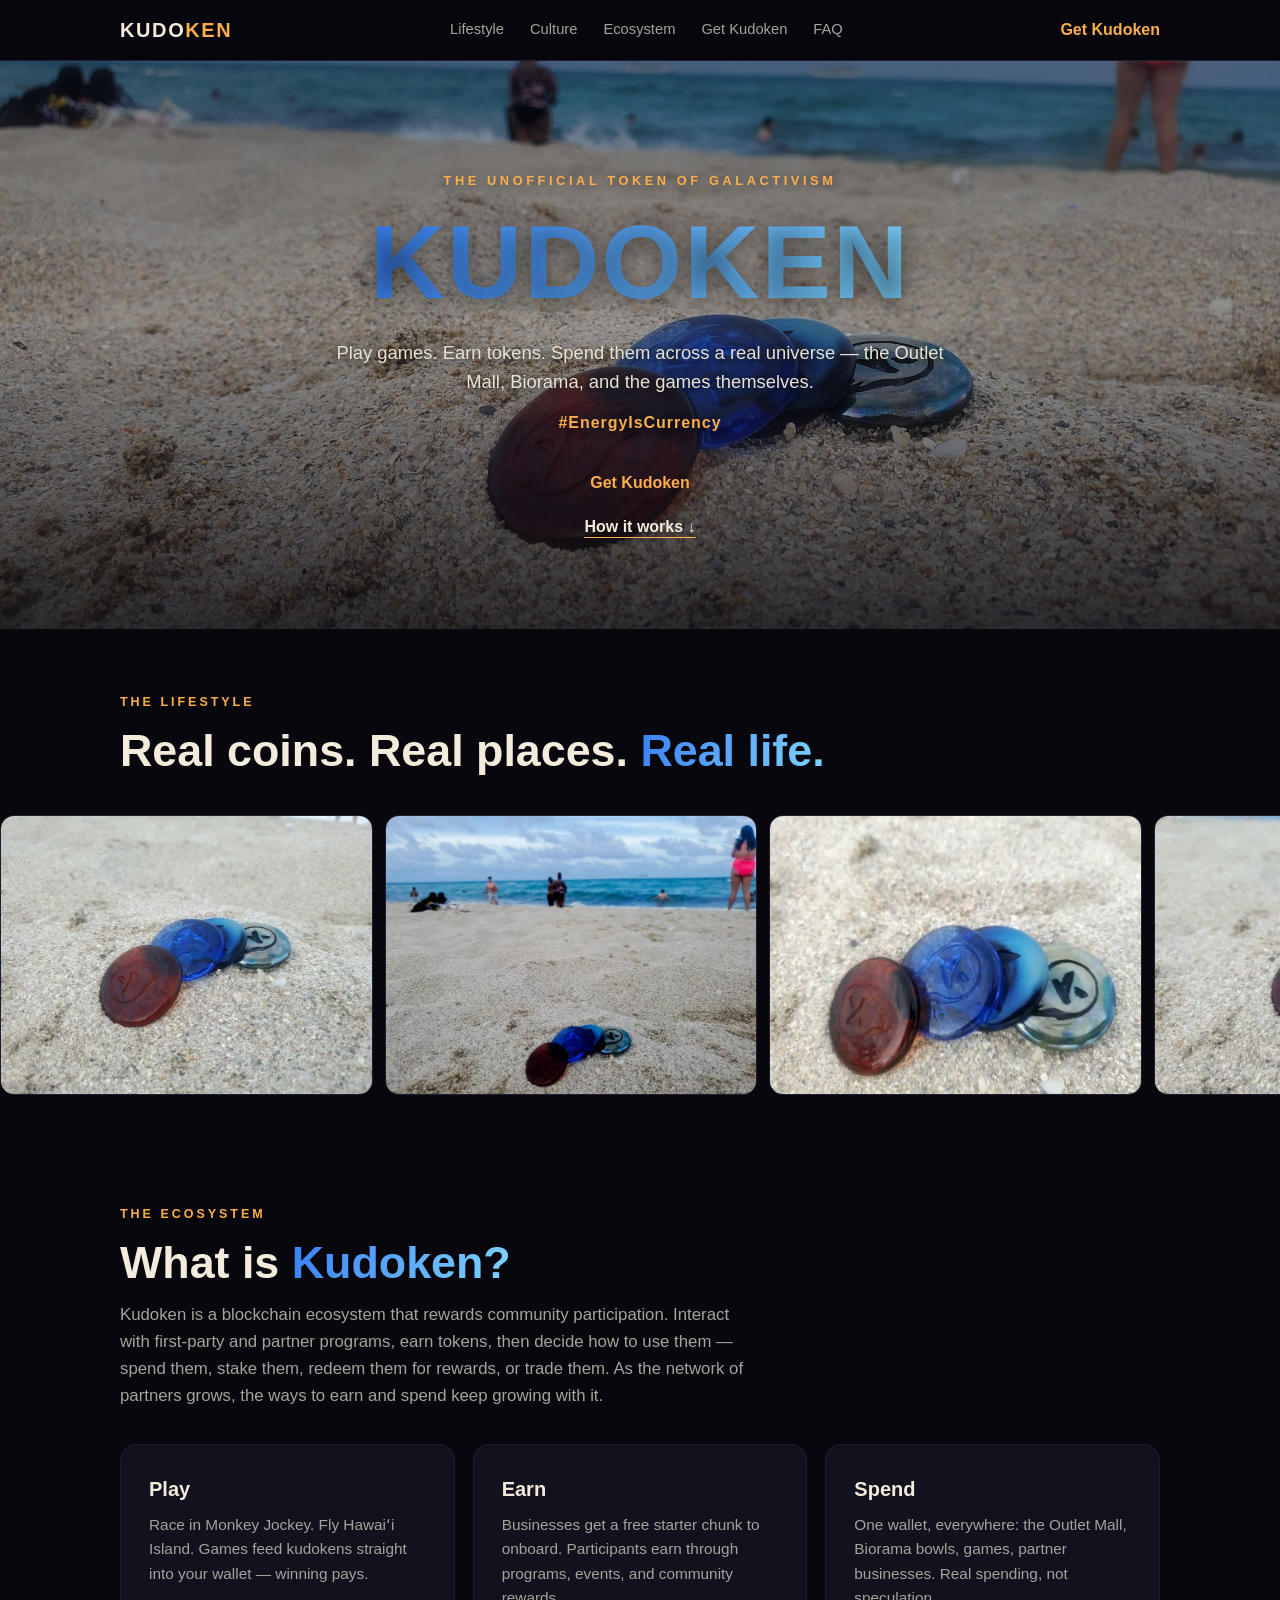
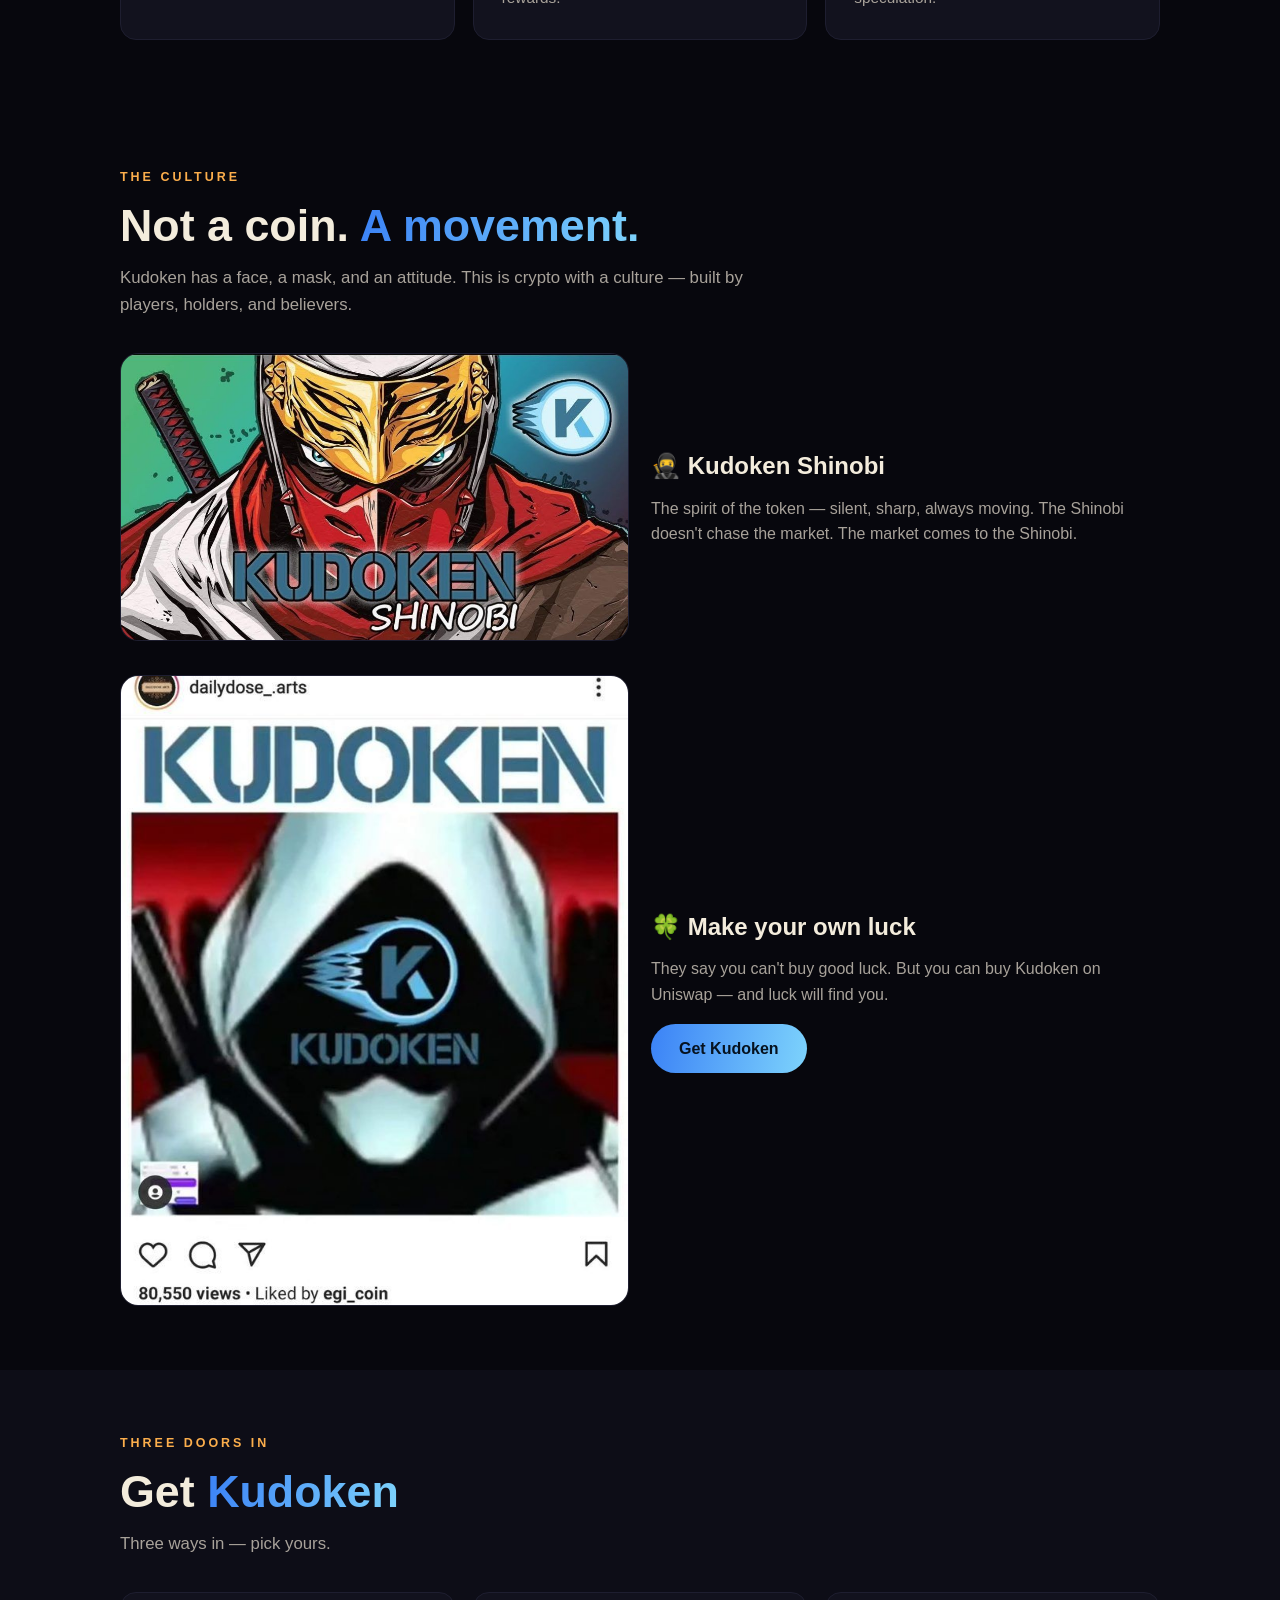
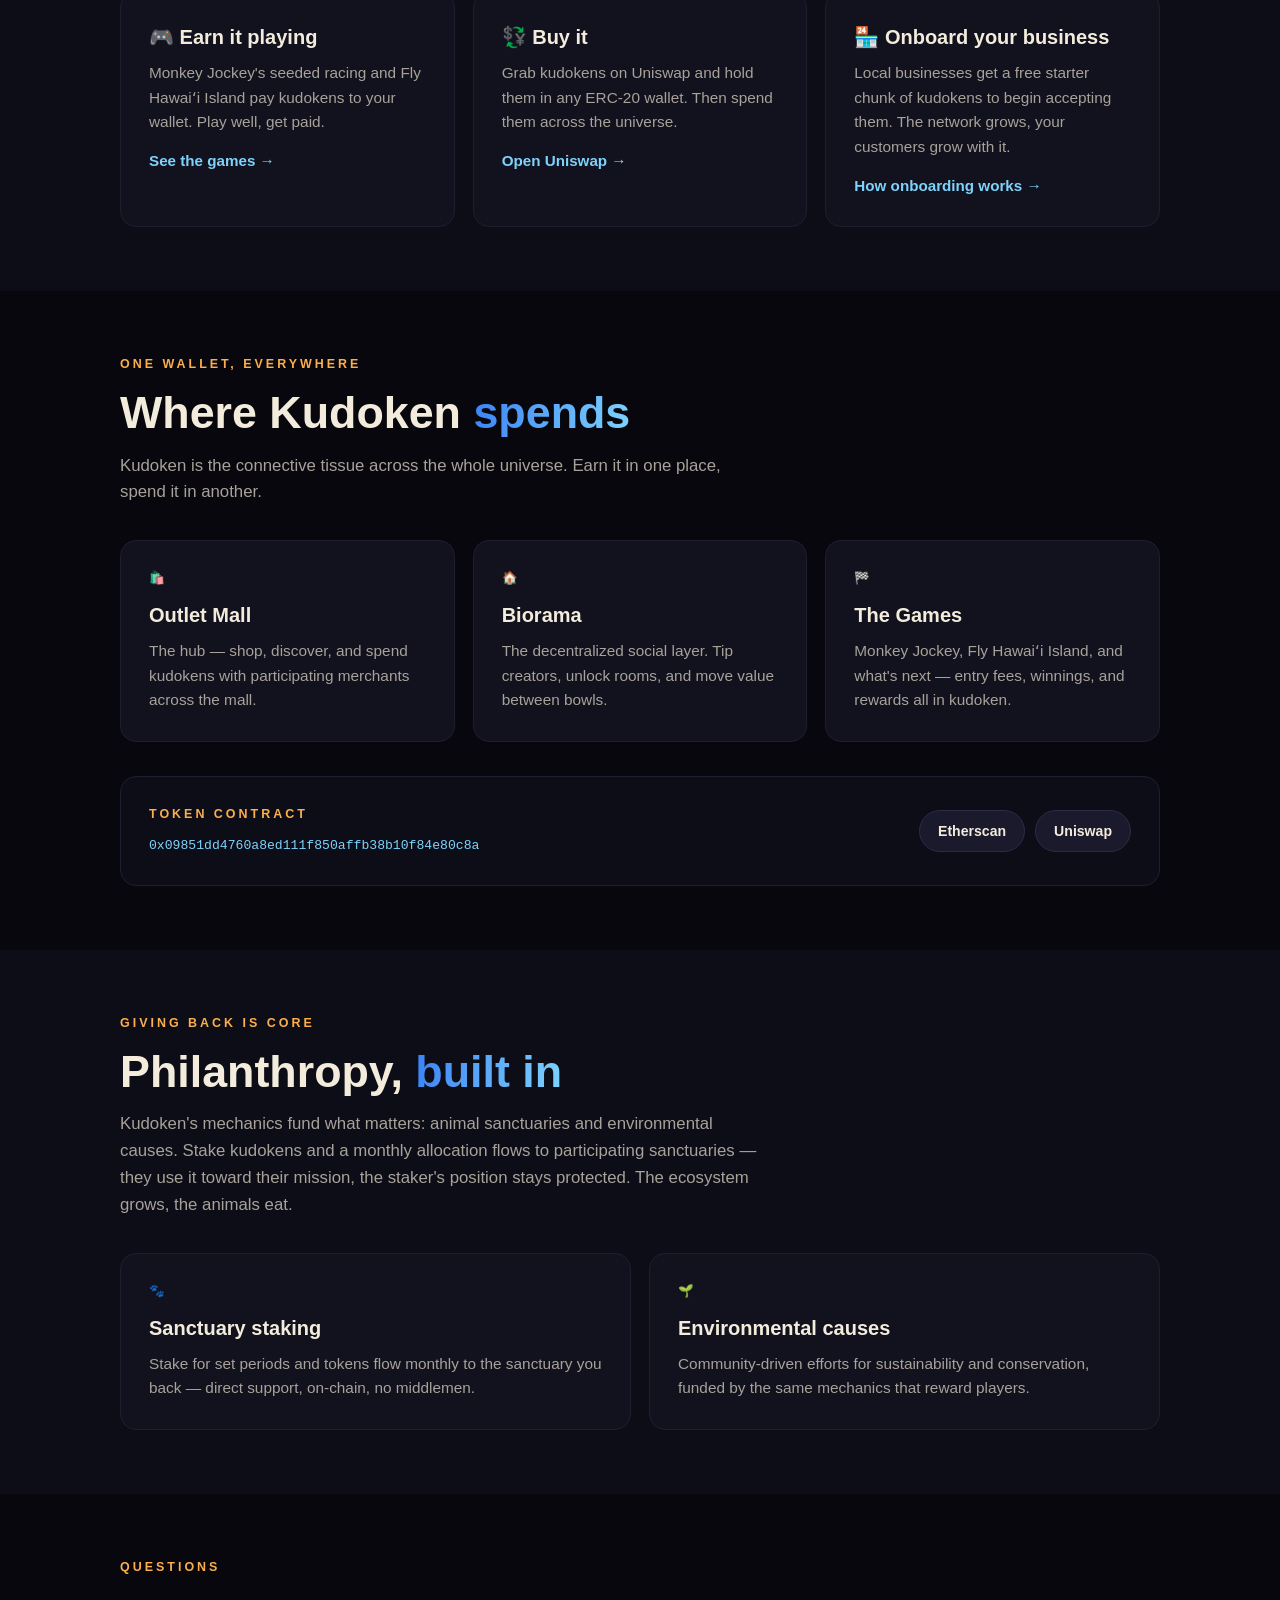
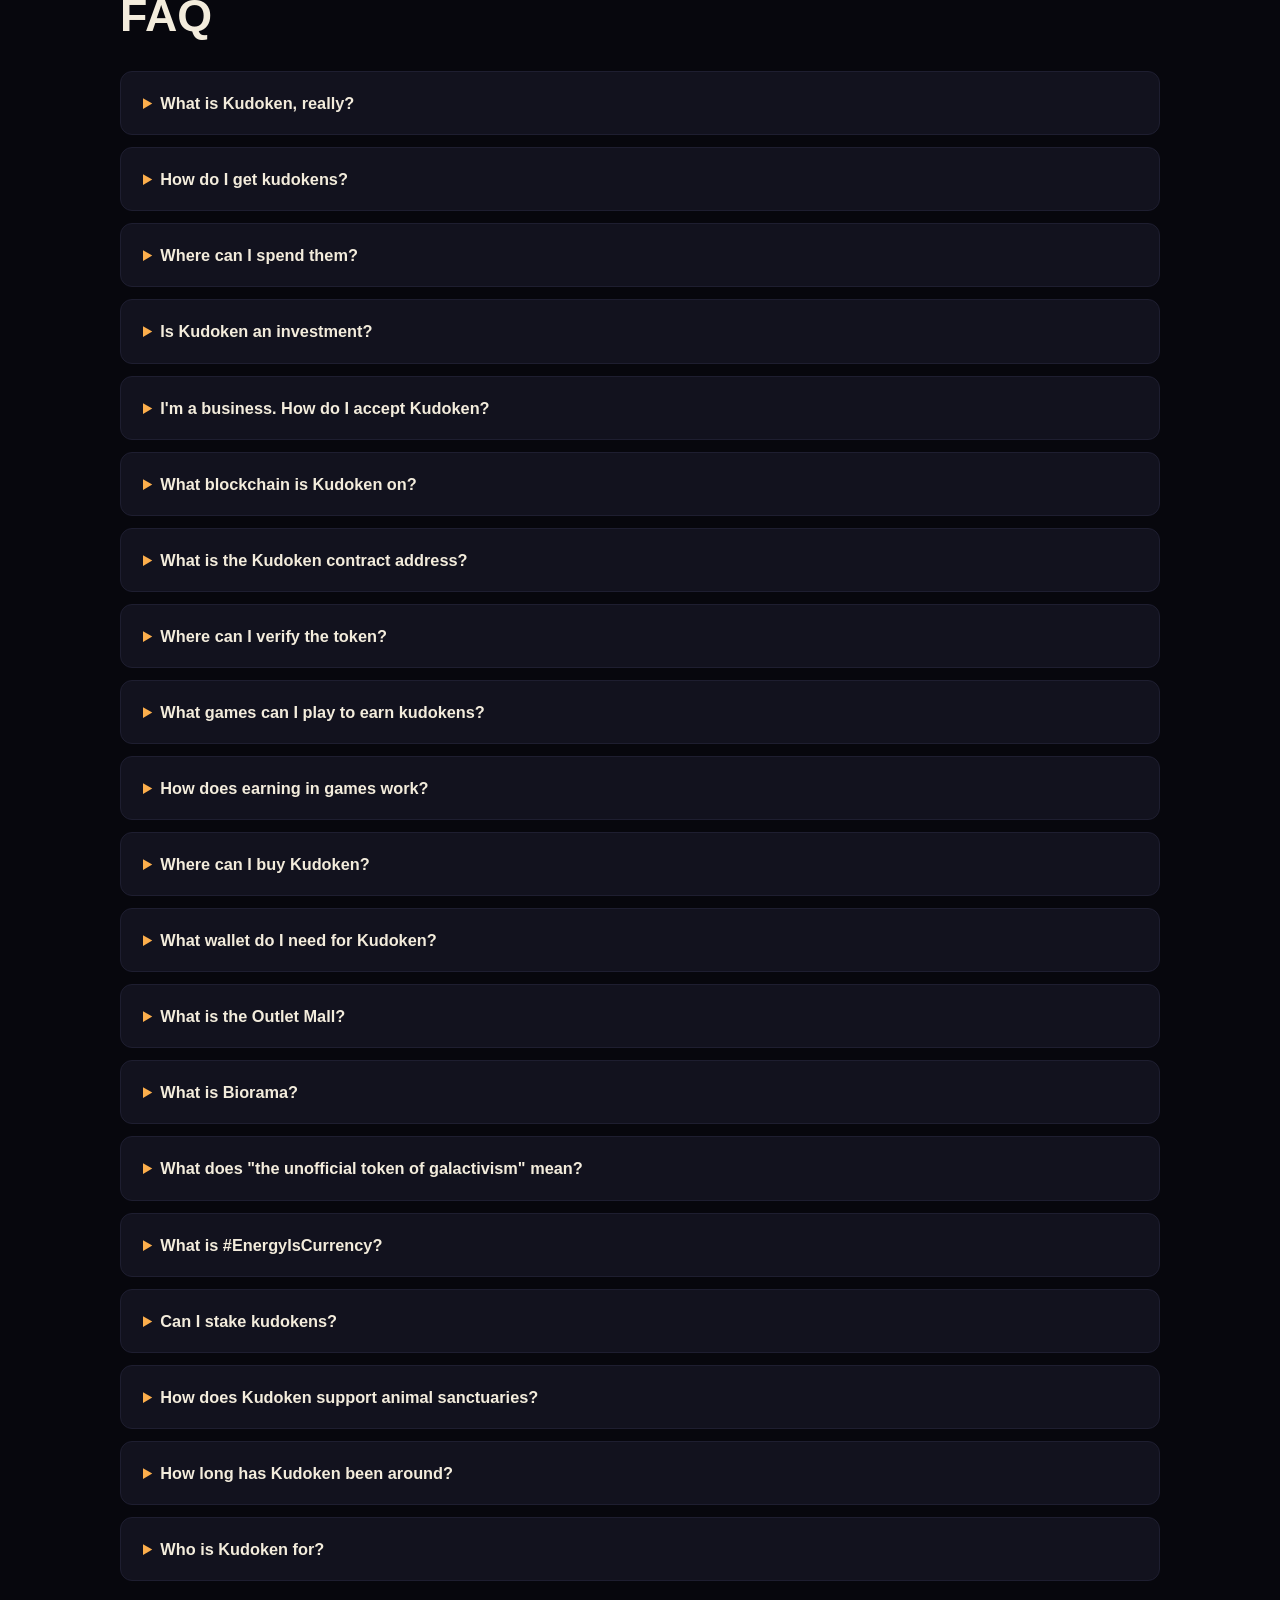
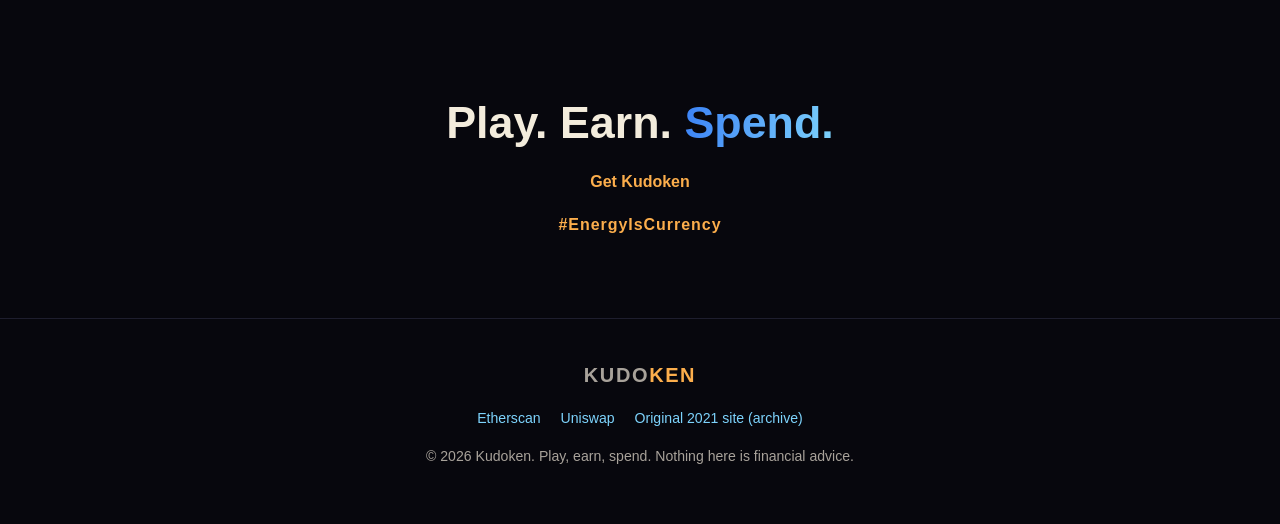
<file: index.html>
<!DOCTYPE html>
<html lang="en">
<head>
<meta charset="UTF-8">
<meta name="viewport" content="width=device-width, initial-scale=1.0">
<title>Kudoken — Play. Earn. Spend. #EnergyIsCurrency</title>
<meta name="description" content="Kudoken is the utility token for Jessie's universe: earn it playing games, spend it across the Outlet Mall, Biorama, and beyond. Play, earn, spend. #EnergyIsCurrency">
<style>
:root{
  --bg:#07070d; --bg2:#0d0d17; --card:#12121e;
  --cream:#f3ecdc; --muted:#a8a29a;
  --blue1:#3b82f6; --blue2:#7dd3fc; --amber:#fcae4c;
}
*{margin:0;padding:0;box-sizing:border-box}
body{background:var(--bg);color:var(--cream);font-family:-apple-system,BlinkMacSystemFont,"Segoe UI",Roboto,Helvetica,Arial,sans-serif;line-height:1.6;-webkit-font-smoothing:antialiased}
.grad{background:linear-gradient(100deg,var(--blue1),var(--blue2));-webkit-background-clip:text;background-clip:text;color:transparent}
.wrap{max-width:1080px;margin:0 auto;padding:0 20px}
/* nav */
nav{position:sticky;top:0;z-index:50;background:rgba(7,7,13,.88);backdrop-filter:blur(10px);border-bottom:1px solid #1e1e2e}
nav .wrap{display:flex;align-items:center;justify-content:space-between;height:60px}
.logo{font-weight:800;font-size:1.25rem;letter-spacing:.08em}
.logo span{color:var(--amber)}
.navlinks{display:none;gap:26px}
.navlinks a{color:var(--muted);text-decoration:none;font-size:.92rem}
.navlinks a:hover{color:var(--cream)}
.btn{display:inline-block;background:linear-gradient(100deg,var(--blue1),var(--blue2));color:#06121f;font-weight:700;text-decoration:none;padding:12px 28px;border-radius:999px;font-size:1rem;border:none;cursor:pointer}
.btn:hover{filter:brightness(1.12)}
.btn.ghost{background:transparent;color:var(--cream);border:1px solid #2c2c40}
@media(min-width:760px){.navlinks{display:flex}}
/* hero */
.hero{position:relative;text-align:center;padding:110px 20px 90px;background:#07070d;overflow:hidden}
.hero .bg{position:absolute;inset:0;width:100%;height:100%;object-fit:cover;object-position:center 65%}
.hero .shade{position:absolute;inset:0;background:linear-gradient(180deg,rgba(7,7,13,.42) 0%,rgba(7,7,13,.22) 45%,rgba(7,7,13,.78) 100%)}
.hero .inner{position:relative;z-index:2}
.hero .kicker{color:var(--amber);letter-spacing:.28em;font-size:.8rem;font-weight:700;margin-bottom:18px;text-shadow:0 2px 12px rgba(0,0,0,.6)}
.hero h1{font-size:clamp(3rem,10vw,6.5rem);font-weight:900;letter-spacing:.02em;line-height:1.02;text-shadow:0 4px 24px rgba(0,0,0,.55)}
.hero p.sub{color:#e8e2d4;font-size:1.15rem;max-width:620px;margin:22px auto 0;text-shadow:0 2px 10px rgba(0,0,0,.7)}
.hero p.tag{margin-top:14px;color:var(--amber);font-weight:700;letter-spacing:.06em;text-shadow:0 2px 10px rgba(0,0,0,.7)}
.hero .cta{margin-top:34px;display:flex;gap:14px;justify-content:center;flex-wrap:wrap}
.badges{margin-top:26px;display:flex;gap:10px;justify-content:center;flex-wrap:wrap}
.badge{font-size:.78rem;color:#e8e2d4;border:1px solid rgba(255,255,255,.28);background:rgba(7,7,13,.45);padding:5px 14px;border-radius:999px}
/* sections */
section{padding:64px 0}
.sec-kicker{color:var(--amber);letter-spacing:.24em;font-size:.78rem;font-weight:700;margin-bottom:12px}
h2{font-size:clamp(1.8rem,5vw,2.8rem);font-weight:800;margin-bottom:14px;line-height:1.15}
.lede{color:var(--muted);max-width:640px;font-size:1.05rem}
/* cards */
.grid{display:grid;gap:18px;margin-top:34px}
@media(min-width:760px){.grid.c3{grid-template-columns:repeat(3,1fr)}.grid.c2{grid-template-columns:repeat(2,1fr)}}
.card{background:var(--card);border:1px solid #1e1e30;border-radius:16px;padding:28px}
.card .n{font-size:.78rem;color:var(--amber);font-weight:700;letter-spacing:.18em;margin-bottom:10px}
.card h3{font-size:1.25rem;margin-bottom:8px}
.card p{color:var(--muted);font-size:.96rem}
.card .go{display:inline-block;margin-top:14px;color:var(--blue2);text-decoration:none;font-weight:600;font-size:.95rem}
/* contract */
.contract{background:var(--bg2);border:1px solid #1e1e30;border-radius:16px;padding:28px;margin-top:34px;display:flex;flex-wrap:wrap;gap:16px;align-items:center;justify-content:space-between}
.contract code{font-family:ui-monospace,Menlo,monospace;font-size:.82rem;color:var(--blue2);word-break:break-all}
.contract .row{display:flex;gap:10px;flex-wrap:wrap}
.mini{background:#1a1a2c;color:var(--cream);border:1px solid #2c2c44;padding:9px 18px;border-radius:999px;text-decoration:none;font-size:.88rem;font-weight:600}
/* faq */
.faq{margin-top:30px}
.faq details{background:var(--card);border:1px solid #1e1e30;border-radius:12px;margin-bottom:12px;padding:18px 22px}
.faq summary{font-weight:700;cursor:pointer;font-size:1.02rem}
.faq summary::marker{color:var(--amber)}
.faq p{color:var(--muted);margin-top:10px;font-size:.96rem}
/* lifestyle strip */
.strip{display:flex;gap:12px;overflow-x:auto;padding:10px 20px 26px;scroll-snap-type:x mandatory}
.strip img{height:220px;border-radius:14px;scroll-snap-align:start;flex-shrink:0;border:1px solid #1e1e30}
@media(min-width:760px){.strip img{height:280px}}
/* feature */
.feature{display:grid;gap:22px;margin-top:34px;align-items:center}
@media(min-width:760px){.feature{grid-template-columns:1fr 1fr}}
.feature img{width:100%;border-radius:18px;border:1px solid #1e1e30}
.feature h3{font-size:1.5rem;margin-bottom:10px}
.feature p{color:var(--muted)}
/* footer */
footer{border-top:1px solid #1e1e2e;padding:40px 0 56px;text-align:center;color:var(--muted);font-size:.88rem}
footer .fl{display:flex;gap:20px;justify-content:center;margin:16px 0;flex-wrap:wrap}
footer a{color:var(--blue2);text-decoration:none}
.big-cta{text-align:center;padding:40px 20px 80px}
.big-cta h2{margin-bottom:20px}
</style>
<script type="application/ld+json">
{
  "@context": "https://schema.org",
  "@type": "FAQPage",
  "mainEntity": [
    {
      "@type": "Question",
      "name": "What is Kudoken, really?",
      "acceptedAnswer": { "@type": "Answer", "text": "A utility token on Ethereum (ERC-20) that powers a rewards ecosystem: earn it by participating — games, programs, partner businesses — and spend it across the Outlet Mall, Biorama, and games. It's built for using, not just holding." }
    },
    {
      "@type": "Question",
      "name": "How do I get kudokens?",
      "acceptedAnswer": { "@type": "Answer", "text": "Three ways: earn them playing games like Monkey Jockey and Fly Hawaiʻi Island, buy them on Uniswap, or — if you're a business — get a free starter chunk when you onboard to accept them." }
    },
    {
      "@type": "Question",
      "name": "Where can I spend them?",
      "acceptedAnswer": { "@type": "Answer", "text": "Across the universe: the Outlet Mall, Biorama bowls, in-game purchases and rewards, and participating partner businesses. The partner list keeps growing." }
    },
    {
      "@type": "Question",
      "name": "Is Kudoken an investment?",
      "acceptedAnswer": { "@type": "Answer", "text": "Kudoken is a utility token — it's designed to be earned and spent inside an ecosystem. Nothing here is financial advice, and no returns are promised. Play, earn, spend." }
    },
    {
      "@type": "Question",
      "name": "I'm a business. How do I accept Kudoken?",
      "acceptedAnswer": { "@type": "Answer", "text": "Onboarding businesses receive a free starter chunk of kudokens to get going. Reach out and we'll walk you through accepting them — your customers earn, you get discovered." }
    },
    {
      "@type": "Question",
      "name": "What blockchain is Kudoken on?",
      "acceptedAnswer": { "@type": "Answer", "text": "Ethereum. Kudoken is an ERC-20 token, so it works with standard Ethereum wallets and tools." }
    },
    {
      "@type": "Question",
      "name": "What is the Kudoken contract address?",
      "acceptedAnswer": { "@type": "Answer", "text": "0x09851dd4760a8ed111f850affb38b10f84e80c8a — it's published on kudoken.space and linked to Etherscan so anyone can verify they're holding the real token." }
    },
    {
      "@type": "Question",
      "name": "Where can I verify the token?",
      "acceptedAnswer": { "@type": "Answer", "text": "On Etherscan — the link is on kudoken.space next to the contract address. Always check the contract address before buying anywhere." }
    },
    {
      "@type": "Question",
      "name": "What games can I play to earn kudokens?",
      "acceptedAnswer": { "@type": "Answer", "text": "Monkey Jockey, the seeded racing game, and Fly Hawaiʻi Island, the flight game. Games feed kudokens straight into your wallet — winning pays." }
    },
    {
      "@type": "Question",
      "name": "How does earning in games work?",
      "acceptedAnswer": { "@type": "Answer", "text": "Play the games and kudokens are paid to your wallet: race winnings in Monkey Jockey, rewards in Fly Hawaiʻi Island, plus entry fees, winnings, and rewards across the games — all in kudoken." }
    },
    {
      "@type": "Question",
      "name": "Where can I buy Kudoken?",
      "acceptedAnswer": { "@type": "Answer", "text": "On Uniswap. The \"Get Kudoken\" button on kudoken.space goes straight there. Hold what you buy in any ERC-20 wallet." }
    },
    {
      "@type": "Question",
      "name": "What wallet do I need for Kudoken?",
      "acceptedAnswer": { "@type": "Answer", "text": "Any ERC-20 wallet. Kudoken is a standard Ethereum token, so the wallet you already use for Ethereum tokens works." }
    },
    {
      "@type": "Question",
      "name": "What is the Outlet Mall?",
      "acceptedAnswer": { "@type": "Answer", "text": "The hub of the universe — a mall where you can shop, discover, and spend kudokens with participating merchants." }
    },
    {
      "@type": "Question",
      "name": "What is Biorama?",
      "acceptedAnswer": { "@type": "Answer", "text": "The decentralized social layer of the universe. In Biorama you can tip creators, unlock rooms, and move value between bowls — and kudokens are how value moves." }
    },
    {
      "@type": "Question",
      "name": "What does \"the unofficial token of galactivism\" mean?",
      "acceptedAnswer": { "@type": "Answer", "text": "It's Kudoken's banner. This is crypto with a culture and a cause: the ecosystem rewards participation and builds giving back into its mechanics. Unofficial, unbothered, and aimed at the galaxy." }
    },
    {
      "@type": "Question",
      "name": "What is #EnergyIsCurrency?",
      "acceptedAnswer": { "@type": "Answer", "text": "The ecosystem's motto. Kudoken rewards community participation — the energy you put into the games, the mall, and the community is what earns. Energy is currency." }
    },
    {
      "@type": "Question",
      "name": "Can I stake kudokens?",
      "acceptedAnswer": { "@type": "Answer", "text": "Yes. The ecosystem is built so you can spend kudokens, stake them, redeem them for rewards, or trade them. Staking is also how the philanthropy mechanics run." }
    },
    {
      "@type": "Question",
      "name": "How does Kudoken support animal sanctuaries?",
      "acceptedAnswer": { "@type": "Answer", "text": "Philanthropy is built into the mechanics. Stake kudokens for set periods and a monthly allocation flows to the participating sanctuary you back — direct support, on-chain, no middlemen. Environmental causes are funded by the same mechanics." }
    },
    {
      "@type": "Question",
      "name": "How long has Kudoken been around?",
      "acceptedAnswer": { "@type": "Answer", "text": "Since 2021. The original kudoken.io site is preserved in the Wayback Machine — there's a link in the footer of kudoken.space." }
    },
    {
      "@type": "Question",
      "name": "Who is Kudoken for?",
      "acceptedAnswer": { "@type": "Answer", "text": "Players, holders, and believers — anyone who wants to play, earn, and spend inside one connected universe instead of watching charts. It's crypto with a face, a mask, and an attitude." }
    }
  ]
}
</script>
</head>
<body>

<nav>
  <div class="wrap">
    <div class="logo">KUDO<span>KEN</span></div>
    <div class="navlinks">
      <a href="#lifestyle">Lifestyle</a>
      <a href="#culture">Culture</a>
      <a href="#ecosystem">Ecosystem</a>
      <a href="#get">Get Kudoken</a>
      <a href="#faq">FAQ</a>
    </div>
    <a href="https://app.uniswap.org/" target="_blank" rel="noopener" style="color:var(--amber);font-weight:700;text-decoration:none">Get Kudoken</a>
  </div>
</nav>

<header class="hero">
  <img class="bg" src="images/hero-beach.jpg" alt="">
  <div class="shade"></div>
  <div class="inner">
  <div class="kicker">THE UNOFFICIAL TOKEN OF GALACTIVISM</div>
  <h1><span class="grad">KUDOKEN</span></h1>
  <p class="sub">Play games. Earn tokens. Spend them across a real universe — the Outlet Mall, Biorama, and the games themselves.</p>
  <p class="tag">#EnergyIsCurrency</p>
  <div class="cta">
    <a href="https://app.uniswap.org/" target="_blank" rel="noopener" style="color:var(--amber);font-weight:700;text-decoration:none">Get Kudoken</a>
  </div>
  <p style="margin-top:18px"><a href="#ecosystem" style="color:var(--cream);font-weight:600;text-decoration:none;border-bottom:1px solid var(--amber);padding-bottom:2px">How it works ↓</a></p>
  </div>
</header>

<section id="lifestyle" style="padding-bottom:20px">
  <div class="wrap">
    <div class="sec-kicker">THE LIFESTYLE</div>
    <h2>Real coins. Real places. <span class="grad">Real life.</span></h2>
  </div>
  <div class="strip" style="margin-top:28px">
    <img src="images/beach-2.jpg" alt="Kudoken coins in the sand">
    <img src="images/beach-3.jpg" alt="Kudoken coins at the shoreline">
    <img src="images/beach-4.jpg" alt="Kudoken coins close up on sand">
    <img src="images/beach-5.jpg" alt="Kudoken coins with the ocean behind">
    <img src="images/surfer.jpg" alt="Kudoken surf culture">
  </div>
</section>

<section id="ecosystem">
  <div class="wrap">
    <div class="sec-kicker">THE ECOSYSTEM</div>
    <h2>What is <span class="grad">Kudoken?</span></h2>
    <p class="lede">Kudoken is a blockchain ecosystem that rewards community participation. Interact with first-party and partner programs, earn tokens, then decide how to use them — spend them, stake them, redeem them for rewards, or trade them. As the network of partners grows, the ways to earn and spend keep growing with it.</p>
    <div class="grid c3">
      <div class="card">
        <h3>Play</h3>
        <p>Race in Monkey Jockey. Fly Hawaiʻi Island. Games feed kudokens straight into your wallet — winning pays.</p>
      </div>
      <div class="card">
        <h3>Earn</h3>
        <p>Businesses get a free starter chunk to onboard. Participants earn through programs, events, and community rewards.</p>
      </div>
      <div class="card">
        <h3>Spend</h3>
        <p>One wallet, everywhere: the Outlet Mall, Biorama bowls, games, partner businesses. Real spending, not speculation.</p>
      </div>
    </div>
  </div>
</section>

<section id="culture">
  <div class="wrap">
    <div class="sec-kicker">THE CULTURE</div>
    <h2>Not a coin. <span class="grad">A movement.</span></h2>
    <p class="lede">Kudoken has a face, a mask, and an attitude. This is crypto with a culture — built by players, holders, and believers.</p>
    <div class="feature">
      <img src="images/shinobi.jpg" alt="Kudoken Shinobi">
      <div>
        <h3>🥷 Kudoken Shinobi</h3>
        <p>The spirit of the token — silent, sharp, always moving. The Shinobi doesn't chase the market. The market comes to the Shinobi.</p>
      </div>
    </div>
    <div class="feature">
      <img src="images/goodluck.jpg" alt="They say you can't buy good luck — but you can buy Kudoken">
      <div>
        <h3>🍀 Make your own luck</h3>
        <p>They say you can't buy good luck. But you can buy Kudoken on Uniswap — and luck will find you.</p>
        <p style="margin-top:16px"><a class="btn" href="https://app.uniswap.org/" target="_blank" rel="noopener">Get Kudoken</a></p>
      </div>
    </div>
  </div>
</section>

<section id="get" style="background:var(--bg2)">
  <div class="wrap">
    <div class="sec-kicker">THREE DOORS IN</div>
    <h2>Get <span class="grad">Kudoken</span></h2>
    <p class="lede">Three ways in — pick yours.</p>
    <div class="grid c3">
      <div class="card">
        <h3>🎮 Earn it playing</h3>
        <p>Monkey Jockey's seeded racing and Fly Hawaiʻi Island pay kudokens to your wallet. Play well, get paid.</p>
        <a class="go" href="#spend">See the games →</a>
      </div>
      <div class="card">
        <h3>💱 Buy it</h3>
        <p>Grab kudokens on Uniswap and hold them in any ERC-20 wallet. Then spend them across the universe.</p>
        <a class="go" href="https://app.uniswap.org/" target="_blank" rel="noopener">Open Uniswap →</a>
      </div>
      <div class="card">
        <h3>🏪 Onboard your business</h3>
        <p>Local businesses get a free starter chunk of kudokens to begin accepting them. The network grows, your customers grow with it.</p>
        <a class="go" href="#faq">How onboarding works →</a>
      </div>
    </div>
  </div>
</section>

<section id="spend">
  <div class="wrap">
    <div class="sec-kicker">ONE WALLET, EVERYWHERE</div>
    <h2>Where Kudoken <span class="grad">spends</span></h2>
    <p class="lede">Kudoken is the connective tissue across the whole universe. Earn it in one place, spend it in another.</p>
    <div class="grid c3">
      <div class="card">
        <div class="n">🛍️</div>
        <h3>Outlet Mall</h3>
        <p>The hub — shop, discover, and spend kudokens with participating merchants across the mall.</p>
      </div>
      <div class="card">
        <div class="n">🏠</div>
        <h3>Biorama</h3>
        <p>The decentralized social layer. Tip creators, unlock rooms, and move value between bowls.</p>
      </div>
      <div class="card">
        <div class="n">🏁</div>
        <h3>The Games</h3>
        <p>Monkey Jockey, Fly Hawaiʻi Island, and what's next — entry fees, winnings, and rewards all in kudoken.</p>
      </div>
    </div>
    <div class="contract">
      <div>
        <div class="sec-kicker" style="margin-bottom:6px">TOKEN CONTRACT</div>
        <code>0x09851dd4760a8ed111f850affb38b10f84e80c8a</code>
      </div>
      <div class="row">
        <a class="mini" href="https://etherscan.io/token/0x09851dd4760a8ed111f850affb38b10f84e80c8a" target="_blank" rel="noopener">Etherscan</a>
        <a class="mini" href="https://app.uniswap.org/" target="_blank" rel="noopener">Uniswap</a>
      </div>
    </div>
  </div>
</section>

<section id="philanthropy" style="background:var(--bg2)">
  <div class="wrap">
    <div class="sec-kicker">GIVING BACK IS CORE</div>
    <h2>Philanthropy, <span class="grad">built in</span></h2>
    <p class="lede">Kudoken's mechanics fund what matters: animal sanctuaries and environmental causes. Stake kudokens and a monthly allocation flows to participating sanctuaries — they use it toward their mission, the staker's position stays protected. The ecosystem grows, the animals eat.</p>
    <div class="grid c2">
      <div class="card">
        <div class="n">🐾</div>
        <h3>Sanctuary staking</h3>
        <p>Stake for set periods and tokens flow monthly to the sanctuary you back — direct support, on-chain, no middlemen.</p>
      </div>
      <div class="card">
        <div class="n">🌱</div>
        <h3>Environmental causes</h3>
        <p>Community-driven efforts for sustainability and conservation, funded by the same mechanics that reward players.</p>
      </div>
    </div>
  </div>
</section>

<section id="faq">
  <div class="wrap">
    <div class="sec-kicker">QUESTIONS</div>
    <h2>FAQ</h2>
    <div class="faq">
      <details>
        <summary>What is Kudoken, really?</summary>
        <p>A utility token on Ethereum (ERC-20) that powers a rewards ecosystem: earn it by participating — games, programs, partner businesses — and spend it across the Outlet Mall, Biorama, and games. It's built for using, not just holding.</p>
      </details>
      <details>
        <summary>How do I get kudokens?</summary>
        <p>Three ways: earn them playing games like Monkey Jockey and Fly Hawaiʻi Island, buy them on Uniswap, or — if you're a business — get a free starter chunk when you onboard to accept them.</p>
      </details>
      <details>
        <summary>Where can I spend them?</summary>
        <p>Across the universe: the Outlet Mall, Biorama bowls, in-game purchases and rewards, and participating partner businesses. The partner list keeps growing.</p>
      </details>
      <details>
        <summary>Is Kudoken an investment?</summary>
        <p>Kudoken is a utility token — it's designed to be earned and spent inside an ecosystem. Nothing here is financial advice, and no returns are promised. Play, earn, spend.</p>
      </details>
      <details>
        <summary>I'm a business. How do I accept Kudoken?</summary>
        <p>Onboarding businesses receive a free starter chunk of kudokens to get going. Reach out and we'll walk you through accepting them — your customers earn, you get discovered.</p>
      </details>
      <details>
        <summary>What blockchain is Kudoken on?</summary>
        <p>Ethereum. Kudoken is an ERC-20 token, so it works with standard Ethereum wallets and tools.</p>
      </details>
      <details>
        <summary>What is the Kudoken contract address?</summary>
        <p>0x09851dd4760a8ed111f850affb38b10f84e80c8a — it's published on kudoken.space and linked to Etherscan so anyone can verify they're holding the real token.</p>
      </details>
      <details>
        <summary>Where can I verify the token?</summary>
        <p>On Etherscan — the link is on kudoken.space next to the contract address. Always check the contract address before buying anywhere.</p>
      </details>
      <details>
        <summary>What games can I play to earn kudokens?</summary>
        <p>Monkey Jockey, the seeded racing game, and Fly Hawaiʻi Island, the flight game. Games feed kudokens straight into your wallet — winning pays.</p>
      </details>
      <details>
        <summary>How does earning in games work?</summary>
        <p>Play the games and kudokens are paid to your wallet: race winnings in Monkey Jockey, rewards in Fly Hawaiʻi Island, plus entry fees, winnings, and rewards across the games — all in kudoken.</p>
      </details>
      <details>
        <summary>Where can I buy Kudoken?</summary>
        <p>On Uniswap. The "Get Kudoken" button on kudoken.space goes straight there. Hold what you buy in any ERC-20 wallet.</p>
      </details>
      <details>
        <summary>What wallet do I need for Kudoken?</summary>
        <p>Any ERC-20 wallet. Kudoken is a standard Ethereum token, so the wallet you already use for Ethereum tokens works.</p>
      </details>
      <details>
        <summary>What is the Outlet Mall?</summary>
        <p>The hub of the universe — a mall where you can shop, discover, and spend kudokens with participating merchants.</p>
      </details>
      <details>
        <summary>What is Biorama?</summary>
        <p>The decentralized social layer of the universe. In Biorama you can tip creators, unlock rooms, and move value between bowls — and kudokens are how value moves.</p>
      </details>
      <details>
        <summary>What does "the unofficial token of galactivism" mean?</summary>
        <p>It's Kudoken's banner. This is crypto with a culture and a cause: the ecosystem rewards participation and builds giving back into its mechanics. Unofficial, unbothered, and aimed at the galaxy.</p>
      </details>
      <details>
        <summary>What is #EnergyIsCurrency?</summary>
        <p>The ecosystem's motto. Kudoken rewards community participation — the energy you put into the games, the mall, and the community is what earns. Energy is currency.</p>
      </details>
      <details>
        <summary>Can I stake kudokens?</summary>
        <p>Yes. The ecosystem is built so you can spend kudokens, stake them, redeem them for rewards, or trade them. Staking is also how the philanthropy mechanics run.</p>
      </details>
      <details>
        <summary>How does Kudoken support animal sanctuaries?</summary>
        <p>Philanthropy is built into the mechanics. Stake kudokens for set periods and a monthly allocation flows to the participating sanctuary you back — direct support, on-chain, no middlemen. Environmental causes are funded by the same mechanics.</p>
      </details>
      <details>
        <summary>How long has Kudoken been around?</summary>
        <p>Since 2021. The original kudoken.io site is preserved in the Wayback Machine — there's a link in the footer of kudoken.space.</p>
      </details>
      <details>
        <summary>Who is Kudoken for?</summary>
        <p>Players, holders, and believers — anyone who wants to play, earn, and spend inside one connected universe instead of watching charts. It's crypto with a face, a mask, and an attitude.</p>
      </details>
    </div>
  </div>
</section>

<div class="big-cta">
  <div class="wrap">
    <h2>Play. Earn. <span class="grad">Spend.</span></h2>
    <a href="https://app.uniswap.org/" target="_blank" rel="noopener" style="color:var(--amber);font-weight:700;text-decoration:none">Get Kudoken</a>
    <p style="margin-top:18px;color:var(--amber);font-weight:700;letter-spacing:.06em">#EnergyIsCurrency</p>
  </div>
</div>

<footer>
  <div class="wrap">
    <div class="logo" style="margin-bottom:6px">KUDO<span>KEN</span></div>
    <div class="fl">
      <a href="https://etherscan.io/token/0x09851dd4760a8ed111f850affb38b10f84e80c8a" target="_blank" rel="noopener">Etherscan</a>
      <a href="https://app.uniswap.org/" target="_blank" rel="noopener">Uniswap</a>
      <a href="https://web.archive.org/web/20221203163118/https://kudoken.io/" target="_blank" rel="noopener">Original 2021 site (archive)</a>
    </div>
    <p>© 2026 Kudoken. Play, earn, spend. Nothing here is financial advice.</p>
  </div>
</footer>

</body>
</html>
</file>
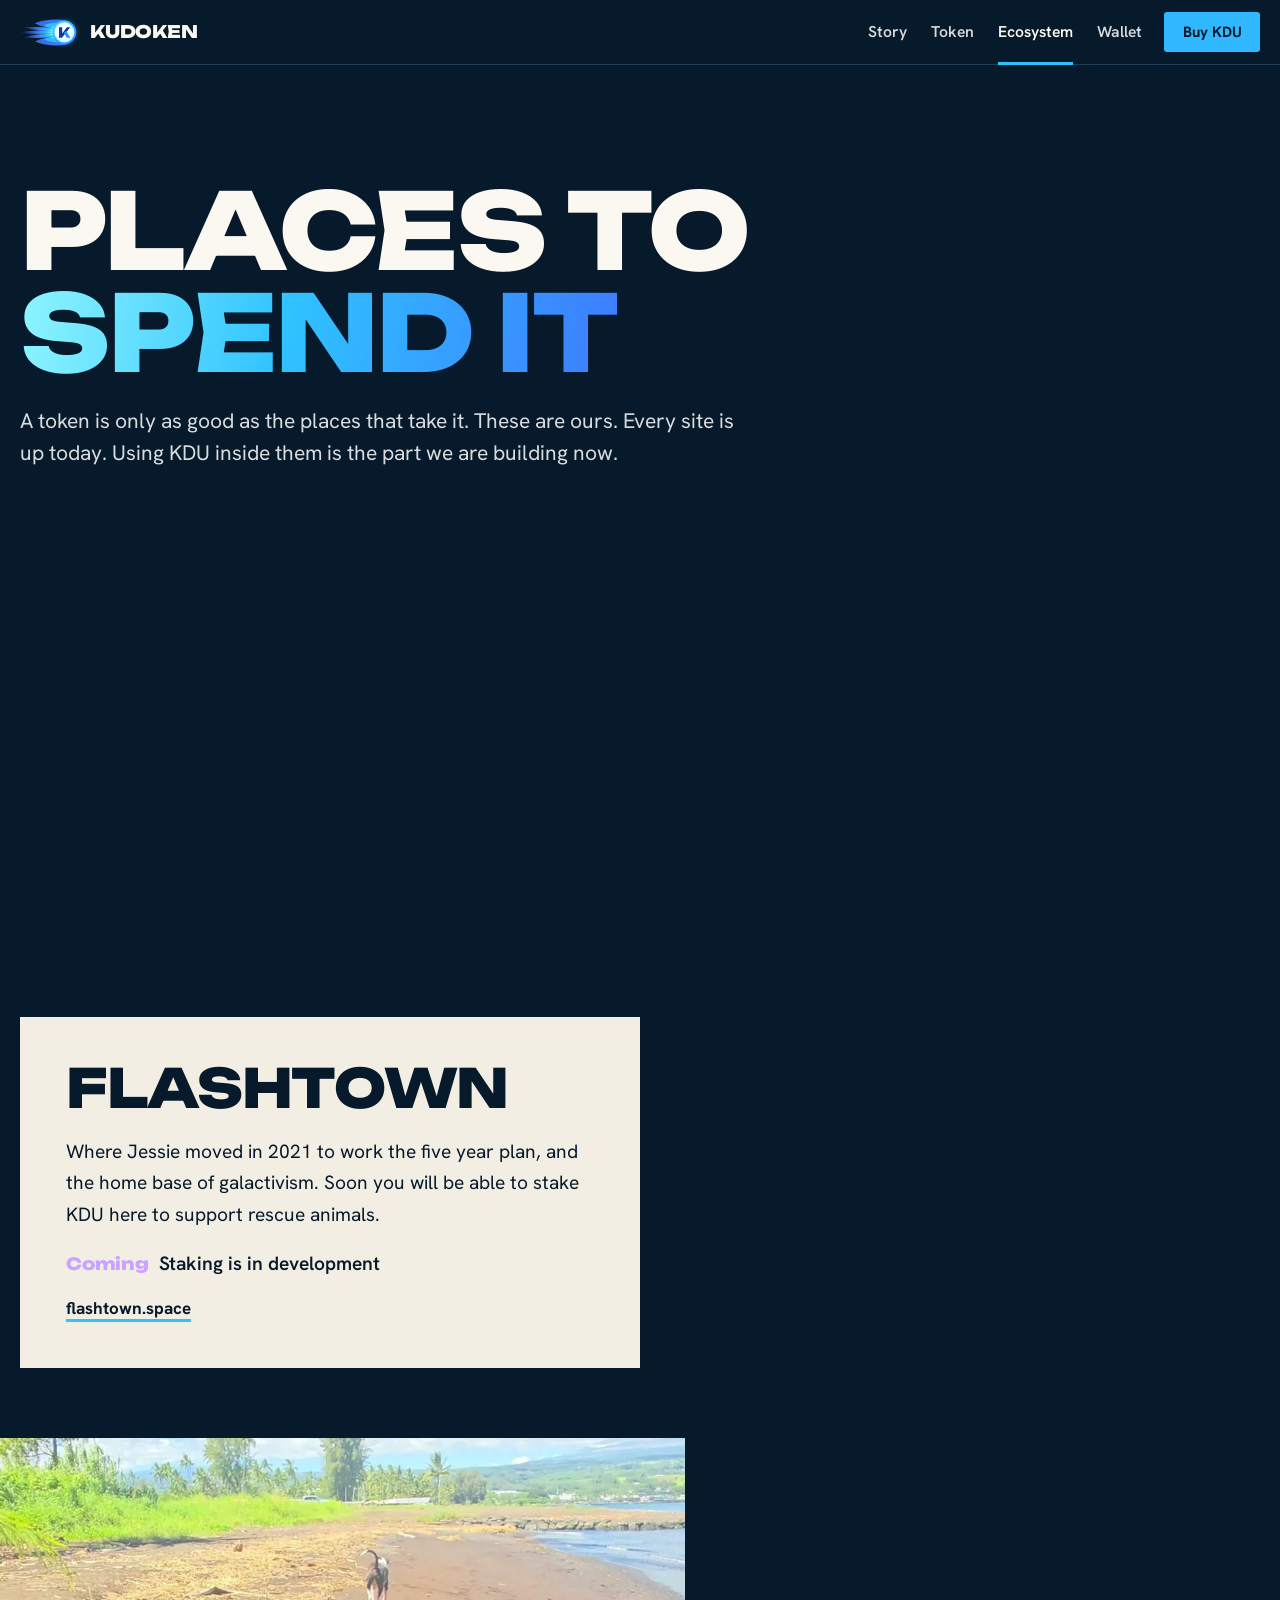
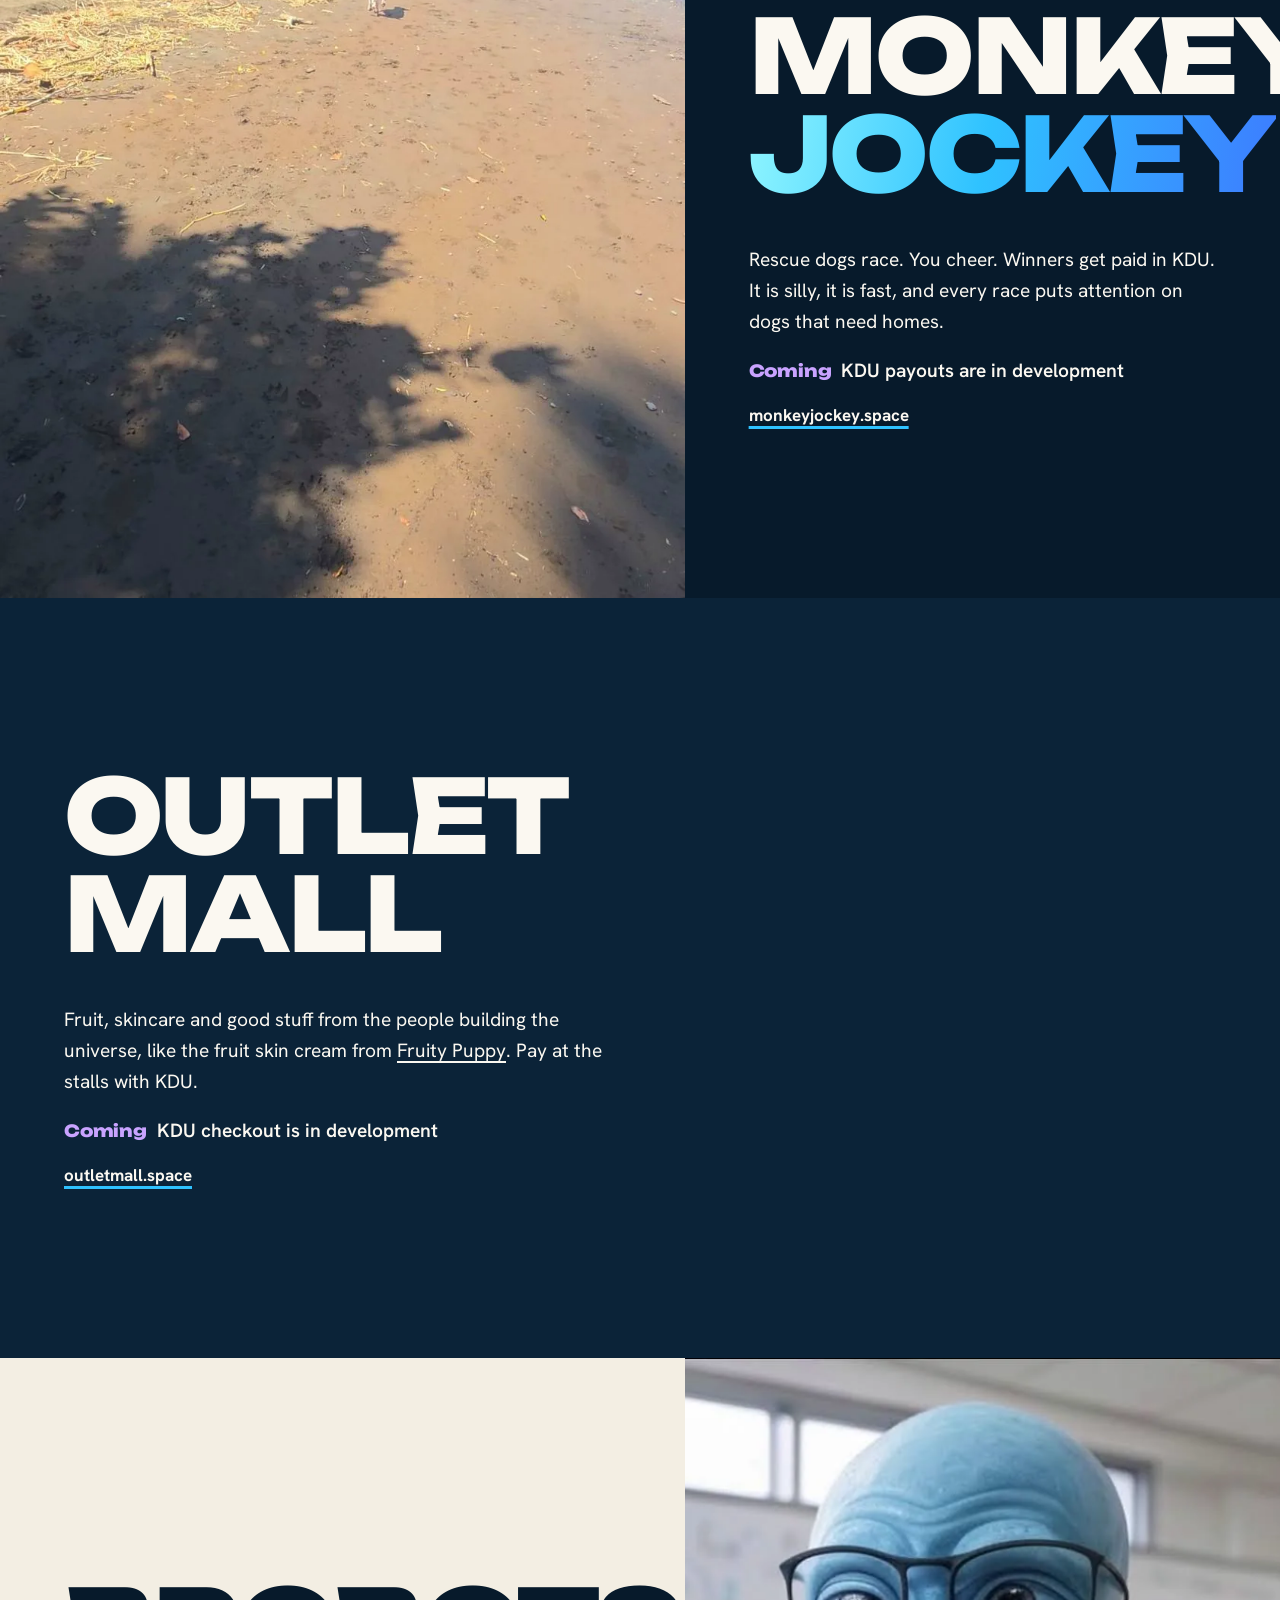
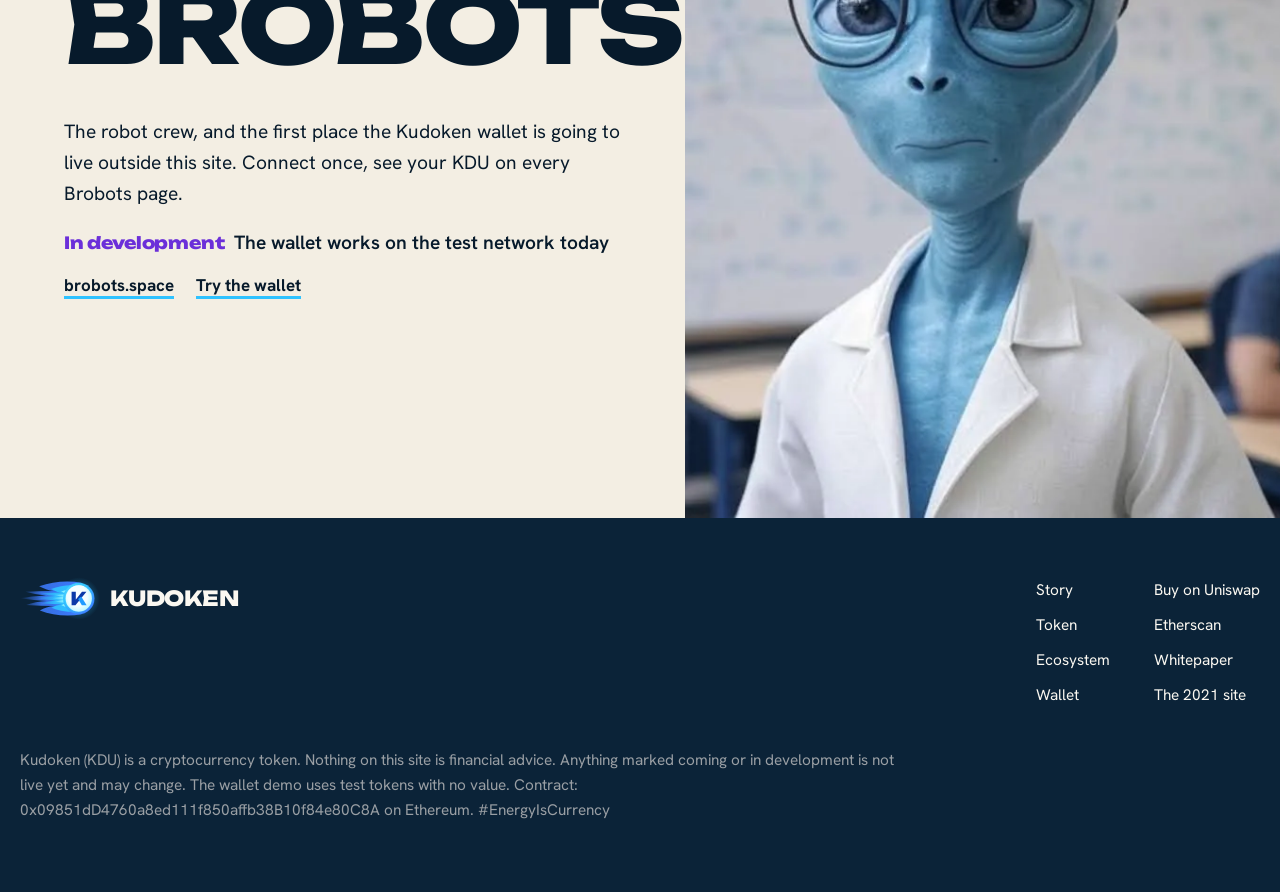
<file: ecosystem/index.html>
<!DOCTYPE html>
<html lang="en">
<head>
<meta charset="utf-8">
<meta name="viewport" content="width=device-width, initial-scale=1">
<title>The ecosystem | Kudoken (KDU)</title>
<meta name="description" content="FlashTown, Monkey Jockey, Outlet Mall and Brobots: the places Kudoken is meant to be spent.">
<link rel="canonical" href="https://kudoken.space/ecosystem/">
<meta property="og:type" content="website">
<meta property="og:site_name" content="Kudoken">
<meta property="og:title" content="The ecosystem | Kudoken (KDU)">
<meta property="og:description" content="FlashTown, Monkey Jockey, Outlet Mall and Brobots: the places Kudoken is meant to be spent.">
<meta property="og:url" content="https://kudoken.space/ecosystem/">
<meta property="og:image" content="https://kudoken.space/images/v4/og.jpg">
<meta property="og:image:width" content="1200">
<meta property="og:image:height" content="630">
<meta name="twitter:card" content="summary_large_image">
<meta name="twitter:image" content="https://kudoken.space/images/v4/og.jpg">
<meta name="theme-color" content="#071a2b">
<link rel="icon" type="image/svg+xml" href="/images/v3/fb-coin.svg">
<link rel="icon" type="image/png" sizes="32x32" href="/images/v3/fb-32.png">
<link rel="icon" type="image/png" sizes="16x16" href="/images/v3/fb-16.png">
<link rel="apple-touch-icon" href="/images/v3/fb-180.png">
<link rel="preload" href="/fonts/unb-latin.woff2" as="font" type="font/woff2" crossorigin>
<link rel="preload" href="/fonts/hk-latin.woff2" as="font" type="font/woff2" crossorigin>
<link rel="stylesheet" href="/css/site.css?v=4">
</head>
<body class="p-eco">
<svg class="fb-defs" width="0" height="0" aria-hidden="true" focusable="false"><defs><linearGradient id="fbT1" x1="0" y1="0" x2="1" y2="0"><stop offset="0" stop-color="#3d7bff" stop-opacity="0"/><stop offset=".35" stop-color="#3d7bff" stop-opacity=".85"/><stop offset="1" stop-color="#3d7bff"/></linearGradient>
<linearGradient id="fbT2" x1="0" y1="0" x2="1" y2="0"><stop offset="0" stop-color="#2fc2ff" stop-opacity="0"/><stop offset=".4" stop-color="#2fc2ff" stop-opacity=".9"/><stop offset="1" stop-color="#2fc2ff"/></linearGradient>
<linearGradient id="fbT3" x1="0" y1="0" x2="1" y2="0"><stop offset="0" stop-color="#8ff6ff" stop-opacity="0"/><stop offset=".45" stop-color="#8ff6ff"/><stop offset="1" stop-color="#ffffff"/></linearGradient>
<radialGradient id="fbGlow"><stop offset="0" stop-color="#2fc2ff" stop-opacity=".75"/><stop offset=".55" stop-color="#2fc2ff" stop-opacity=".28"/><stop offset="1" stop-color="#2fc2ff" stop-opacity="0"/></radialGradient>
<radialGradient id="fbRing" cx=".42" cy=".4" r=".62"><stop offset="0" stop-color="#8ff6ff"/><stop offset=".7" stop-color="#2fc2ff"/><stop offset="1" stop-color="#3d7bff"/></radialGradient>
<radialGradient id="fbCore" cx=".45" cy=".42" r=".6"><stop offset="0" stop-color="#ffffff"/><stop offset=".62" stop-color="#f1feff"/><stop offset="1" stop-color="#b9f6ff"/></radialGradient></defs></svg>
<a class="sr" href="#main">Skip to content</a>
<header class="nav"><div class="w">
  <a class="brand" href="/" aria-label="Kudoken home"><svg class="fb" viewBox="0 0 240 120" aria-hidden="true" focusable="false"><circle class="glow" cx="172" cy="60" r="62" fill="url(#fbGlow)"/><g class="tail"><path class="t1" d="M180.0 14.0 C140.0 6.0 96.0 10.0 56.0 24.0 Q79.1 35.9 98.0 38.0 Q52.9 38.3 16.0 40.0 Q49.0 49.4 76.0 51.0 Q34.2 52.2 0.0 59.0 Q42.9 65.8 78.0 67.0 Q45.0 68.8 18.0 79.0 Q63.1 81.5 100.0 82.0 Q76.9 84.0 58.0 95.0 C96.0 110.0 140.0 114.0 180.0 106.0Z" fill="url(#fbT1)"/><path class="t2" d="M181.9 24.1 C152.3 17.9 119.8 21.0 90.2 31.9 Q107.3 41.2 121.2 42.8 Q87.9 43.1 60.6 44.4 Q85.0 51.7 105.0 53.0 Q74.0 53.9 48.7 59.2 Q80.5 64.5 106.4 65.5 Q82.0 66.9 62.0 74.8 Q95.4 76.8 122.7 77.2 Q105.6 78.7 91.6 87.3 C119.8 99.0 152.3 102.1 181.9 95.9Z" fill="url(#fbT2)"/><path class="t3" d="M182.0 34.2 C162.0 29.8 140.0 32.0 120.0 39.8 Q131.6 46.5 141.0 47.7 Q118.5 47.8 100.0 48.8 Q116.5 54.0 130.0 55.0 Q109.1 55.6 92.0 59.4 Q113.5 63.2 131.0 63.9 Q114.5 64.9 101.0 70.6 Q123.5 72.1 142.0 72.3 Q130.4 73.4 121.0 79.6 C140.0 88.0 162.0 90.2 182.0 85.8Z" fill="url(#fbT3)"/><g class="sps"><rect class="sp sp0" x="70" y="44" width="34" height="2.6" rx="1.3" fill="#ffffff"/><rect class="sp sp1" x="52" y="58" width="46" height="2.6" rx="1.3" fill="#ffffff"/><rect class="sp sp2" x="74" y="72" width="30" height="2.6" rx="1.3" fill="#ffffff"/><rect class="sp sp3" x="96" y="52" width="22" height="2.6" rx="1.3" fill="#ffffff"/></g></g><g class="coin"><circle cx="172" cy="60" r="46" fill="url(#fbRing)"/><circle cx="172" cy="60" r="38.5" fill="url(#fbCore)"/><path d="M142 38 A37 37 0 0 1 186 25" fill="none" stroke="#ffffff" stroke-width="2.4" stroke-linecap="round" opacity=".8"/><path fill="#0b3aa8" d="M151.01 80.00 L151.01 40.00 L163.34 40.00 L163.34 70.24 L160.14 67.63 L181.41 40.00 L194.45 40.00 L162.25 80.00Z"/><path fill="#1f9bff" d="M170.17 61.26 L179.27 53.93 L194.99 80.00 L180.93 80.00Z"/></g><circle class="burst" cx="172" cy="60" r="46" fill="none" stroke="#8ff6ff" stroke-width="5"/></svg><span>KUDOKEN</span></a>
  <nav class="links" aria-label="Main"><a href="/story/">Story</a><a href="/token/">Token</a><a href="/ecosystem/" aria-current="page">Ecosystem</a><a href="/wallet/">Wallet</a></nav>
  <a class="btn buy" href="https://app.uniswap.org/swap?chain=mainnet&outputCurrency=0x09851dD4760a8ed111f850affb38B10f84e80C8A" target="_blank" rel="noopener">Buy KDU</a>
  <details class="menu"><summary aria-label="Open menu">Menu</summary><nav class="panel" aria-label="Main"><a class="pg" href="/">Home</a><a class="pg" href="/story/">Story</a><a class="pg" href="/token/">Token</a><a class="pg" href="/ecosystem/" aria-current="page">Ecosystem</a><a class="pg" href="/wallet/">Wallet</a><a class="btn" href="https://app.uniswap.org/swap?chain=mainnet&outputCurrency=0x09851dD4760a8ed111f850affb38B10f84e80C8A" target="_blank" rel="noopener">Buy KDU on Uniswap</a></nav></details>
</div></header>
<main id="main">
<section class="phead" aria-labelledby="eco-title">
  <div class="w">
    <h1 id="eco-title">Places to<br><span class="v">spend it</span></h1>
    <p class="lede">A token is only as good as the places that take it. These are ours. Every site is up today. Using KDU inside them is the part we are building now.</p>
  </div>
</section>

<section class="photo tall proj" style="--pos:50% 60%;--pos-m:50% 70%;--shade:none" aria-labelledby="ft-title">
  <picture><source media="(max-width: 699px)" type="image/webp" srcset="/images/v4/ironwood-lagoon-m.webp"><source media="(max-width: 699px)" srcset="/images/v4/ironwood-lagoon-m.jpg"><source type="image/webp" srcset="/images/v4/ironwood-lagoon.webp"><img src="/images/v4/ironwood-lagoon.jpg" width="1800" height="1350" loading="lazy" decoding="async" alt="A quiet lagoon edged by ironwood trees and black lava rock"></picture>
  <div class="w" style="display:flex;align-items:flex-end;min-height:inherit;padding:70px 0">
    <div class="slab">
      <h2 id="ft-title">FlashTown</h2>
      <p>Where Jessie moved in 2021 to work the five year plan, and the home base of galactivism. Soon you will be able to stake KDU here to support rescue animals.</p>
      <p class="status"><b>Coming</b> Staking is in development</p><br>
      <a class="go site" href="https://flashtown.space" target="_blank" rel="noopener">flashtown.space</a>
    </div>
  </div>
</section>

<section class="split proj" aria-labelledby="mj-title">
  <figure style="--pos:50% 55%"><picture><source type="image/webp" srcset="/images/v4/beach-run.webp"><img src="/images/v4/beach-run.jpg" width="900" height="1350" loading="lazy" decoding="async" alt="A long open beach path under palm trees, perfect for a race"></picture></figure>
  <div class="txt">
    <h2 id="mj-title">Monkey<br><span class="l">Jockey</span></h2>
    <p>Rescue dogs race. You cheer. Winners get paid in KDU. It is silly, it is fast, and every race puts attention on dogs that need homes.</p>
    <p class="status"><b>Coming</b> KDU payouts are in development</p>
    <a class="go site" href="https://monkeyjockey.space" target="_blank" rel="noopener">monkeyjockey.space</a>
  </div>
</section>

<section class="split rev proj violet-block" aria-labelledby="om-title">
  <figure style="--pos:40% 60%"><picture><source media="(max-width: 699px)" type="image/webp" srcset="/images/v4/outlet-mall-m.webp"><source media="(max-width: 699px)" srcset="/images/v4/outlet-mall-m.jpg"><source type="image/webp" srcset="/images/v4/outlet-mall.webp"><img src="/images/v4/outlet-mall.jpg" width="1800" height="1150" loading="lazy" decoding="async" alt="An indoor mall built like a Venetian street, with a gondola on a blue canal"></picture></figure>
  <div class="txt">
    <h2 id="om-title">Outlet<br>Mall</h2>
    <p>Fruit, skincare and good stuff from the people building the universe, like the fruit skin cream from <a href="https://www.fruitypuppy.com" target="_blank" rel="noopener">Fruity Puppy</a>. Pay at the stalls with KDU.</p>
    <p class="status"><b>Coming</b> KDU checkout is in development</p>
    <a class="go site" href="https://outletmall.space" target="_blank" rel="noopener">outletmall.space</a>
  </div>
</section>

<section class="split paper proj" aria-labelledby="bb-title">
  <div class="txt">
    <h2 id="bb-title">Brobots</h2>
    <p>The robot crew, and the first place the Kudoken wallet is going to live outside this site. Connect once, see your KDU on every Brobots page.</p>
    <p class="status"><b>In development</b> The wallet works on the test network today</p>
    <div class="row" style="margin-top:14px"><a class="go" href="https://brobots.space" target="_blank" rel="noopener">brobots.space</a><a class="go" href="/wallet/">Try the wallet</a></div>
  </div>
  <figure style="--pos:50% 40%"><picture><source type="image/webp" srcset="/images/v4/brobots-alien.webp"><img src="/images/v4/brobots-alien.jpg" width="1080" height="806" loading="lazy" decoding="async" alt="A blue alien in round glasses standing at the front of a classroom"></picture></figure>
</section>

</main>
<footer><div class="w">
  <div class="top">
    <a class="brand" href="/" aria-label="Kudoken home"><svg class="fb" viewBox="0 0 240 120" aria-hidden="true" focusable="false"><circle class="glow" cx="172" cy="60" r="62" fill="url(#fbGlow)"/><g class="tail"><path class="t1" d="M180.0 14.0 C140.0 6.0 96.0 10.0 56.0 24.0 Q79.1 35.9 98.0 38.0 Q52.9 38.3 16.0 40.0 Q49.0 49.4 76.0 51.0 Q34.2 52.2 0.0 59.0 Q42.9 65.8 78.0 67.0 Q45.0 68.8 18.0 79.0 Q63.1 81.5 100.0 82.0 Q76.9 84.0 58.0 95.0 C96.0 110.0 140.0 114.0 180.0 106.0Z" fill="url(#fbT1)"/><path class="t2" d="M181.9 24.1 C152.3 17.9 119.8 21.0 90.2 31.9 Q107.3 41.2 121.2 42.8 Q87.9 43.1 60.6 44.4 Q85.0 51.7 105.0 53.0 Q74.0 53.9 48.7 59.2 Q80.5 64.5 106.4 65.5 Q82.0 66.9 62.0 74.8 Q95.4 76.8 122.7 77.2 Q105.6 78.7 91.6 87.3 C119.8 99.0 152.3 102.1 181.9 95.9Z" fill="url(#fbT2)"/><path class="t3" d="M182.0 34.2 C162.0 29.8 140.0 32.0 120.0 39.8 Q131.6 46.5 141.0 47.7 Q118.5 47.8 100.0 48.8 Q116.5 54.0 130.0 55.0 Q109.1 55.6 92.0 59.4 Q113.5 63.2 131.0 63.9 Q114.5 64.9 101.0 70.6 Q123.5 72.1 142.0 72.3 Q130.4 73.4 121.0 79.6 C140.0 88.0 162.0 90.2 182.0 85.8Z" fill="url(#fbT3)"/><g class="sps"><rect class="sp sp0" x="70" y="44" width="34" height="2.6" rx="1.3" fill="#ffffff"/><rect class="sp sp1" x="52" y="58" width="46" height="2.6" rx="1.3" fill="#ffffff"/><rect class="sp sp2" x="74" y="72" width="30" height="2.6" rx="1.3" fill="#ffffff"/><rect class="sp sp3" x="96" y="52" width="22" height="2.6" rx="1.3" fill="#ffffff"/></g></g><g class="coin"><circle cx="172" cy="60" r="46" fill="url(#fbRing)"/><circle cx="172" cy="60" r="38.5" fill="url(#fbCore)"/><path d="M142 38 A37 37 0 0 1 186 25" fill="none" stroke="#ffffff" stroke-width="2.4" stroke-linecap="round" opacity=".8"/><path fill="#0b3aa8" d="M151.01 80.00 L151.01 40.00 L163.34 40.00 L163.34 70.24 L160.14 67.63 L181.41 40.00 L194.45 40.00 L162.25 80.00Z"/><path fill="#1f9bff" d="M170.17 61.26 L179.27 53.93 L194.99 80.00 L180.93 80.00Z"/></g><circle class="burst" cx="172" cy="60" r="46" fill="none" stroke="#8ff6ff" stroke-width="5"/></svg><span>KUDOKEN</span></a>
    <nav aria-label="Footer">
      <a href="/story/">Story</a><a href="https://app.uniswap.org/swap?chain=mainnet&outputCurrency=0x09851dD4760a8ed111f850affb38B10f84e80C8A" target="_blank" rel="noopener">Buy on Uniswap</a>
      <a href="/token/">Token</a><a href="https://etherscan.io/token/0x09851dD4760a8ed111f850affb38B10f84e80C8A" target="_blank" rel="noopener">Etherscan</a>
      <a href="/ecosystem/">Ecosystem</a><a href="https://github.com/KudokenToken/Kudoken" target="_blank" rel="noopener">Whitepaper</a>
      <a href="/wallet/">Wallet</a><a href="https://web.archive.org/web/20221203163118/https://kudoken.io/" target="_blank" rel="noopener">The 2021 site</a>
    </nav>
  </div>
  <p class="fine">Kudoken (KDU) is a cryptocurrency token. Nothing on this site is financial advice. Anything marked coming or in development is not live yet and may change. The wallet demo uses test tokens with no value. Contract: 0x09851dD4760a8ed111f850affb38B10f84e80C8A on Ethereum. #EnergyIsCurrency</p>
</div></footer>
<script src="/js/site.js?v=4" defer></script>
</body>
</html>
</file>
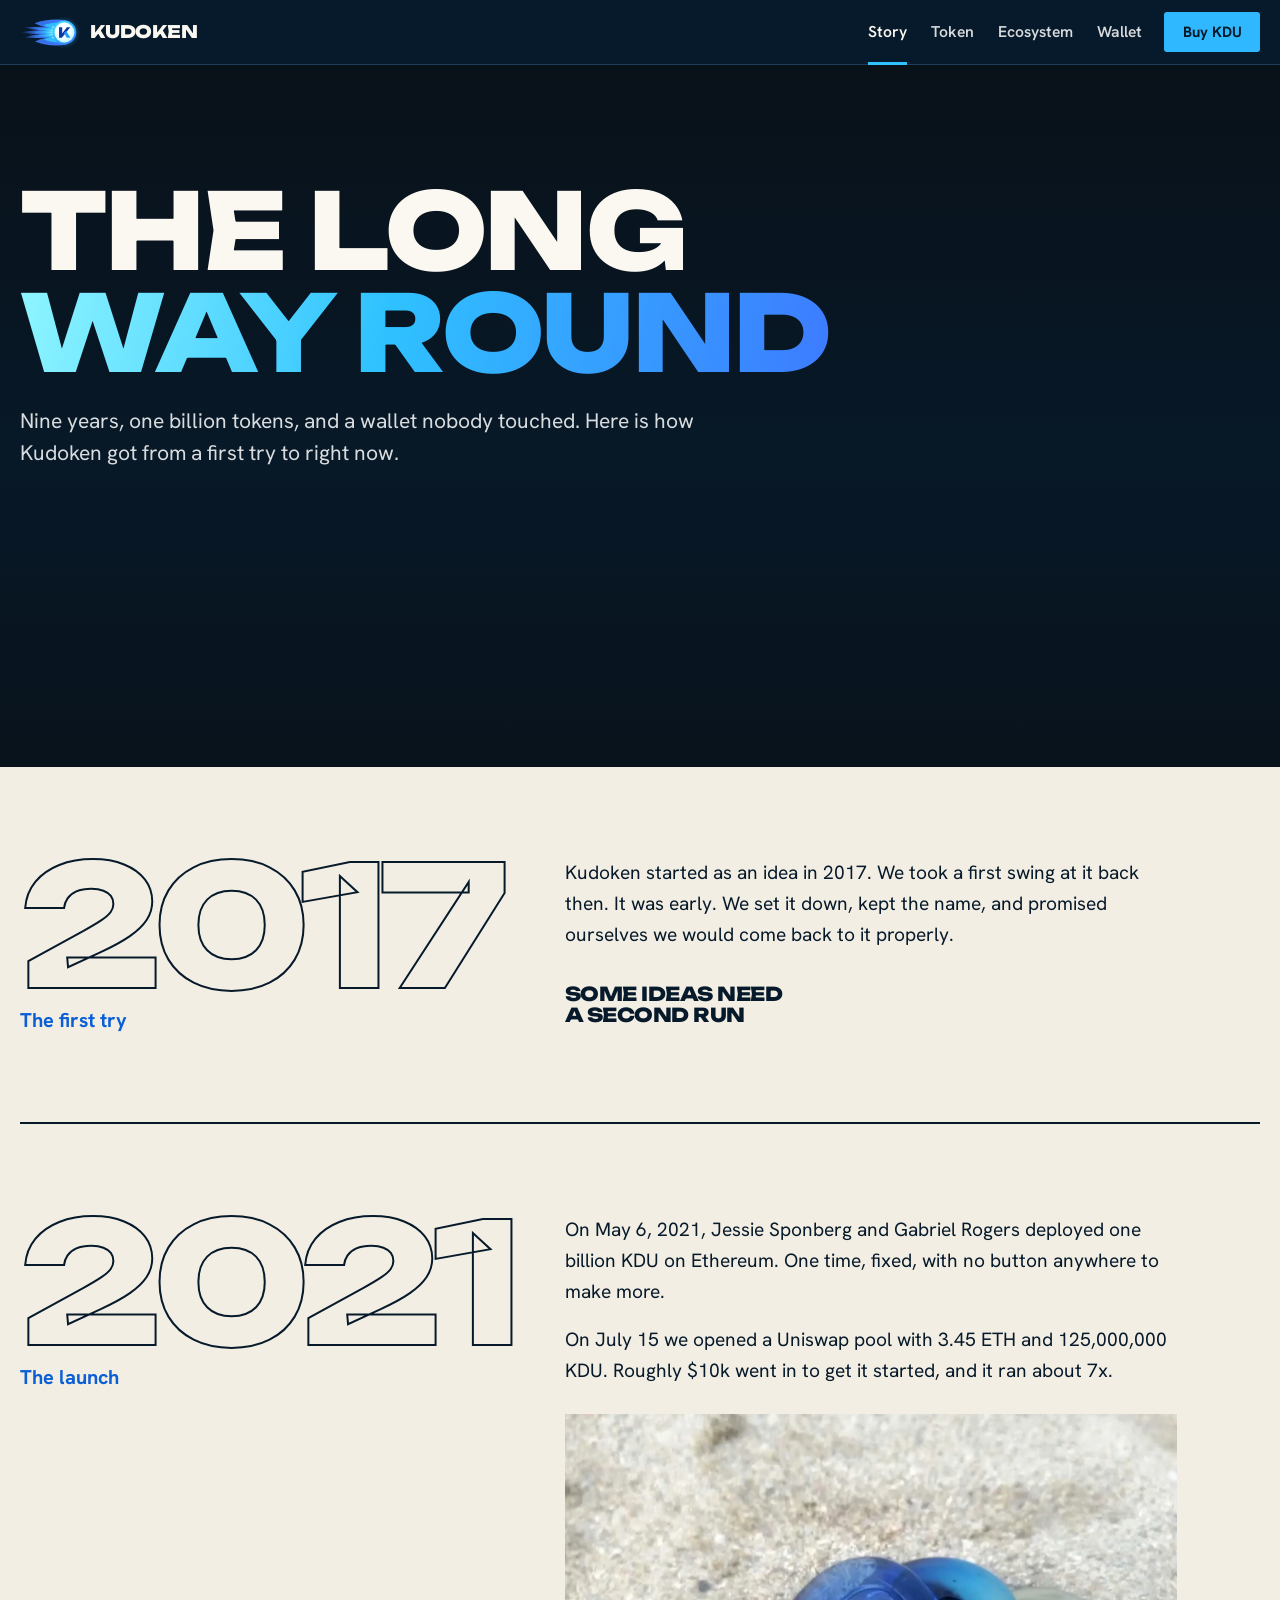
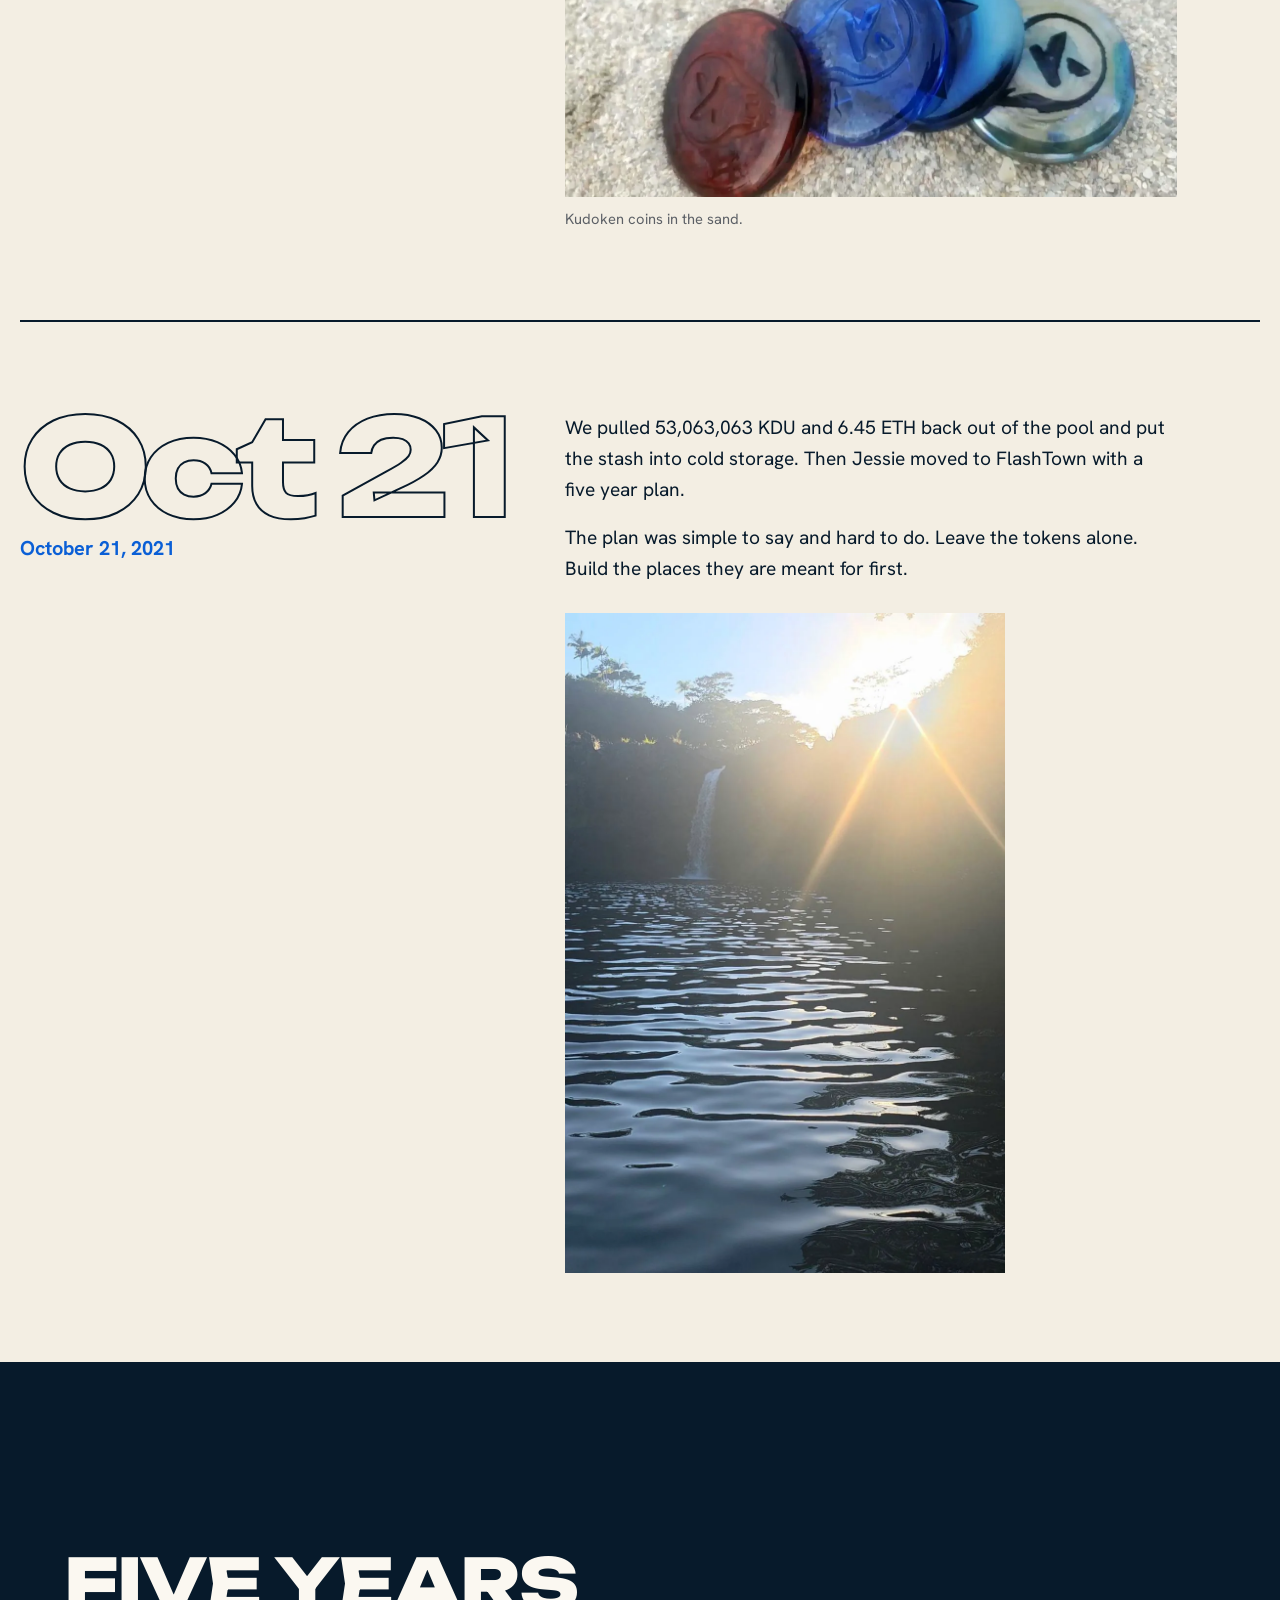
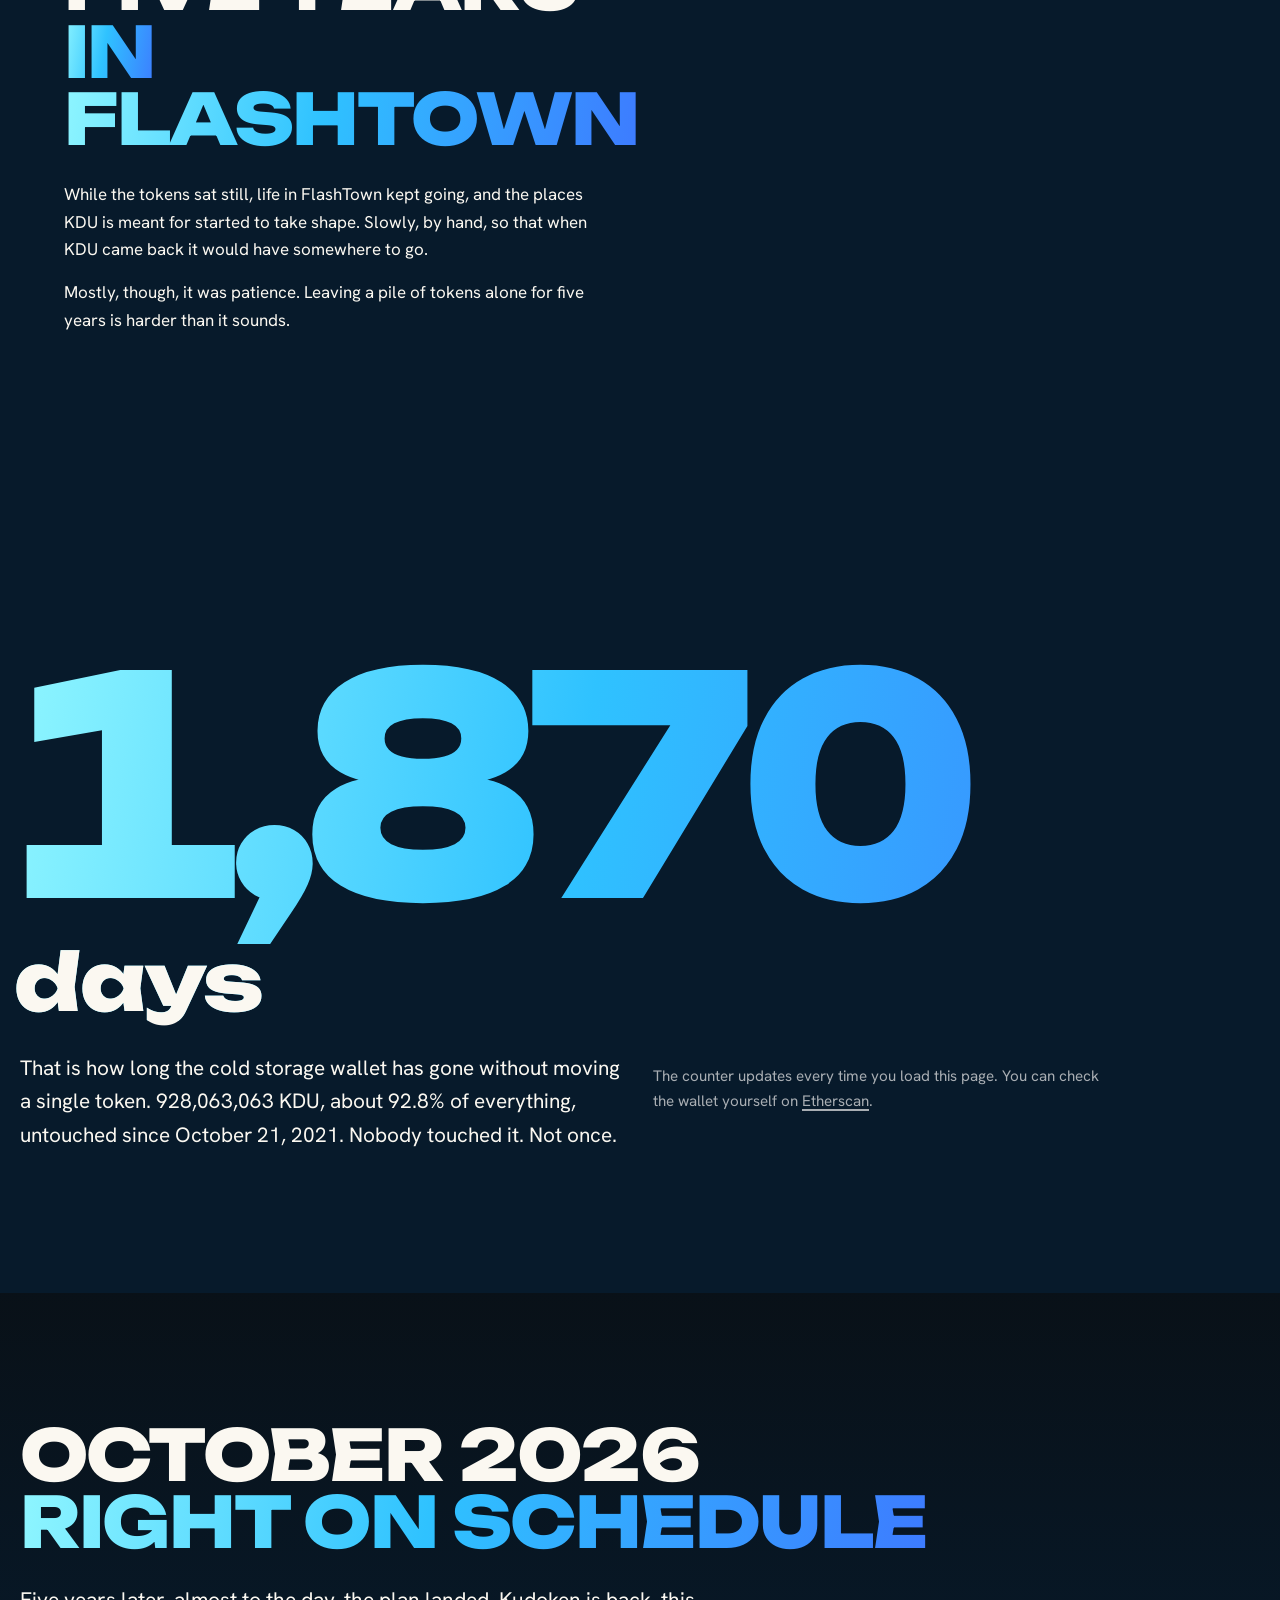
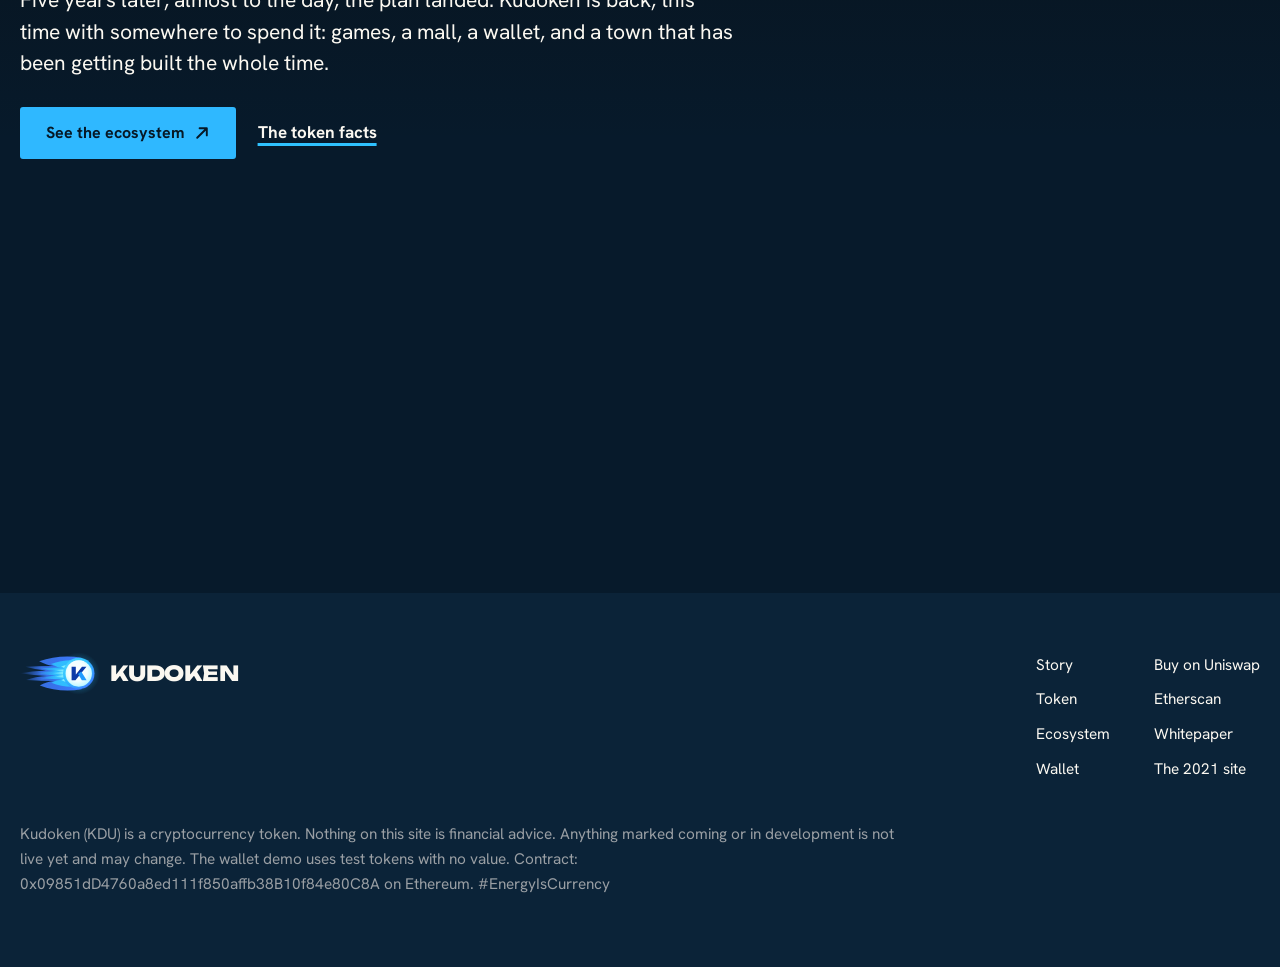
<file: story/index.html>
<!DOCTYPE html>
<html lang="en">
<head>
<meta charset="utf-8">
<meta name="viewport" content="width=device-width, initial-scale=1">
<title>The story | Kudoken (KDU)</title>
<meta name="description" content="From a first try in 2017 to a 2021 launch, five years in cold storage, and a return right on schedule in October 2026.">
<link rel="canonical" href="https://kudoken.space/story/">
<meta property="og:type" content="website">
<meta property="og:site_name" content="Kudoken">
<meta property="og:title" content="The story | Kudoken (KDU)">
<meta property="og:description" content="From a first try in 2017 to a 2021 launch, five years in cold storage, and a return right on schedule in October 2026.">
<meta property="og:url" content="https://kudoken.space/story/">
<meta property="og:image" content="https://kudoken.space/images/v4/og.jpg">
<meta property="og:image:width" content="1200">
<meta property="og:image:height" content="630">
<meta name="twitter:card" content="summary_large_image">
<meta name="twitter:image" content="https://kudoken.space/images/v4/og.jpg">
<meta name="theme-color" content="#071a2b">
<link rel="icon" type="image/svg+xml" href="/images/v3/fb-coin.svg">
<link rel="icon" type="image/png" sizes="32x32" href="/images/v3/fb-32.png">
<link rel="icon" type="image/png" sizes="16x16" href="/images/v3/fb-16.png">
<link rel="apple-touch-icon" href="/images/v3/fb-180.png">
<link rel="preload" href="/fonts/unb-latin.woff2" as="font" type="font/woff2" crossorigin>
<link rel="preload" href="/fonts/hk-latin.woff2" as="font" type="font/woff2" crossorigin>
<link rel="stylesheet" href="/css/site.css?v=4">
</head>
<body class="p-story">
<svg class="fb-defs" width="0" height="0" aria-hidden="true" focusable="false"><defs><linearGradient id="fbT1" x1="0" y1="0" x2="1" y2="0"><stop offset="0" stop-color="#3d7bff" stop-opacity="0"/><stop offset=".35" stop-color="#3d7bff" stop-opacity=".85"/><stop offset="1" stop-color="#3d7bff"/></linearGradient>
<linearGradient id="fbT2" x1="0" y1="0" x2="1" y2="0"><stop offset="0" stop-color="#2fc2ff" stop-opacity="0"/><stop offset=".4" stop-color="#2fc2ff" stop-opacity=".9"/><stop offset="1" stop-color="#2fc2ff"/></linearGradient>
<linearGradient id="fbT3" x1="0" y1="0" x2="1" y2="0"><stop offset="0" stop-color="#8ff6ff" stop-opacity="0"/><stop offset=".45" stop-color="#8ff6ff"/><stop offset="1" stop-color="#ffffff"/></linearGradient>
<radialGradient id="fbGlow"><stop offset="0" stop-color="#2fc2ff" stop-opacity=".75"/><stop offset=".55" stop-color="#2fc2ff" stop-opacity=".28"/><stop offset="1" stop-color="#2fc2ff" stop-opacity="0"/></radialGradient>
<radialGradient id="fbRing" cx=".42" cy=".4" r=".62"><stop offset="0" stop-color="#8ff6ff"/><stop offset=".7" stop-color="#2fc2ff"/><stop offset="1" stop-color="#3d7bff"/></radialGradient>
<radialGradient id="fbCore" cx=".45" cy=".42" r=".6"><stop offset="0" stop-color="#ffffff"/><stop offset=".62" stop-color="#f1feff"/><stop offset="1" stop-color="#b9f6ff"/></radialGradient></defs></svg>
<a class="sr" href="#main">Skip to content</a>
<header class="nav"><div class="w">
  <a class="brand" href="/" aria-label="Kudoken home"><svg class="fb" viewBox="0 0 240 120" aria-hidden="true" focusable="false"><circle class="glow" cx="172" cy="60" r="62" fill="url(#fbGlow)"/><g class="tail"><path class="t1" d="M180.0 14.0 C140.0 6.0 96.0 10.0 56.0 24.0 Q79.1 35.9 98.0 38.0 Q52.9 38.3 16.0 40.0 Q49.0 49.4 76.0 51.0 Q34.2 52.2 0.0 59.0 Q42.9 65.8 78.0 67.0 Q45.0 68.8 18.0 79.0 Q63.1 81.5 100.0 82.0 Q76.9 84.0 58.0 95.0 C96.0 110.0 140.0 114.0 180.0 106.0Z" fill="url(#fbT1)"/><path class="t2" d="M181.9 24.1 C152.3 17.9 119.8 21.0 90.2 31.9 Q107.3 41.2 121.2 42.8 Q87.9 43.1 60.6 44.4 Q85.0 51.7 105.0 53.0 Q74.0 53.9 48.7 59.2 Q80.5 64.5 106.4 65.5 Q82.0 66.9 62.0 74.8 Q95.4 76.8 122.7 77.2 Q105.6 78.7 91.6 87.3 C119.8 99.0 152.3 102.1 181.9 95.9Z" fill="url(#fbT2)"/><path class="t3" d="M182.0 34.2 C162.0 29.8 140.0 32.0 120.0 39.8 Q131.6 46.5 141.0 47.7 Q118.5 47.8 100.0 48.8 Q116.5 54.0 130.0 55.0 Q109.1 55.6 92.0 59.4 Q113.5 63.2 131.0 63.9 Q114.5 64.9 101.0 70.6 Q123.5 72.1 142.0 72.3 Q130.4 73.4 121.0 79.6 C140.0 88.0 162.0 90.2 182.0 85.8Z" fill="url(#fbT3)"/><g class="sps"><rect class="sp sp0" x="70" y="44" width="34" height="2.6" rx="1.3" fill="#ffffff"/><rect class="sp sp1" x="52" y="58" width="46" height="2.6" rx="1.3" fill="#ffffff"/><rect class="sp sp2" x="74" y="72" width="30" height="2.6" rx="1.3" fill="#ffffff"/><rect class="sp sp3" x="96" y="52" width="22" height="2.6" rx="1.3" fill="#ffffff"/></g></g><g class="coin"><circle cx="172" cy="60" r="46" fill="url(#fbRing)"/><circle cx="172" cy="60" r="38.5" fill="url(#fbCore)"/><path d="M142 38 A37 37 0 0 1 186 25" fill="none" stroke="#ffffff" stroke-width="2.4" stroke-linecap="round" opacity=".8"/><path fill="#0b3aa8" d="M151.01 80.00 L151.01 40.00 L163.34 40.00 L163.34 70.24 L160.14 67.63 L181.41 40.00 L194.45 40.00 L162.25 80.00Z"/><path fill="#1f9bff" d="M170.17 61.26 L179.27 53.93 L194.99 80.00 L180.93 80.00Z"/></g><circle class="burst" cx="172" cy="60" r="46" fill="none" stroke="#8ff6ff" stroke-width="5"/></svg><span>KUDOKEN</span></a>
  <nav class="links" aria-label="Main"><a href="/story/" aria-current="page">Story</a><a href="/token/">Token</a><a href="/ecosystem/">Ecosystem</a><a href="/wallet/">Wallet</a></nav>
  <a class="btn buy" href="https://app.uniswap.org/swap?chain=mainnet&outputCurrency=0x09851dD4760a8ed111f850affb38B10f84e80C8A" target="_blank" rel="noopener">Buy KDU</a>
  <details class="menu"><summary aria-label="Open menu">Menu</summary><nav class="panel" aria-label="Main"><a class="pg" href="/">Home</a><a class="pg" href="/story/" aria-current="page">Story</a><a class="pg" href="/token/">Token</a><a class="pg" href="/ecosystem/">Ecosystem</a><a class="pg" href="/wallet/">Wallet</a><a class="btn" href="https://app.uniswap.org/swap?chain=mainnet&outputCurrency=0x09851dD4760a8ed111f850affb38B10f84e80C8A" target="_blank" rel="noopener">Buy KDU on Uniswap</a></nav></details>
</div></header>
<main id="main">
<section class="photo mid" style="--pos:50% 30%;--pos-m:40% 25%;--shade:linear-gradient(180deg,rgba(10,11,12,.6),rgba(10,11,12,.1) 55%,rgba(10,11,12,.5))" aria-labelledby="story-title">
  <picture><source media="(max-width: 699px)" type="image/webp" srcset="/images/v4/calm-bay-m.webp"><source media="(max-width: 699px)" srcset="/images/v4/calm-bay-m.jpg"><source type="image/webp" srcset="/images/v4/calm-bay.webp"><img src="/images/v4/calm-bay.jpg" width="1800" height="1350" loading="lazy" decoding="async" alt="A calm bay under a huge sky of soft white clouds"></picture>
  <div class="w phead">
    <h1 id="story-title">The long<br><span class="v">way round</span></h1>
    <p class="lede">Nine years, one billion tokens, and a wallet nobody touched. Here is how Kudoken got from a first try to right now.</p>
  </div>
</section>

<div class="paper">
  <div class="w">
    <article class="ch">
      <div class="yr">2017<small>The first try</small></div>
      <div class="txt">
        <h2 class="sr">2017, the first try</h2>
        <p>Kudoken started as an idea in 2017. We took a first swing at it back then. It was early. We set it down, kept the name, and promised ourselves we would come back to it properly.</p>
        <p class="pull">Some ideas need<br>a second run</p>
      </div>
    </article>

    <article class="ch">
      <div class="yr">2021<small>The launch</small></div>
      <div class="txt">
        <h2 class="sr">2021, the launch</h2>
        <p>On May 6, 2021, Jessie Sponberg and Gabriel Rogers deployed one billion KDU on Ethereum. One time, fixed, with no button anywhere to make more.</p>
        <p>On July 15 we opened a Uniswap pool with 3.45 ETH and 125,000,000 KDU. Roughly $10k went in to get it started, and it ran about 7x.</p>
        <figure><picture><source type="image/webp" srcset="/images/v4/token-coins.webp"><img src="/images/v4/token-coins.jpg" width="1440" height="900" loading="lazy" decoding="async" alt="Blue, brown and green glass Kudoken coins lying in white sand"></picture><figcaption>Kudoken coins in the sand.</figcaption></figure>
      </div>
    </article>

    <article class="ch">
      <div class="yr sm">Oct 21<small>October 21, 2021</small></div>
      <div class="txt">
        <h2 class="sr">October 21, 2021, into cold storage</h2>
        <p>We pulled 53,063,063 KDU and 6.45 ETH back out of the pool and put the stash into cold storage. Then Jessie moved to FlashTown with a five year plan.</p>
        <p>The plan was simple to say and hard to do. Leave the tokens alone. Build the places they are meant for first.</p>
        <figure style="max-width:440px"><picture><source type="image/webp" srcset="/images/v4/cold-water.webp"><img src="/images/v4/cold-water.jpg" width="900" height="1350" loading="lazy" decoding="async" alt="Dark water under a low sun, light breaking through the trees on the far side"></picture></figure>
      </div>
    </article>
  </div>
</div>

<section class="split rev" aria-labelledby="ft-title">
  <figure style="--pos:50% 55%"><picture><source media="(max-width: 699px)" type="image/webp" srcset="/images/v4/flashtown-hammock-m.webp"><source media="(max-width: 699px)" srcset="/images/v4/flashtown-hammock-m.jpg"><source type="image/webp" srcset="/images/v4/flashtown-hammock.webp"><img src="/images/v4/flashtown-hammock.jpg" width="1600" height="1100" loading="lazy" decoding="async" alt="A hammock strung between trees in the shade at FlashTown"></picture></figure>
  <div class="txt">
    <h2 id="ft-title">Five years<br><span class="v">in FlashTown</span></h2>
    <p>While the tokens sat still, life in FlashTown kept going, and the places KDU is meant for started to take shape. Slowly, by hand, so that when KDU came back it would have somewhere to go.</p>
    <p>Mostly, though, it was patience. Leaving a pile of tokens alone for five years is harder than it sounds.</p>
  </div>
</section>

<section class="days" aria-labelledby="days-title">
  <div class="w">
    <h2 id="days-title" class="sr">Days untouched</h2>
    <p class="n"><span id="days">1,823</span><small>days</small></p>
    <div class="days-grid">
      <p>That is how long the cold storage wallet has gone without moving a single token. 928,063,063 KDU, about 92.8% of everything, untouched since October 21, 2021. Nobody touched it. Not once.</p>
      <p class="fine">The counter updates every time you load this page. You can check the wallet yourself on <a href="https://etherscan.io/token/0x09851dD4760a8ed111f850affb38B10f84e80C8A#balances" target="_blank" rel="noopener">Etherscan</a>.</p>
    </div>
  </div>
</section>

<section class="photo tall" style="--pos:50% 20%;--pos-m:30% 15%;--shade:linear-gradient(180deg,rgba(10,11,12,.62),rgba(10,11,12,0) 50%)" aria-labelledby="back-title">
  <picture><source media="(max-width: 699px)" type="image/webp" srcset="/images/v4/deep-sky-beach-m.webp"><source media="(max-width: 699px)" srcset="/images/v4/deep-sky-beach-m.jpg"><source type="image/webp" srcset="/images/v4/deep-sky-beach.webp"><img src="/images/v4/deep-sky-beach.jpg" width="1800" height="1350" loading="lazy" decoding="async" alt="A long empty beach under a deep blue sky"></picture>
  <div class="w" style="padding:clamp(70px,10vw,130px) 0">
    <h2 id="back-title">October 2026<br><span class="v">right on schedule</span></h2>
    <p class="lede">Five years later, almost to the day, the plan landed. Kudoken is back, this time with somewhere to spend it: games, a mall, a wallet, and a town that has been getting built the whole time.</p>
    <div class="row"><a class="btn v" href="/ecosystem/">See the ecosystem <svg viewBox="0 0 20 20" aria-hidden="true"><path d="M7 4h9v9M16 4 4 16" fill="none" stroke="currentColor" stroke-width="2.4" stroke-linecap="round" stroke-linejoin="round"/></svg></a><a class="go" href="/token/">The token facts</a></div>
  </div>
</section>

</main>
<footer><div class="w">
  <div class="top">
    <a class="brand" href="/" aria-label="Kudoken home"><svg class="fb" viewBox="0 0 240 120" aria-hidden="true" focusable="false"><circle class="glow" cx="172" cy="60" r="62" fill="url(#fbGlow)"/><g class="tail"><path class="t1" d="M180.0 14.0 C140.0 6.0 96.0 10.0 56.0 24.0 Q79.1 35.9 98.0 38.0 Q52.9 38.3 16.0 40.0 Q49.0 49.4 76.0 51.0 Q34.2 52.2 0.0 59.0 Q42.9 65.8 78.0 67.0 Q45.0 68.8 18.0 79.0 Q63.1 81.5 100.0 82.0 Q76.9 84.0 58.0 95.0 C96.0 110.0 140.0 114.0 180.0 106.0Z" fill="url(#fbT1)"/><path class="t2" d="M181.9 24.1 C152.3 17.9 119.8 21.0 90.2 31.9 Q107.3 41.2 121.2 42.8 Q87.9 43.1 60.6 44.4 Q85.0 51.7 105.0 53.0 Q74.0 53.9 48.7 59.2 Q80.5 64.5 106.4 65.5 Q82.0 66.9 62.0 74.8 Q95.4 76.8 122.7 77.2 Q105.6 78.7 91.6 87.3 C119.8 99.0 152.3 102.1 181.9 95.9Z" fill="url(#fbT2)"/><path class="t3" d="M182.0 34.2 C162.0 29.8 140.0 32.0 120.0 39.8 Q131.6 46.5 141.0 47.7 Q118.5 47.8 100.0 48.8 Q116.5 54.0 130.0 55.0 Q109.1 55.6 92.0 59.4 Q113.5 63.2 131.0 63.9 Q114.5 64.9 101.0 70.6 Q123.5 72.1 142.0 72.3 Q130.4 73.4 121.0 79.6 C140.0 88.0 162.0 90.2 182.0 85.8Z" fill="url(#fbT3)"/><g class="sps"><rect class="sp sp0" x="70" y="44" width="34" height="2.6" rx="1.3" fill="#ffffff"/><rect class="sp sp1" x="52" y="58" width="46" height="2.6" rx="1.3" fill="#ffffff"/><rect class="sp sp2" x="74" y="72" width="30" height="2.6" rx="1.3" fill="#ffffff"/><rect class="sp sp3" x="96" y="52" width="22" height="2.6" rx="1.3" fill="#ffffff"/></g></g><g class="coin"><circle cx="172" cy="60" r="46" fill="url(#fbRing)"/><circle cx="172" cy="60" r="38.5" fill="url(#fbCore)"/><path d="M142 38 A37 37 0 0 1 186 25" fill="none" stroke="#ffffff" stroke-width="2.4" stroke-linecap="round" opacity=".8"/><path fill="#0b3aa8" d="M151.01 80.00 L151.01 40.00 L163.34 40.00 L163.34 70.24 L160.14 67.63 L181.41 40.00 L194.45 40.00 L162.25 80.00Z"/><path fill="#1f9bff" d="M170.17 61.26 L179.27 53.93 L194.99 80.00 L180.93 80.00Z"/></g><circle class="burst" cx="172" cy="60" r="46" fill="none" stroke="#8ff6ff" stroke-width="5"/></svg><span>KUDOKEN</span></a>
    <nav aria-label="Footer">
      <a href="/story/">Story</a><a href="https://app.uniswap.org/swap?chain=mainnet&outputCurrency=0x09851dD4760a8ed111f850affb38B10f84e80C8A" target="_blank" rel="noopener">Buy on Uniswap</a>
      <a href="/token/">Token</a><a href="https://etherscan.io/token/0x09851dD4760a8ed111f850affb38B10f84e80C8A" target="_blank" rel="noopener">Etherscan</a>
      <a href="/ecosystem/">Ecosystem</a><a href="https://github.com/KudokenToken/Kudoken" target="_blank" rel="noopener">Whitepaper</a>
      <a href="/wallet/">Wallet</a><a href="https://web.archive.org/web/20221203163118/https://kudoken.io/" target="_blank" rel="noopener">The 2021 site</a>
    </nav>
  </div>
  <p class="fine">Kudoken (KDU) is a cryptocurrency token. Nothing on this site is financial advice. Anything marked coming or in development is not live yet and may change. The wallet demo uses test tokens with no value. Contract: 0x09851dD4760a8ed111f850affb38B10f84e80C8A on Ethereum. #EnergyIsCurrency</p>
</div></footer>
<script src="/js/site.js?v=4" defer></script>
</body>
</html>
</file>
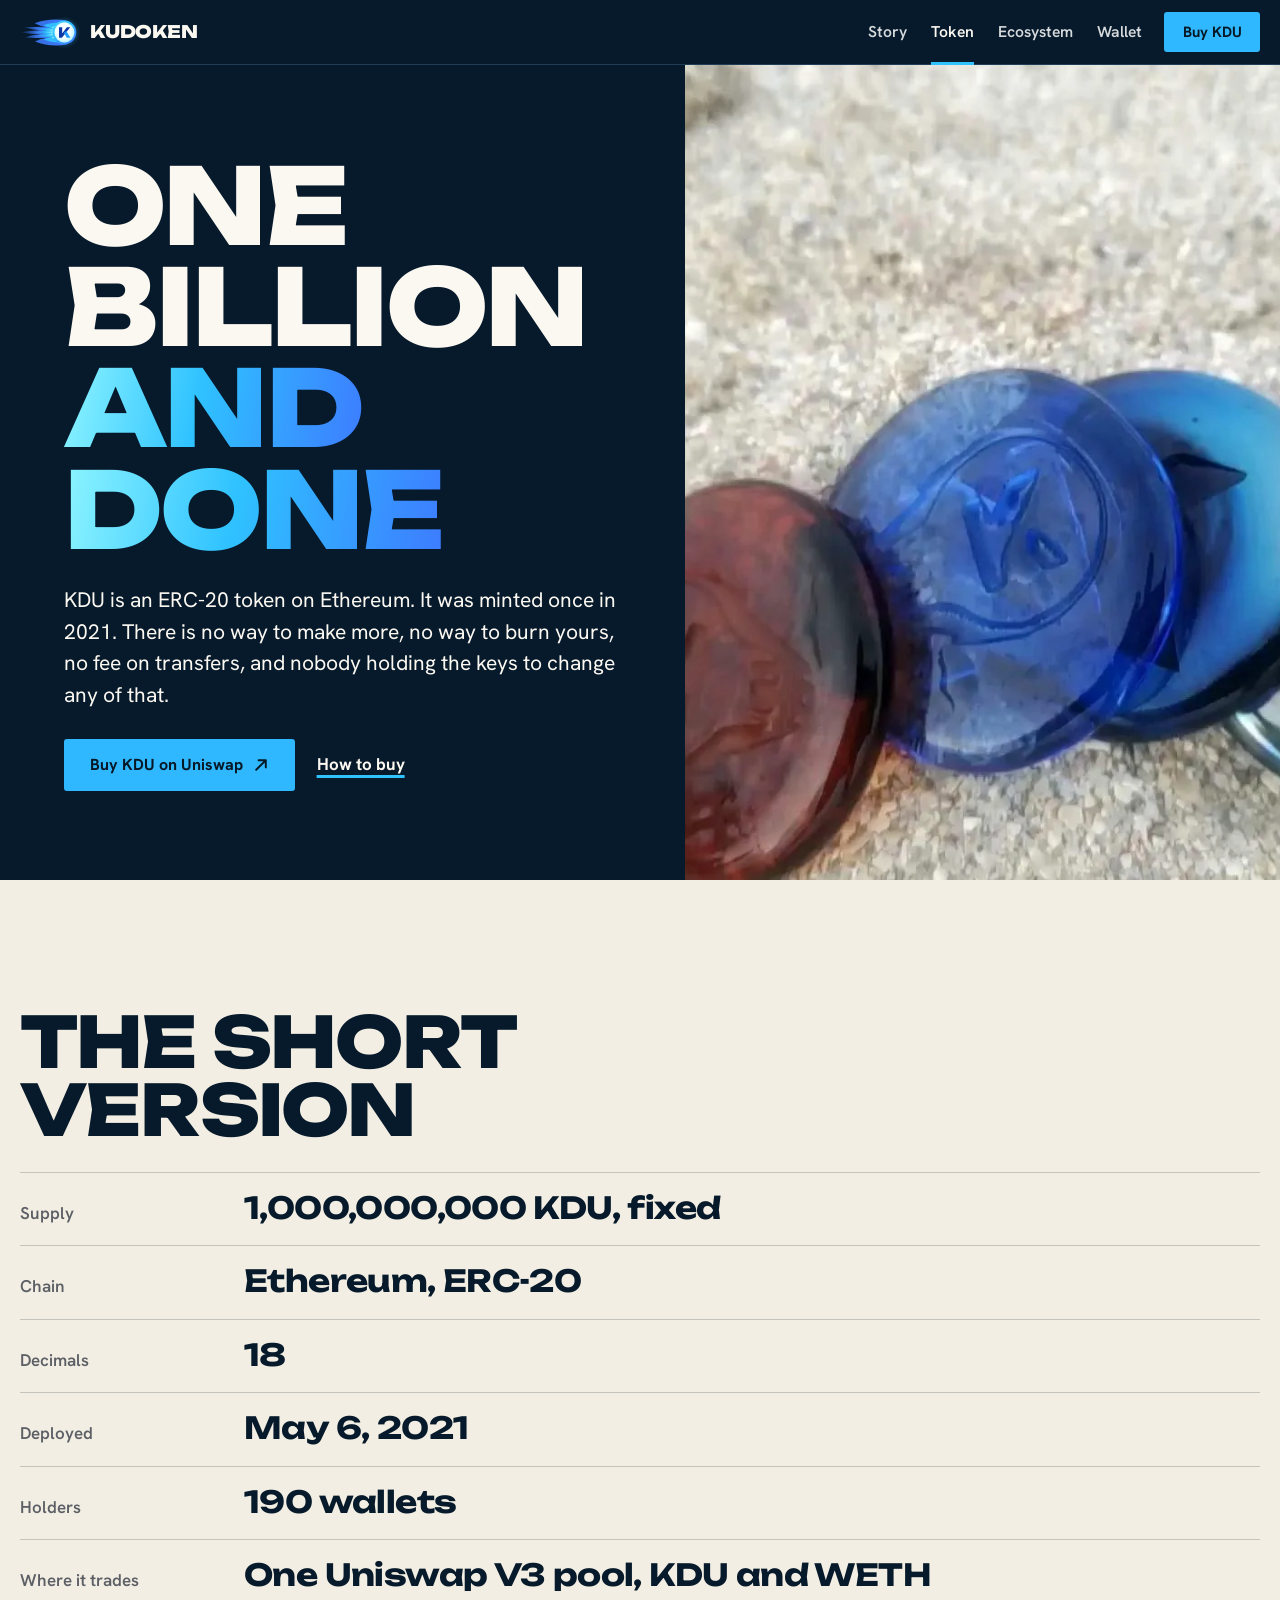
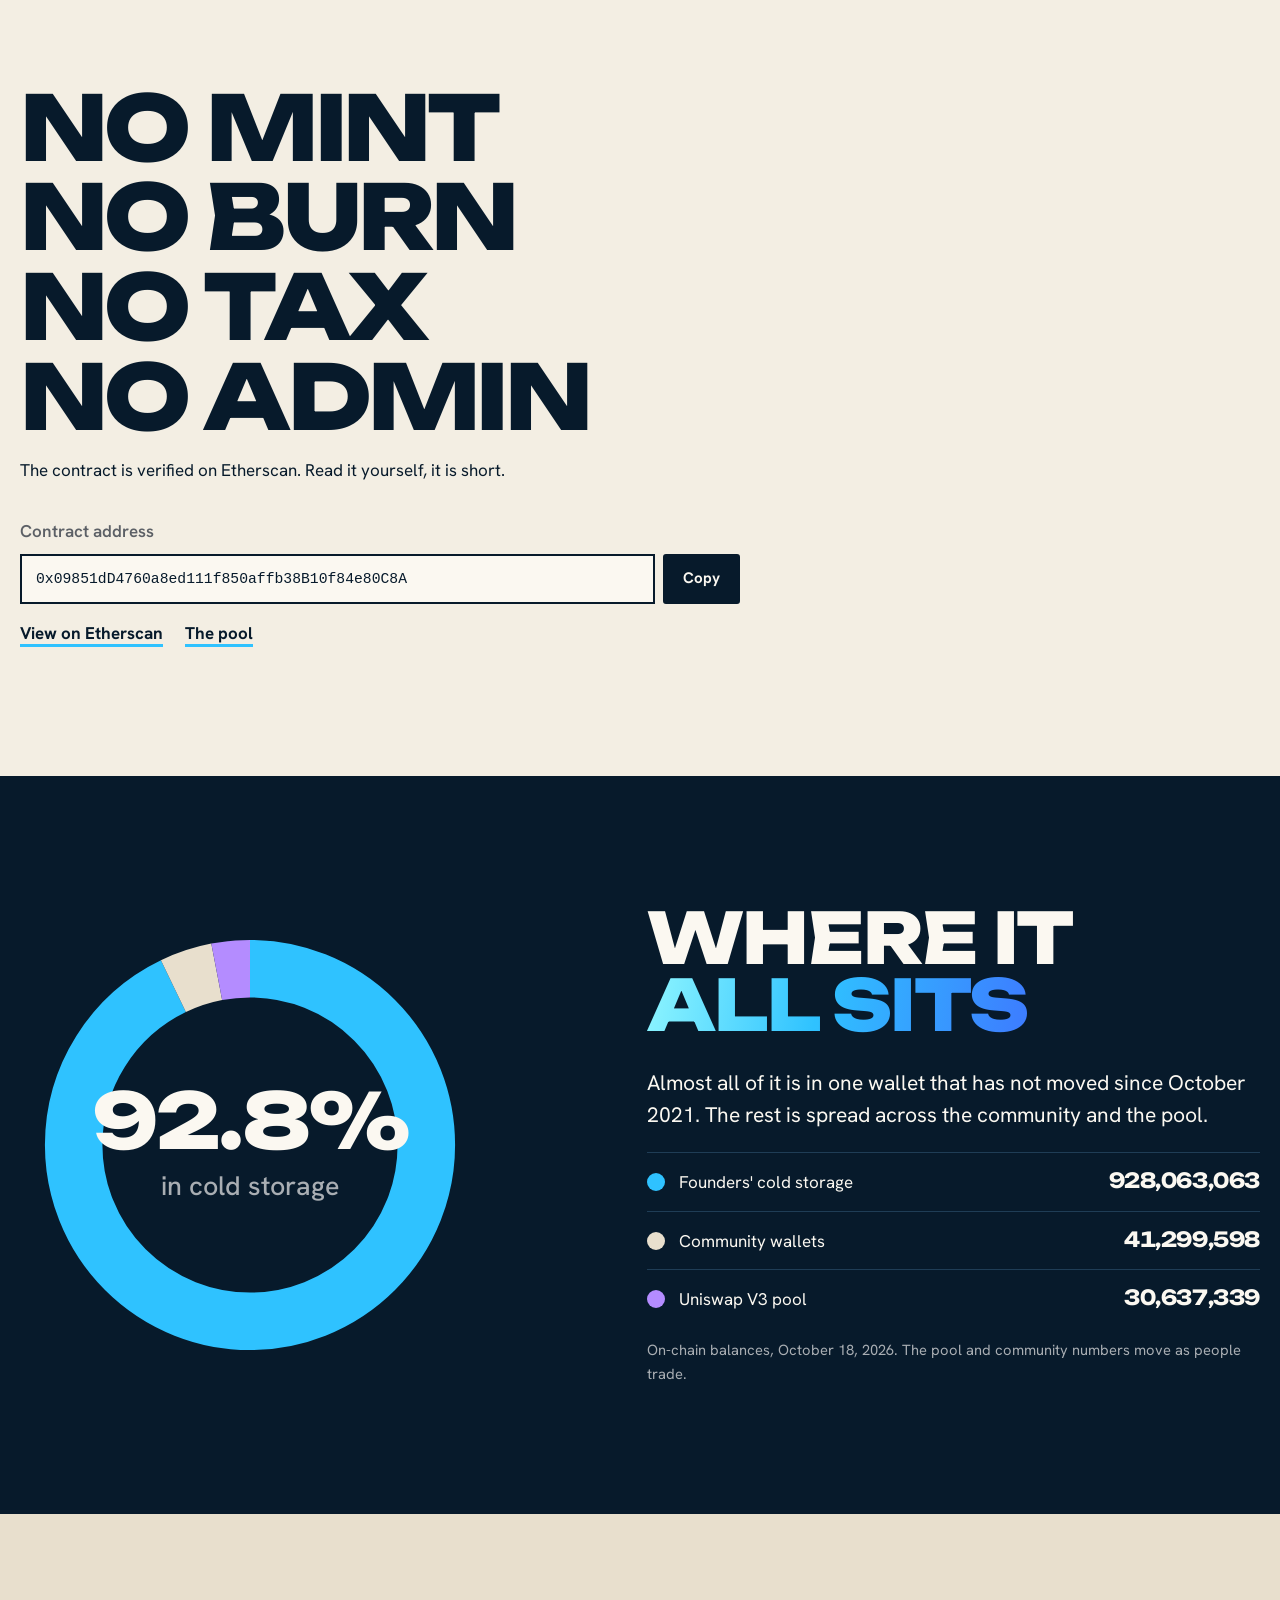
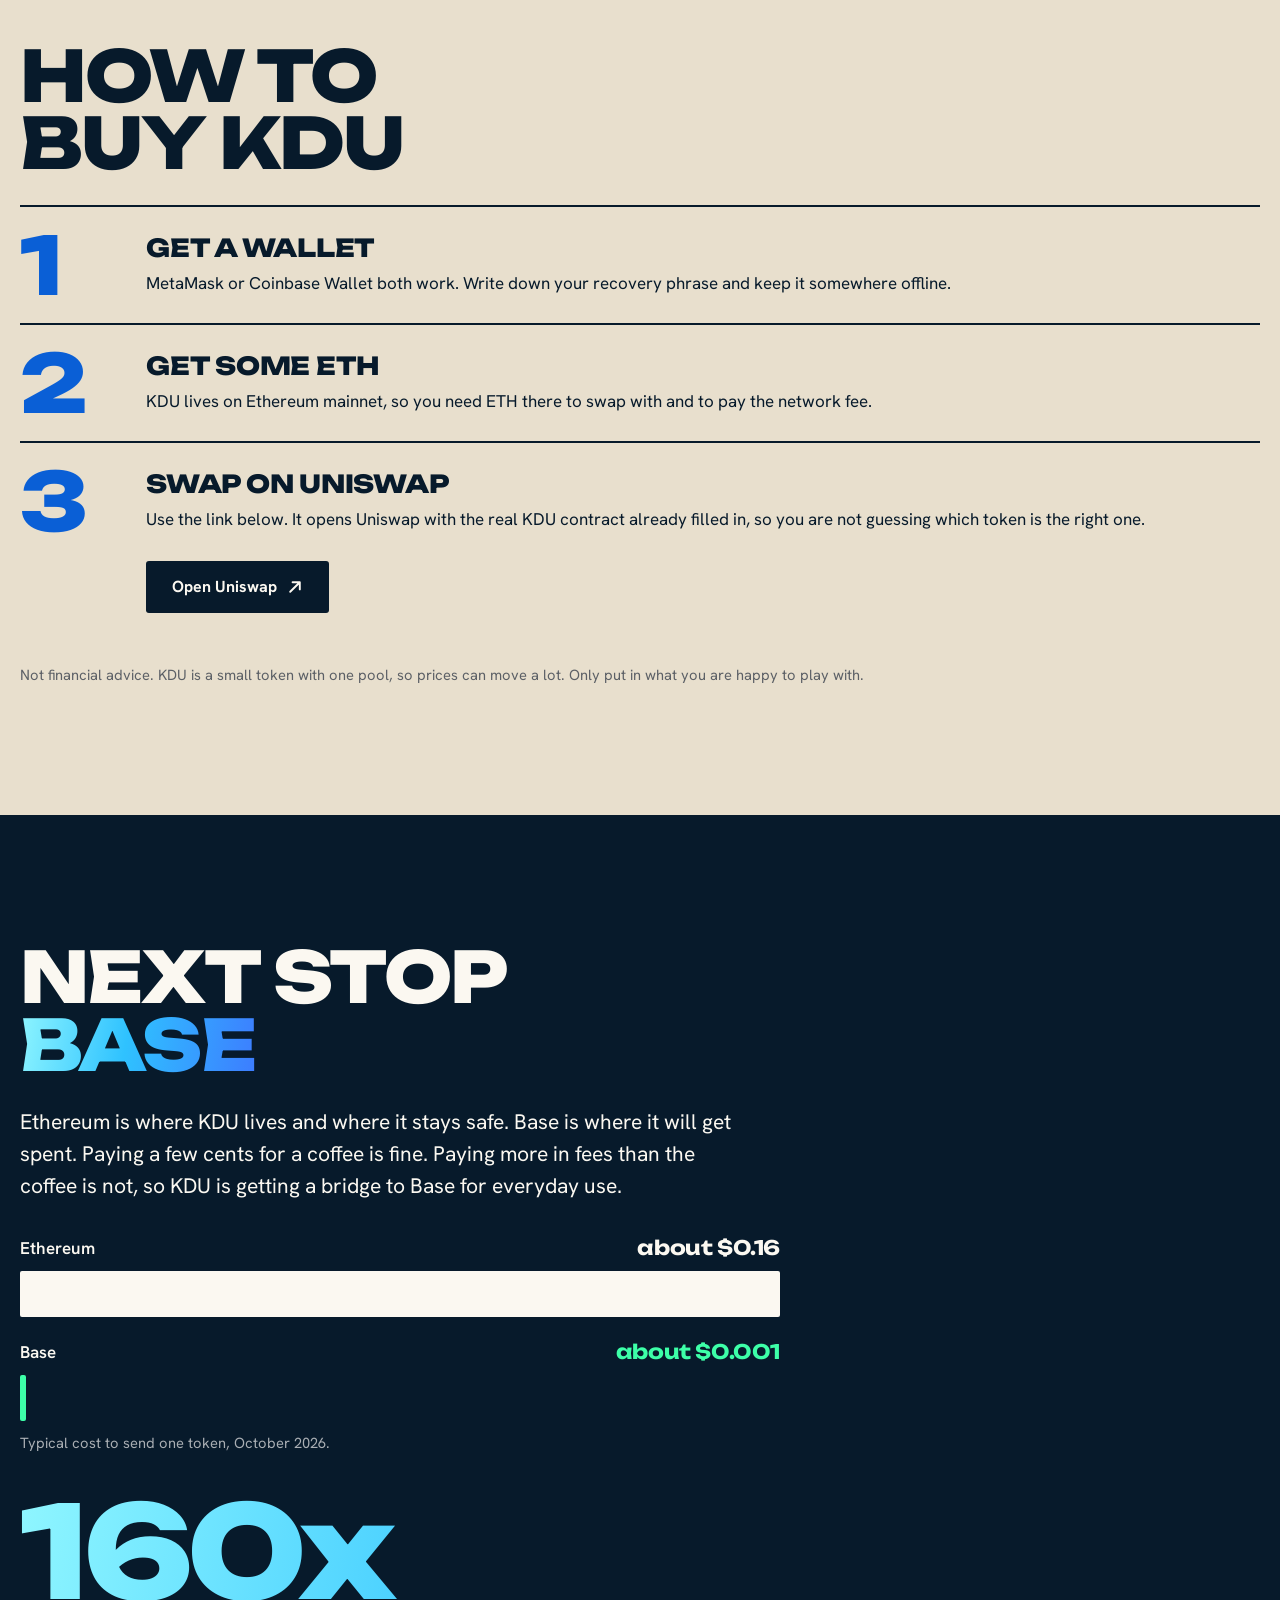
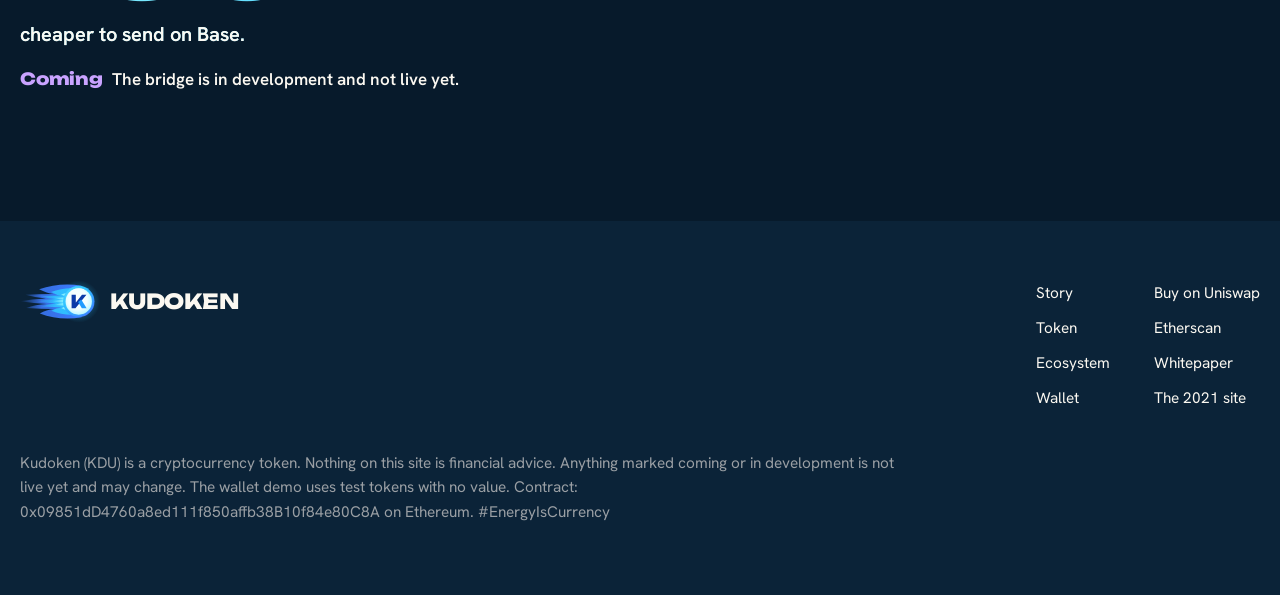
<file: token/index.html>
<!DOCTYPE html>
<html lang="en">
<head>
<meta charset="utf-8">
<meta name="viewport" content="width=device-width, initial-scale=1">
<title>The token | Kudoken (KDU)</title>
<meta name="description" content="One billion KDU, fixed. No mint, no burn, no tax, no admin. The contract, how to buy on Uniswap, and the move to Base.">
<link rel="canonical" href="https://kudoken.space/token/">
<meta property="og:type" content="website">
<meta property="og:site_name" content="Kudoken">
<meta property="og:title" content="The token | Kudoken (KDU)">
<meta property="og:description" content="One billion KDU, fixed. No mint, no burn, no tax, no admin. The contract, how to buy on Uniswap, and the move to Base.">
<meta property="og:url" content="https://kudoken.space/token/">
<meta property="og:image" content="https://kudoken.space/images/v4/og.jpg">
<meta property="og:image:width" content="1200">
<meta property="og:image:height" content="630">
<meta name="twitter:card" content="summary_large_image">
<meta name="twitter:image" content="https://kudoken.space/images/v4/og.jpg">
<meta name="theme-color" content="#071a2b">
<link rel="icon" type="image/svg+xml" href="/images/v3/fb-coin.svg">
<link rel="icon" type="image/png" sizes="32x32" href="/images/v3/fb-32.png">
<link rel="icon" type="image/png" sizes="16x16" href="/images/v3/fb-16.png">
<link rel="apple-touch-icon" href="/images/v3/fb-180.png">
<link rel="preload" href="/fonts/unb-latin.woff2" as="font" type="font/woff2" crossorigin>
<link rel="preload" href="/fonts/hk-latin.woff2" as="font" type="font/woff2" crossorigin>
<link rel="stylesheet" href="/css/site.css?v=4">
</head>
<body class="p-token">
<svg class="fb-defs" width="0" height="0" aria-hidden="true" focusable="false"><defs><linearGradient id="fbT1" x1="0" y1="0" x2="1" y2="0"><stop offset="0" stop-color="#3d7bff" stop-opacity="0"/><stop offset=".35" stop-color="#3d7bff" stop-opacity=".85"/><stop offset="1" stop-color="#3d7bff"/></linearGradient>
<linearGradient id="fbT2" x1="0" y1="0" x2="1" y2="0"><stop offset="0" stop-color="#2fc2ff" stop-opacity="0"/><stop offset=".4" stop-color="#2fc2ff" stop-opacity=".9"/><stop offset="1" stop-color="#2fc2ff"/></linearGradient>
<linearGradient id="fbT3" x1="0" y1="0" x2="1" y2="0"><stop offset="0" stop-color="#8ff6ff" stop-opacity="0"/><stop offset=".45" stop-color="#8ff6ff"/><stop offset="1" stop-color="#ffffff"/></linearGradient>
<radialGradient id="fbGlow"><stop offset="0" stop-color="#2fc2ff" stop-opacity=".75"/><stop offset=".55" stop-color="#2fc2ff" stop-opacity=".28"/><stop offset="1" stop-color="#2fc2ff" stop-opacity="0"/></radialGradient>
<radialGradient id="fbRing" cx=".42" cy=".4" r=".62"><stop offset="0" stop-color="#8ff6ff"/><stop offset=".7" stop-color="#2fc2ff"/><stop offset="1" stop-color="#3d7bff"/></radialGradient>
<radialGradient id="fbCore" cx=".45" cy=".42" r=".6"><stop offset="0" stop-color="#ffffff"/><stop offset=".62" stop-color="#f1feff"/><stop offset="1" stop-color="#b9f6ff"/></radialGradient></defs></svg>
<a class="sr" href="#main">Skip to content</a>
<header class="nav"><div class="w">
  <a class="brand" href="/" aria-label="Kudoken home"><svg class="fb" viewBox="0 0 240 120" aria-hidden="true" focusable="false"><circle class="glow" cx="172" cy="60" r="62" fill="url(#fbGlow)"/><g class="tail"><path class="t1" d="M180.0 14.0 C140.0 6.0 96.0 10.0 56.0 24.0 Q79.1 35.9 98.0 38.0 Q52.9 38.3 16.0 40.0 Q49.0 49.4 76.0 51.0 Q34.2 52.2 0.0 59.0 Q42.9 65.8 78.0 67.0 Q45.0 68.8 18.0 79.0 Q63.1 81.5 100.0 82.0 Q76.9 84.0 58.0 95.0 C96.0 110.0 140.0 114.0 180.0 106.0Z" fill="url(#fbT1)"/><path class="t2" d="M181.9 24.1 C152.3 17.9 119.8 21.0 90.2 31.9 Q107.3 41.2 121.2 42.8 Q87.9 43.1 60.6 44.4 Q85.0 51.7 105.0 53.0 Q74.0 53.9 48.7 59.2 Q80.5 64.5 106.4 65.5 Q82.0 66.9 62.0 74.8 Q95.4 76.8 122.7 77.2 Q105.6 78.7 91.6 87.3 C119.8 99.0 152.3 102.1 181.9 95.9Z" fill="url(#fbT2)"/><path class="t3" d="M182.0 34.2 C162.0 29.8 140.0 32.0 120.0 39.8 Q131.6 46.5 141.0 47.7 Q118.5 47.8 100.0 48.8 Q116.5 54.0 130.0 55.0 Q109.1 55.6 92.0 59.4 Q113.5 63.2 131.0 63.9 Q114.5 64.9 101.0 70.6 Q123.5 72.1 142.0 72.3 Q130.4 73.4 121.0 79.6 C140.0 88.0 162.0 90.2 182.0 85.8Z" fill="url(#fbT3)"/><g class="sps"><rect class="sp sp0" x="70" y="44" width="34" height="2.6" rx="1.3" fill="#ffffff"/><rect class="sp sp1" x="52" y="58" width="46" height="2.6" rx="1.3" fill="#ffffff"/><rect class="sp sp2" x="74" y="72" width="30" height="2.6" rx="1.3" fill="#ffffff"/><rect class="sp sp3" x="96" y="52" width="22" height="2.6" rx="1.3" fill="#ffffff"/></g></g><g class="coin"><circle cx="172" cy="60" r="46" fill="url(#fbRing)"/><circle cx="172" cy="60" r="38.5" fill="url(#fbCore)"/><path d="M142 38 A37 37 0 0 1 186 25" fill="none" stroke="#ffffff" stroke-width="2.4" stroke-linecap="round" opacity=".8"/><path fill="#0b3aa8" d="M151.01 80.00 L151.01 40.00 L163.34 40.00 L163.34 70.24 L160.14 67.63 L181.41 40.00 L194.45 40.00 L162.25 80.00Z"/><path fill="#1f9bff" d="M170.17 61.26 L179.27 53.93 L194.99 80.00 L180.93 80.00Z"/></g><circle class="burst" cx="172" cy="60" r="46" fill="none" stroke="#8ff6ff" stroke-width="5"/></svg><span>KUDOKEN</span></a>
  <nav class="links" aria-label="Main"><a href="/story/">Story</a><a href="/token/" aria-current="page">Token</a><a href="/ecosystem/">Ecosystem</a><a href="/wallet/">Wallet</a></nav>
  <a class="btn buy" href="https://app.uniswap.org/swap?chain=mainnet&outputCurrency=0x09851dD4760a8ed111f850affb38B10f84e80C8A" target="_blank" rel="noopener">Buy KDU</a>
  <details class="menu"><summary aria-label="Open menu">Menu</summary><nav class="panel" aria-label="Main"><a class="pg" href="/">Home</a><a class="pg" href="/story/">Story</a><a class="pg" href="/token/" aria-current="page">Token</a><a class="pg" href="/ecosystem/">Ecosystem</a><a class="pg" href="/wallet/">Wallet</a><a class="btn" href="https://app.uniswap.org/swap?chain=mainnet&outputCurrency=0x09851dD4760a8ed111f850affb38B10f84e80C8A" target="_blank" rel="noopener">Buy KDU on Uniswap</a></nav></details>
</div></header>
<main id="main">
<section class="split" aria-labelledby="token-title">
  <div class="txt">
    <h1 id="token-title">One billion<br><span class="l">and done</span></h1>
    <p class="lede" style="margin-top:24px">KDU is an ERC-20 token on Ethereum. It was minted once in 2021. There is no way to make more, no way to burn yours, no fee on transfers, and nobody holding the keys to change any of that.</p>
    <div class="row"><a class="btn" href="https://app.uniswap.org/swap?chain=mainnet&outputCurrency=0x09851dD4760a8ed111f850affb38B10f84e80C8A" target="_blank" rel="noopener">Buy KDU on Uniswap <svg viewBox="0 0 20 20" aria-hidden="true"><path d="M7 4h9v9M16 4 4 16" fill="none" stroke="currentColor" stroke-width="2.4" stroke-linecap="round" stroke-linejoin="round"/></svg></a><a class="go" href="#buy">How to buy</a></div>
  </div>
  <figure style="--pos:45% 50%"><picture><source media="(max-width: 699px)" type="image/webp" srcset="/images/v4/token-coins-m.webp"><source media="(max-width: 699px)" srcset="/images/v4/token-coins-m.jpg"><source type="image/webp" srcset="/images/v4/token-coins.webp"><img src="/images/v4/token-coins.jpg" width="1440" height="900" loading="lazy" decoding="async" alt="Glass Kudoken coins in blue, brown and green lying in white sand"></picture></figure>
</section>

<section class="paper pad" aria-labelledby="facts-title">
  <div class="w">
    <h2 id="facts-title">The short<br>version</h2>
    <dl class="spec">
      <div><dt>Supply</dt><dd>1,000,000,000 KDU, fixed</dd></div>
      <div><dt>Chain</dt><dd>Ethereum, ERC-20</dd></div>
      <div><dt>Decimals</dt><dd>18</dd></div>
      <div><dt>Deployed</dt><dd>May 6, 2021</dd></div>
      <div><dt>Holders</dt><dd>190 wallets</dd></div>
      <div><dt>Where it trades</dt><dd>One Uniswap V3 pool, KDU and WETH</dd></div>
    </dl>
    <p class="nos">No mint<br>no burn<br>no tax<br>no admin</p>
    <p style="max-width:34em">The contract is verified on Etherscan. Read it yourself, it is short.</p>
    <div class="addr">
      <label for="ca">Contract address</label>
      <div class="r"><code id="ca">0x09851dD4760a8ed111f850affb38B10f84e80C8A</code><button class="copy-btn" type="button" data-copy="0x09851dD4760a8ed111f850affb38B10f84e80C8A">Copy</button></div>
      <div class="row" style="margin-top:16px"><a class="go" href="https://etherscan.io/token/0x09851dD4760a8ed111f850affb38B10f84e80C8A" target="_blank" rel="noopener">View on Etherscan</a><a class="go" href="https://app.uniswap.org/explore/pools/ethereum/0x7324ee57E121963DCEd1089661CDfDFc1C11923d" target="_blank" rel="noopener">The pool</a></div>
    </div>
  </div>
</section>

<section class="pad" aria-labelledby="sits-title">
  <div class="w donut-wrap">
    <figure>
      <svg viewBox="0 0 240 240" role="img" aria-labelledby="donut-t donut-d">
        <title id="donut-t">Where all the KDU sits</title>
        <desc id="donut-d">Of 1,000,000,000 KDU: 928,063,063 (92.8%) in the founders' cold storage wallet, 41,299,598 (4.1%) in community wallets, 30,637,339 (3.1%) in the Uniswap pool.</desc>
        <g transform="rotate(-90 120 120)" fill="none" stroke-width="30">
          <circle cx="120" cy="120" r="92" stroke="#2fc2ff" stroke-dasharray="536.48 578.05"/>
          <circle cx="120" cy="120" r="92" stroke="#e8dfcd" stroke-dasharray="23.87 578.05" stroke-dashoffset="-536.48"/>
          <circle cx="120" cy="120" r="92" stroke="#b48cff" stroke-dasharray="17.71 578.05" stroke-dashoffset="-560.35"/>
        </g>
        <text x="120" y="122" text-anchor="middle" class="svg-big">92.8%</text>
        <text x="120" y="146" text-anchor="middle" class="svg-small">in cold storage</text>
      </svg>
    </figure>
    <div>
      <h2 id="sits-title">Where it<br><span class="l">all sits</span></h2>
      <p class="lede">Almost all of it is in one wallet that has not moved since October 2021. The rest is spread across the community and the pool.</p>
      <ul class="legend">
        <li><i style="background:#2fc2ff"></i><span>Founders' cold storage</span><b>928,063,063</b></li>
        <li><i style="background:#e8dfcd"></i><span>Community wallets</span><b>41,299,598</b></li>
        <li><i style="background:#b48cff"></i><span>Uniswap V3 pool</span><b>30,637,339</b></li>
      </ul>
      <p class="cap" style="color:var(--mute)">On-chain balances, October 18, 2026. The pool and community numbers move as people trade.</p>
    </div>
  </div>
</section>

<section id="buy" class="sand pad" aria-labelledby="buy-title">
  <div class="w">
    <h2 id="buy-title">How to<br>buy KDU</h2>
    <ol class="steps">
      <li><div><h3>Get a wallet</h3><p>MetaMask or Coinbase Wallet both work. Write down your recovery phrase and keep it somewhere offline.</p></div></li>
      <li><div><h3>Get some ETH</h3><p>KDU lives on Ethereum mainnet, so you need ETH there to swap with and to pay the network fee.</p></div></li>
      <li><div><h3>Swap on Uniswap</h3><p>Use the link below. It opens Uniswap with the real KDU contract already filled in, so you are not guessing which token is the right one.</p><div class="row"><a class="btn" style="background:var(--ink);border-color:var(--ink);color:var(--cream)" href="https://app.uniswap.org/swap?chain=mainnet&outputCurrency=0x09851dD4760a8ed111f850affb38B10f84e80C8A" target="_blank" rel="noopener">Open Uniswap <svg viewBox="0 0 20 20" aria-hidden="true"><path d="M7 4h9v9M16 4 4 16" fill="none" stroke="currentColor" stroke-width="2.4" stroke-linecap="round" stroke-linejoin="round"/></svg></a></div></div></li>
    </ol>
    <p class="cap" style="margin-top:26px">Not financial advice. KDU is a small token with one pool, so prices can move a lot. Only put in what you are happy to play with.</p>
  </div>
</section>

<section class="pad" aria-labelledby="base-title">
  <div class="w">
    <h2 id="base-title">Next stop<br><span class="l">Base</span></h2>
    <p class="lede">Ethereum is where KDU lives and where it stays safe. Base is where it will get spent. Paying a few cents for a coffee is fine. Paying more in fees than the coffee is not, so KDU is getting a bridge to Base for everyday use.</p>
    <div class="fees" role="img" aria-label="Typical cost to send one token, October 2026: about $0.16 on Ethereum, about $0.001 on Base">
      <div><div class="lab"><span>Ethereum</span><b>about $0.16</b></div><div class="bar"></div></div>
      <div class="base-row"><div class="lab"><span>Base</span><b>about $0.001</b></div><div class="bar base"></div></div>
    </div>
    <p class="cap" style="color:var(--mute)">Typical cost to send one token, October 2026.</p>
    <p class="times">160x<span>cheaper to send on Base.</span></p>
    <p class="status"><b>Coming</b> The bridge is in development and not live yet.</p>
  </div>
</section>

</main>
<footer><div class="w">
  <div class="top">
    <a class="brand" href="/" aria-label="Kudoken home"><svg class="fb" viewBox="0 0 240 120" aria-hidden="true" focusable="false"><circle class="glow" cx="172" cy="60" r="62" fill="url(#fbGlow)"/><g class="tail"><path class="t1" d="M180.0 14.0 C140.0 6.0 96.0 10.0 56.0 24.0 Q79.1 35.9 98.0 38.0 Q52.9 38.3 16.0 40.0 Q49.0 49.4 76.0 51.0 Q34.2 52.2 0.0 59.0 Q42.9 65.8 78.0 67.0 Q45.0 68.8 18.0 79.0 Q63.1 81.5 100.0 82.0 Q76.9 84.0 58.0 95.0 C96.0 110.0 140.0 114.0 180.0 106.0Z" fill="url(#fbT1)"/><path class="t2" d="M181.9 24.1 C152.3 17.9 119.8 21.0 90.2 31.9 Q107.3 41.2 121.2 42.8 Q87.9 43.1 60.6 44.4 Q85.0 51.7 105.0 53.0 Q74.0 53.9 48.7 59.2 Q80.5 64.5 106.4 65.5 Q82.0 66.9 62.0 74.8 Q95.4 76.8 122.7 77.2 Q105.6 78.7 91.6 87.3 C119.8 99.0 152.3 102.1 181.9 95.9Z" fill="url(#fbT2)"/><path class="t3" d="M182.0 34.2 C162.0 29.8 140.0 32.0 120.0 39.8 Q131.6 46.5 141.0 47.7 Q118.5 47.8 100.0 48.8 Q116.5 54.0 130.0 55.0 Q109.1 55.6 92.0 59.4 Q113.5 63.2 131.0 63.9 Q114.5 64.9 101.0 70.6 Q123.5 72.1 142.0 72.3 Q130.4 73.4 121.0 79.6 C140.0 88.0 162.0 90.2 182.0 85.8Z" fill="url(#fbT3)"/><g class="sps"><rect class="sp sp0" x="70" y="44" width="34" height="2.6" rx="1.3" fill="#ffffff"/><rect class="sp sp1" x="52" y="58" width="46" height="2.6" rx="1.3" fill="#ffffff"/><rect class="sp sp2" x="74" y="72" width="30" height="2.6" rx="1.3" fill="#ffffff"/><rect class="sp sp3" x="96" y="52" width="22" height="2.6" rx="1.3" fill="#ffffff"/></g></g><g class="coin"><circle cx="172" cy="60" r="46" fill="url(#fbRing)"/><circle cx="172" cy="60" r="38.5" fill="url(#fbCore)"/><path d="M142 38 A37 37 0 0 1 186 25" fill="none" stroke="#ffffff" stroke-width="2.4" stroke-linecap="round" opacity=".8"/><path fill="#0b3aa8" d="M151.01 80.00 L151.01 40.00 L163.34 40.00 L163.34 70.24 L160.14 67.63 L181.41 40.00 L194.45 40.00 L162.25 80.00Z"/><path fill="#1f9bff" d="M170.17 61.26 L179.27 53.93 L194.99 80.00 L180.93 80.00Z"/></g><circle class="burst" cx="172" cy="60" r="46" fill="none" stroke="#8ff6ff" stroke-width="5"/></svg><span>KUDOKEN</span></a>
    <nav aria-label="Footer">
      <a href="/story/">Story</a><a href="https://app.uniswap.org/swap?chain=mainnet&outputCurrency=0x09851dD4760a8ed111f850affb38B10f84e80C8A" target="_blank" rel="noopener">Buy on Uniswap</a>
      <a href="/token/">Token</a><a href="https://etherscan.io/token/0x09851dD4760a8ed111f850affb38B10f84e80C8A" target="_blank" rel="noopener">Etherscan</a>
      <a href="/ecosystem/">Ecosystem</a><a href="https://github.com/KudokenToken/Kudoken" target="_blank" rel="noopener">Whitepaper</a>
      <a href="/wallet/">Wallet</a><a href="https://web.archive.org/web/20221203163118/https://kudoken.io/" target="_blank" rel="noopener">The 2021 site</a>
    </nav>
  </div>
  <p class="fine">Kudoken (KDU) is a cryptocurrency token. Nothing on this site is financial advice. Anything marked coming or in development is not live yet and may change. The wallet demo uses test tokens with no value. Contract: 0x09851dD4760a8ed111f850affb38B10f84e80C8A on Ethereum. #EnergyIsCurrency</p>
</div></footer>
<script src="/js/site.js?v=4" defer></script>
</body>
</html>
</file>
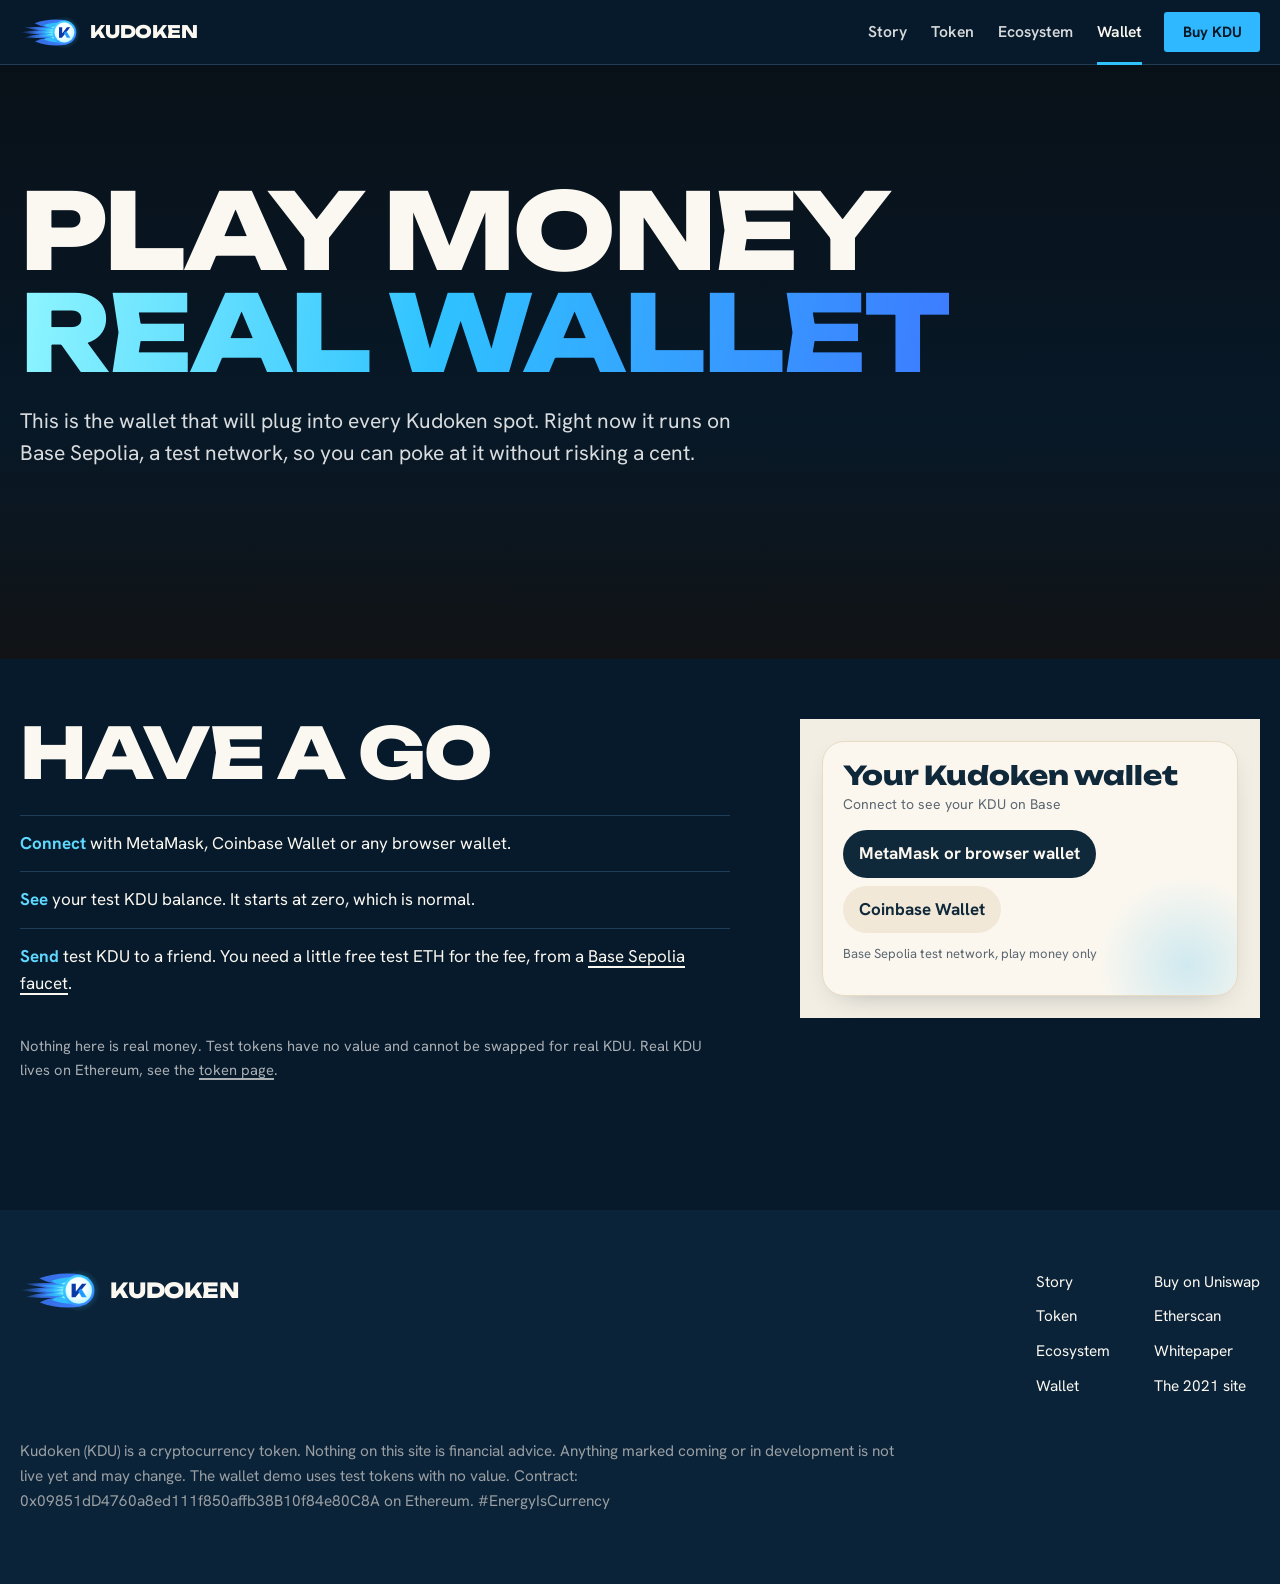
<file: wallet/index.html>
<!DOCTYPE html>
<html lang="en">
<head>
<meta charset="utf-8">
<meta name="viewport" content="width=device-width, initial-scale=1">
<title>The wallet | Kudoken (KDU)</title>
<meta name="description" content="Try the Kudoken wallet on the Base Sepolia test network with play money.">
<link rel="canonical" href="https://kudoken.space/wallet/">
<meta property="og:type" content="website">
<meta property="og:site_name" content="Kudoken">
<meta property="og:title" content="The wallet | Kudoken (KDU)">
<meta property="og:description" content="Try the Kudoken wallet on the Base Sepolia test network with play money.">
<meta property="og:url" content="https://kudoken.space/wallet/">
<meta property="og:image" content="https://kudoken.space/images/v4/og.jpg">
<meta property="og:image:width" content="1200">
<meta property="og:image:height" content="630">
<meta name="twitter:card" content="summary_large_image">
<meta name="twitter:image" content="https://kudoken.space/images/v4/og.jpg">
<meta name="theme-color" content="#071a2b">
<link rel="icon" type="image/svg+xml" href="/images/v3/fb-coin.svg">
<link rel="icon" type="image/png" sizes="32x32" href="/images/v3/fb-32.png">
<link rel="icon" type="image/png" sizes="16x16" href="/images/v3/fb-16.png">
<link rel="apple-touch-icon" href="/images/v3/fb-180.png">
<link rel="preload" href="/fonts/unb-latin.woff2" as="font" type="font/woff2" crossorigin>
<link rel="preload" href="/fonts/hk-latin.woff2" as="font" type="font/woff2" crossorigin>
<link rel="stylesheet" href="/css/site.css?v=4">
</head>
<body class="p-wallet">
<svg class="fb-defs" width="0" height="0" aria-hidden="true" focusable="false"><defs><linearGradient id="fbT1" x1="0" y1="0" x2="1" y2="0"><stop offset="0" stop-color="#3d7bff" stop-opacity="0"/><stop offset=".35" stop-color="#3d7bff" stop-opacity=".85"/><stop offset="1" stop-color="#3d7bff"/></linearGradient>
<linearGradient id="fbT2" x1="0" y1="0" x2="1" y2="0"><stop offset="0" stop-color="#2fc2ff" stop-opacity="0"/><stop offset=".4" stop-color="#2fc2ff" stop-opacity=".9"/><stop offset="1" stop-color="#2fc2ff"/></linearGradient>
<linearGradient id="fbT3" x1="0" y1="0" x2="1" y2="0"><stop offset="0" stop-color="#8ff6ff" stop-opacity="0"/><stop offset=".45" stop-color="#8ff6ff"/><stop offset="1" stop-color="#ffffff"/></linearGradient>
<radialGradient id="fbGlow"><stop offset="0" stop-color="#2fc2ff" stop-opacity=".75"/><stop offset=".55" stop-color="#2fc2ff" stop-opacity=".28"/><stop offset="1" stop-color="#2fc2ff" stop-opacity="0"/></radialGradient>
<radialGradient id="fbRing" cx=".42" cy=".4" r=".62"><stop offset="0" stop-color="#8ff6ff"/><stop offset=".7" stop-color="#2fc2ff"/><stop offset="1" stop-color="#3d7bff"/></radialGradient>
<radialGradient id="fbCore" cx=".45" cy=".42" r=".6"><stop offset="0" stop-color="#ffffff"/><stop offset=".62" stop-color="#f1feff"/><stop offset="1" stop-color="#b9f6ff"/></radialGradient></defs></svg>
<a class="sr" href="#main">Skip to content</a>
<header class="nav"><div class="w">
  <a class="brand" href="/" aria-label="Kudoken home"><svg class="fb" viewBox="0 0 240 120" aria-hidden="true" focusable="false"><circle class="glow" cx="172" cy="60" r="62" fill="url(#fbGlow)"/><g class="tail"><path class="t1" d="M180.0 14.0 C140.0 6.0 96.0 10.0 56.0 24.0 Q79.1 35.9 98.0 38.0 Q52.9 38.3 16.0 40.0 Q49.0 49.4 76.0 51.0 Q34.2 52.2 0.0 59.0 Q42.9 65.8 78.0 67.0 Q45.0 68.8 18.0 79.0 Q63.1 81.5 100.0 82.0 Q76.9 84.0 58.0 95.0 C96.0 110.0 140.0 114.0 180.0 106.0Z" fill="url(#fbT1)"/><path class="t2" d="M181.9 24.1 C152.3 17.9 119.8 21.0 90.2 31.9 Q107.3 41.2 121.2 42.8 Q87.9 43.1 60.6 44.4 Q85.0 51.7 105.0 53.0 Q74.0 53.9 48.7 59.2 Q80.5 64.5 106.4 65.5 Q82.0 66.9 62.0 74.8 Q95.4 76.8 122.7 77.2 Q105.6 78.7 91.6 87.3 C119.8 99.0 152.3 102.1 181.9 95.9Z" fill="url(#fbT2)"/><path class="t3" d="M182.0 34.2 C162.0 29.8 140.0 32.0 120.0 39.8 Q131.6 46.5 141.0 47.7 Q118.5 47.8 100.0 48.8 Q116.5 54.0 130.0 55.0 Q109.1 55.6 92.0 59.4 Q113.5 63.2 131.0 63.9 Q114.5 64.9 101.0 70.6 Q123.5 72.1 142.0 72.3 Q130.4 73.4 121.0 79.6 C140.0 88.0 162.0 90.2 182.0 85.8Z" fill="url(#fbT3)"/><g class="sps"><rect class="sp sp0" x="70" y="44" width="34" height="2.6" rx="1.3" fill="#ffffff"/><rect class="sp sp1" x="52" y="58" width="46" height="2.6" rx="1.3" fill="#ffffff"/><rect class="sp sp2" x="74" y="72" width="30" height="2.6" rx="1.3" fill="#ffffff"/><rect class="sp sp3" x="96" y="52" width="22" height="2.6" rx="1.3" fill="#ffffff"/></g></g><g class="coin"><circle cx="172" cy="60" r="46" fill="url(#fbRing)"/><circle cx="172" cy="60" r="38.5" fill="url(#fbCore)"/><path d="M142 38 A37 37 0 0 1 186 25" fill="none" stroke="#ffffff" stroke-width="2.4" stroke-linecap="round" opacity=".8"/><path fill="#0b3aa8" d="M151.01 80.00 L151.01 40.00 L163.34 40.00 L163.34 70.24 L160.14 67.63 L181.41 40.00 L194.45 40.00 L162.25 80.00Z"/><path fill="#1f9bff" d="M170.17 61.26 L179.27 53.93 L194.99 80.00 L180.93 80.00Z"/></g><circle class="burst" cx="172" cy="60" r="46" fill="none" stroke="#8ff6ff" stroke-width="5"/></svg><span>KUDOKEN</span></a>
  <nav class="links" aria-label="Main"><a href="/story/">Story</a><a href="/token/">Token</a><a href="/ecosystem/">Ecosystem</a><a href="/wallet/" aria-current="page">Wallet</a></nav>
  <a class="btn buy" href="https://app.uniswap.org/swap?chain=mainnet&outputCurrency=0x09851dD4760a8ed111f850affb38B10f84e80C8A" target="_blank" rel="noopener">Buy KDU</a>
  <details class="menu"><summary aria-label="Open menu">Menu</summary><nav class="panel" aria-label="Main"><a class="pg" href="/">Home</a><a class="pg" href="/story/">Story</a><a class="pg" href="/token/">Token</a><a class="pg" href="/ecosystem/">Ecosystem</a><a class="pg" href="/wallet/" aria-current="page">Wallet</a><a class="btn" href="https://app.uniswap.org/swap?chain=mainnet&outputCurrency=0x09851dD4760a8ed111f850affb38B10f84e80C8A" target="_blank" rel="noopener">Buy KDU on Uniswap</a></nav></details>
</div></header>
<main id="main">
<section class="photo" style="min-height:min(66svh,620px);--pos:50% 55%;--pos-m:30% 55%;--shade:linear-gradient(180deg,rgba(10,11,12,.62),rgba(10,11,12,.12) 60%,rgba(17,19,21,1))" aria-labelledby="wallet-title">
  <picture><source media="(max-width: 699px)" type="image/webp" srcset="/images/v4/cloud-bay-m.webp"><source media="(max-width: 699px)" srcset="/images/v4/cloud-bay-m.jpg"><source type="image/webp" srcset="/images/v4/cloud-bay.webp"><img src="/images/v4/cloud-bay.jpg" width="1800" height="1350" loading="lazy" decoding="async" alt="A bay under a long bank of white clouds, black lava rock along the shore"></picture>
  <div class="w phead">
    <h1 id="wallet-title">Play money<br><span class="v">real wallet</span></h1>
    <p class="lede">This is the wallet that will plug into every Kudoken spot. Right now it runs on Base Sepolia, a test network, so you can poke at it without risking a cent.</p>
  </div>
</section>

<section class="pad" style="padding-top:clamp(30px,5vw,60px)" aria-label="Wallet demo">
  <div class="w wallet-grid">
    <div>
      <h2>Have a go</h2>
      <ul class="facts">
        <li><b>Connect</b> with MetaMask, Coinbase Wallet or any browser wallet.</li>
        <li><b>See</b> your test KDU balance. It starts at zero, which is normal.</li>
        <li><b>Send</b> test KDU to a friend. You need a little free test ETH for the fee, from a <a href="https://docs.base.org/base-chain/network-information/network-faucets" target="_blank" rel="noopener">Base Sepolia faucet</a>.</li>
      </ul>
      <p class="cap" style="color:var(--mute);margin-top:22px">Nothing here is real money. Test tokens have no value and cannot be swapped for real KDU. Real KDU lives on Ethereum, see the <a href="/token/">token page</a>.</p>
    </div>
    <div class="wallet-slot" id="kdu-wallet">
      <kudoken-wallet chain="base-sepolia" token="0xA3e077C25d3e2279B1429eDb9F25071674C53b51" mode="wallet"></kudoken-wallet>
      <noscript><p>The wallet demo needs JavaScript.</p></noscript>
    </div>
  </div>
</section>

</main>
<footer><div class="w">
  <div class="top">
    <a class="brand" href="/" aria-label="Kudoken home"><svg class="fb" viewBox="0 0 240 120" aria-hidden="true" focusable="false"><circle class="glow" cx="172" cy="60" r="62" fill="url(#fbGlow)"/><g class="tail"><path class="t1" d="M180.0 14.0 C140.0 6.0 96.0 10.0 56.0 24.0 Q79.1 35.9 98.0 38.0 Q52.9 38.3 16.0 40.0 Q49.0 49.4 76.0 51.0 Q34.2 52.2 0.0 59.0 Q42.9 65.8 78.0 67.0 Q45.0 68.8 18.0 79.0 Q63.1 81.5 100.0 82.0 Q76.9 84.0 58.0 95.0 C96.0 110.0 140.0 114.0 180.0 106.0Z" fill="url(#fbT1)"/><path class="t2" d="M181.9 24.1 C152.3 17.9 119.8 21.0 90.2 31.9 Q107.3 41.2 121.2 42.8 Q87.9 43.1 60.6 44.4 Q85.0 51.7 105.0 53.0 Q74.0 53.9 48.7 59.2 Q80.5 64.5 106.4 65.5 Q82.0 66.9 62.0 74.8 Q95.4 76.8 122.7 77.2 Q105.6 78.7 91.6 87.3 C119.8 99.0 152.3 102.1 181.9 95.9Z" fill="url(#fbT2)"/><path class="t3" d="M182.0 34.2 C162.0 29.8 140.0 32.0 120.0 39.8 Q131.6 46.5 141.0 47.7 Q118.5 47.8 100.0 48.8 Q116.5 54.0 130.0 55.0 Q109.1 55.6 92.0 59.4 Q113.5 63.2 131.0 63.9 Q114.5 64.9 101.0 70.6 Q123.5 72.1 142.0 72.3 Q130.4 73.4 121.0 79.6 C140.0 88.0 162.0 90.2 182.0 85.8Z" fill="url(#fbT3)"/><g class="sps"><rect class="sp sp0" x="70" y="44" width="34" height="2.6" rx="1.3" fill="#ffffff"/><rect class="sp sp1" x="52" y="58" width="46" height="2.6" rx="1.3" fill="#ffffff"/><rect class="sp sp2" x="74" y="72" width="30" height="2.6" rx="1.3" fill="#ffffff"/><rect class="sp sp3" x="96" y="52" width="22" height="2.6" rx="1.3" fill="#ffffff"/></g></g><g class="coin"><circle cx="172" cy="60" r="46" fill="url(#fbRing)"/><circle cx="172" cy="60" r="38.5" fill="url(#fbCore)"/><path d="M142 38 A37 37 0 0 1 186 25" fill="none" stroke="#ffffff" stroke-width="2.4" stroke-linecap="round" opacity=".8"/><path fill="#0b3aa8" d="M151.01 80.00 L151.01 40.00 L163.34 40.00 L163.34 70.24 L160.14 67.63 L181.41 40.00 L194.45 40.00 L162.25 80.00Z"/><path fill="#1f9bff" d="M170.17 61.26 L179.27 53.93 L194.99 80.00 L180.93 80.00Z"/></g><circle class="burst" cx="172" cy="60" r="46" fill="none" stroke="#8ff6ff" stroke-width="5"/></svg><span>KUDOKEN</span></a>
    <nav aria-label="Footer">
      <a href="/story/">Story</a><a href="https://app.uniswap.org/swap?chain=mainnet&outputCurrency=0x09851dD4760a8ed111f850affb38B10f84e80C8A" target="_blank" rel="noopener">Buy on Uniswap</a>
      <a href="/token/">Token</a><a href="https://etherscan.io/token/0x09851dD4760a8ed111f850affb38B10f84e80C8A" target="_blank" rel="noopener">Etherscan</a>
      <a href="/ecosystem/">Ecosystem</a><a href="https://github.com/KudokenToken/Kudoken" target="_blank" rel="noopener">Whitepaper</a>
      <a href="/wallet/">Wallet</a><a href="https://web.archive.org/web/20221203163118/https://kudoken.io/" target="_blank" rel="noopener">The 2021 site</a>
    </nav>
  </div>
  <p class="fine">Kudoken (KDU) is a cryptocurrency token. Nothing on this site is financial advice. Anything marked coming or in development is not live yet and may change. The wallet demo uses test tokens with no value. Contract: 0x09851dD4760a8ed111f850affb38B10f84e80C8A on Ethereum. #EnergyIsCurrency</p>
</div></footer>
<script src="/js/site.js?v=4" defer></script>
<script src="/js/kudoken-wallet.js" defer></script>
</body>
</html>
</file>
<file: css/site.css>
@font-face{font-family:"Hanken Grotesk";src:url(/fonts/hk-latin.woff2) format("woff2");font-weight:400 800;font-display:swap;unicode-range:U+0000-00FF,U+0131,U+0152-0153,U+02BB-02BC,U+02C6,U+02DA,U+02DC,U+0304,U+0308,U+0329,U+2000-206F,U+20AC,U+2122,U+2191,U+2193,U+2212,U+2215,U+FEFF,U+FFFD}
@font-face{font-family:"Hanken Grotesk";src:url(/fonts/hk-latin-ext.woff2) format("woff2");font-weight:400 800;font-display:swap;unicode-range:U+0100-02BA,U+02BD-02C5,U+02C7-02CC,U+02CE-02D7,U+02DD-02FF,U+0304,U+0308,U+0329,U+1D00-1DBF,U+1E00-1E9F,U+1EF2-1EFF,U+2020,U+20A0-20AB,U+20AD-20C4,U+2113,U+2C60-2C7F,U+A720-A7FF}

@font-face{font-family:"Unbounded";src:url(/fonts/unb-latin.woff2) format("woff2");font-weight:500 900;font-display:swap;unicode-range:U+0000-00FF,U+0131,U+0152-0153,U+02BB-02BC,U+02C6,U+02DA,U+02DC,U+0304,U+0308,U+0329,U+2000-206F,U+20AC,U+2122,U+2191,U+2193,U+2212,U+2215,U+FEFF,U+FFFD}
@font-face{font-family:"Unbounded";src:url(/fonts/unb-latin-ext.woff2) format("woff2");font-weight:500 900;font-display:swap;unicode-range:U+0100-02BA,U+02BD-02C5,U+02C7-02CC,U+02CE-02D7,U+02DD-02FF,U+0304,U+0308,U+0329,U+1D00-1DBF,U+1E00-1E9F,U+1EF2-1EFF,U+2020,U+20A0-20AB,U+20AD-20C0,U+2113,U+2C60-2C7F,U+A720-A7FF}

/* Kudoken v4. Self-hosted fonts, no trackers, no cookies. */
:root{
  --ink:#071a2b; --ink-2:#0b2338; --ink-3:#123049; --line:#1f3d56;
  --paper:#f3eee3; --sand:#e8dfcd; --cream:#fbf8f1;
  /* electric ocean blue, as live on kudoken.space */
  --aqua:#8ff6ff; --blue:#2fc2ff; --indigo:#3d7bff; --blue-l:#5fd8ff; --btn:#2fb8ff; --on-btn:#061826; --blue-d:#0a5fd6;
  --grad:linear-gradient(100deg,#8ff6ff 0%,#2fc2ff 45%,#3d7bff 100%); --grad-d:linear-gradient(100deg,#0a72e6,#1340c4);
  /* small accents, exact hexes from the themes branch previews */
  --violet:#c9a3ff; --violet-l:#cfb0ff; --violet-f:#b48cff; --violet-d:#6b2fd9; --green:#3dffa8; --green-d:#3d7a00;
  --mute:#a9aeb3; --mute-d:#5c6066;
  --acc:var(--blue); --acc-d:var(--blue-d); --acc-2:var(--violet);
  --display:"Unbounded","Arial Black",sans-serif;
  --body:"Hanken Grotesk",system-ui,-apple-system,"Segoe UI",Roboto,sans-serif;
  --mono:ui-monospace,SFMono-Regular,Menlo,Consolas,monospace;
}

*{box-sizing:border-box;margin:0;padding:0}
html{scroll-padding-top:72px;-webkit-text-size-adjust:100%}
body{background:var(--ink);color:var(--cream);font:400 1.0625rem/1.62 var(--body);-webkit-font-smoothing:antialiased;overflow-x:clip}
body:has(.menu[open]){overflow:hidden}
img,video{display:block;max-width:100%;height:auto}
a{color:inherit;text-underline-offset:.22em;text-decoration-thickness:2px}
.w{width:min(1240px,100% - 40px);margin-inline:auto}
.sr{position:absolute;width:1px;height:1px;overflow:hidden;clip:rect(0 0 0 0);white-space:nowrap}
a.sr:focus{position:fixed;left:12px;top:12px;width:auto;height:auto;clip:auto;z-index:100;background:var(--btn);color:var(--on-btn);padding:10px 14px;font-weight:700}
:focus-visible{outline:3px solid var(--acc);outline-offset:3px}
br.m{display:none}
@media(max-width:699px){br.m{display:inline}br.d{display:none}}
h1,h2,h3{font-family:var(--display);font-weight:800;text-transform:uppercase;letter-spacing:-.025em;line-height:.96}
h1{font-size:clamp(2.5rem,10.4vw,6.6rem)}
h2{font-size:clamp(2rem,7vw,4.4rem);margin-bottom:.4em}
h3{font-size:clamp(1.2rem,2.4vw,1.55rem);line-height:1.05;margin-bottom:.35em;letter-spacing:-.01em}
p+p{margin-top:.9em}
.l,.v{background:var(--grad);-webkit-background-clip:text;background-clip:text;color:transparent;-webkit-box-decoration-break:clone;box-decoration-break:clone} .a{color:var(--acc)}
.paper .l,.paper .v,.sand .l,.sand .v{background:var(--grad-d);-webkit-background-clip:text;background-clip:text} .paper .a{color:var(--acc-d)}
.hi{background:linear-gradient(180deg,transparent 54%,var(--hi,var(--green)) 54%,var(--hi,var(--green)) 90%,transparent 90%);padding:0 .06em;-webkit-box-decoration-break:clone;box-decoration-break:clone}
.hi.v{--hi:var(--violet);color:inherit}
.paper .hi{--hi:var(--green)}
.paper{background:var(--paper);color:var(--ink)}
.sand{background:var(--sand);color:var(--ink)}
.lede{font-size:clamp(1.12rem,2.1vw,1.32rem);line-height:1.5;max-width:34em}
.big{font:500 clamp(1.5rem,3.5vw,2.6rem)/1.24 var(--body);letter-spacing:-.012em}
.pad{padding:clamp(70px,10vw,140px) 0}

/* buttons and links */
.btn{display:inline-flex;align-items:center;justify-content:center;gap:.6em;min-height:52px;padding:0 1.5em;border-radius:3px;border:2px solid var(--btn);background:var(--btn);color:var(--on-btn);font:700 1rem/1 var(--body);text-decoration:none;cursor:pointer;white-space:nowrap;transition:background .15s,border-color .15s,color .15s}
.btn:hover{background:var(--blue-l);border-color:var(--blue-l)}
.btn.v{background:var(--btn);border-color:var(--btn)}
.btn.v:hover{background:var(--blue-l);border-color:var(--blue-l)}
.btn.ghost{background:transparent;color:inherit;border-color:currentColor}
.btn.ghost:hover{background:var(--cream);color:var(--ink);border-color:var(--cream)}
.btn svg{width:1em;height:1em}
.go{font-weight:700;text-decoration:underline;text-decoration-color:var(--acc);text-decoration-thickness:3px;text-underline-offset:.3em;display:inline-flex;gap:.4em;align-items:baseline}
.go:hover{color:var(--acc)}
.paper .go:hover{color:var(--acc-d)}
.hero .go{text-decoration-color:var(--green)}
.row{display:flex;flex-wrap:wrap;gap:14px 22px;align-items:center;margin-top:28px}

/* nav */
.nav{position:sticky;top:0;z-index:50;background:var(--ink);border-bottom:1px solid var(--line)}
.nav .w{display:flex;align-items:center;gap:22px;height:64px}
.brand{display:flex;align-items:center;gap:8px;text-decoration:none;margin-right:auto;color:var(--cream)}
.brand .fb{width:62px;height:31px;flex:none}
.brand span{font:800 1.08rem/1 var(--display);letter-spacing:-.01em}
.nav .links{display:flex;gap:24px}
.nav .links a{text-decoration:none;font-weight:600;font-size:.98rem;color:#d7dadc;padding:20px 0 18px;border-bottom:3px solid transparent}
.nav .links a:hover{color:var(--cream)}
.nav .links a[aria-current]{color:var(--cream);border-color:var(--acc)}
.nav .btn{min-height:40px;padding:0 1.1em;font-size:.93rem}
.menu{display:none}
.menu summary{list-style:none;cursor:pointer;font:700 .95rem/1 var(--body);padding:11px 16px;border:2px solid var(--cream);border-radius:3px;user-select:none}
.menu summary::-webkit-details-marker{display:none}
.menu[open] summary{background:var(--cream);color:var(--ink)}
.menu .panel{position:fixed;left:0;right:0;top:64px;bottom:0;background:var(--ink);padding:18px 20px 40px;display:flex;flex-direction:column;overflow:auto}
.menu .panel a.pg{font:800 clamp(2rem,10.5vw,3.2rem)/1.05 var(--display);text-transform:uppercase;letter-spacing:-.03em;text-decoration:none;padding:16px 0;border-bottom:1px solid var(--line)}
.menu .panel a.pg:nth-child(odd):hover,.menu .panel a.pg[aria-current]:nth-child(odd){color:var(--blue-l)}
.menu .panel a.pg:nth-child(even):hover,.menu .panel a.pg[aria-current]:nth-child(even){color:var(--blue-l)}
.menu .panel .btn{margin-top:28px;align-self:flex-start}
@media(max-width:899px){.nav .links,.nav .buy{display:none}.menu{display:block}}
@media(max-width:380px){.brand .fb{width:52px;height:26px}.brand span{font-size:.98rem}}

/* full-bleed photo with text in its empty part */
.photo{position:relative;isolation:isolate;overflow:hidden;color:var(--cream)}
.photo > picture{position:absolute;inset:0;z-index:-2}
.photo > picture img{width:100%;height:100%;object-fit:cover;object-position:var(--pos,50% 50%)}
@media(max-width:699px){.photo > picture img{object-position:var(--pos-m,var(--pos,50% 50%))}}
.photo::after{content:"";position:absolute;inset:0;z-index:-1;background:var(--shade,linear-gradient(180deg,rgba(4,18,30,.55),rgba(4,18,30,0) 55%))}
.photo .w{position:relative}
.tall{min-height:min(100svh,920px)}
.mid{min-height:min(78svh,720px)}

/* home hero */
.hero{position:relative;display:grid;background:var(--ink);overflow:hidden}
.hero picture{grid-area:1/1}
.hero picture img{width:100%;height:auto}
.hero .shade{grid-area:1/1;background:linear-gradient(180deg,rgba(4,18,30,.8) 0%,rgba(4,18,30,.4) 30%,rgba(4,18,30,0) 50%,rgba(4,18,30,0) 86%,var(--ink) 100%)}
.hero h1 .l{background:linear-gradient(100deg,#c4fcff 0%,#6fe0ff 45%,#69a2ff 100%);filter:drop-shadow(0 2px 6px rgba(3,14,24,.75)) drop-shadow(0 0 22px rgba(47,184,255,.55));-webkit-background-clip:text;background-clip:text;color:transparent;-webkit-box-decoration-break:clone;box-decoration-break:clone}
.hero h1{grid-area:1/1;align-self:start;z-index:2;padding:26px 20px 0;font-size:min(10.4vw,6.2rem)}
.hero .after{padding:8px 20px 54px;position:relative;z-index:2}
.hero .tag{font-size:clamp(1.12rem,2.6vw,1.35rem);line-height:1.45;max-width:28em;color:#e6e8e9}
.hero .tag b{color:var(--cream)}
@media(min-width:900px){
  .hero{display:block;min-height:min(820px,calc(100svh - 64px))}
  .hero picture{position:absolute;inset:0}
  .hero picture img{position:absolute;inset:0;width:100%;height:100%;object-fit:cover;object-position:50% 72%;transform:scale(1.22);transform-origin:0% 72%}
  .hero .shade{position:absolute;inset:0;background:linear-gradient(90deg,rgba(4,18,30,.86),rgba(4,18,30,.62) 34%,rgba(4,18,30,.1) 58%,rgba(4,18,30,0) 70%)}
  .hero .copy{position:relative;z-index:2;min-height:inherit;display:flex;flex-direction:column;justify-content:center;width:min(720px,58vw);padding:60px 0 70px max(28px,calc((100vw - 1240px)/2))}
  .hero h1{padding:0}
  .hero .after{padding:0;margin-top:26px}
}
.hero-copy-m{display:contents}
.fb-hero{display:inline-block;width:2em;height:1em;margin:-.2em 0 -.2em .08em;vertical-align:.02em;font-style:normal;animation:fbFly 1.15s cubic-bezier(.16,.84,.24,1) .25s both;will-change:transform}
.fb-hero .fb{width:100%;height:100%;display:block}
.fb-hero .tail{transform-box:fill-box;transform-origin:100% 50%;animation:fbStretch 1.4s ease-out .25s both}
.fb-hero .fb .burst{animation:fbBurst .7s ease-out 1.3s both}
@keyframes fbFly{0%{transform:translateX(-110vw) scale(.6);opacity:0}12%{opacity:1}100%{transform:none;opacity:1}}
@keyframes fbStretch{0%{transform:scaleX(2.4)}65%{transform:scaleX(1.3)}100%{transform:none}}
@media(prefers-reduced-motion:reduce){.fb-hero,.fb-hero .tail{animation:none}}
.brand:hover .fb .coin{transform:scale(1.06);transition:transform .2s}
.fb-defs{position:absolute;width:0;height:0;overflow:hidden}

/* home intro + doors */
.intro-grid{display:grid;gap:36px}
@media(min-width:900px){.intro-grid{grid-template-columns:minmax(0,2.3fr) minmax(0,1fr);align-items:end;gap:70px}}
.intro-grid aside{font-size:1.02rem;color:var(--mute-d);border-left:3px solid var(--ink);padding-left:18px}
.intro-grid aside p{color:var(--ink)}
.doors{border-bottom:1px solid var(--line)}
.doors a{display:grid;grid-template-columns:minmax(0,1fr) auto;align-items:center;gap:4px 20px;padding:clamp(22px,3.4vw,34px) 0;border-top:1px solid var(--line);text-decoration:none}
.doors b{font:800 clamp(2.3rem,9.6vw,6.6rem)/.95 var(--display);text-transform:uppercase;letter-spacing:-.04em;transition:color .15s,transform .2s}
.doors span{grid-column:1;color:var(--mute);font-size:clamp(1rem,1.6vw,1.15rem)}
.doors svg{grid-row:1/3;grid-column:2;width:clamp(30px,4vw,54px);height:auto;transition:transform .2s}
.doors a:hover b{color:var(--blue-l)}
.doors a:last-child:hover b{color:var(--violet)}
.doors a:hover svg{transform:translateX(6px)}
.doors-head{display:flex;justify-content:space-between;align-items:end;gap:20px;margin-bottom:26px}
.doors-head p{color:var(--mute);max-width:24em}

/* page heads */
.phead{padding:clamp(56px,9vw,120px) 0 clamp(36px,6vw,70px)}
.phead .lede{color:#d9dcde;margin-top:22px}
.split{display:grid}
@media(min-width:900px){.split{grid-template-columns:minmax(0,1.15fr) minmax(0,1fr);min-height:min(760px,calc(100svh - 64px))}.split.rev > :first-child{order:2}}
.split > .txt{padding:clamp(48px,7vw,110px) clamp(20px,5vw,80px);display:flex;flex-direction:column;justify-content:center}
.split > figure{margin:0;position:relative;min-height:62vw}
@media(min-width:900px){.split > figure{min-height:0}}
.split > figure img{position:absolute;inset:0;width:100%;height:100%;object-fit:cover;object-position:var(--pos,50% 50%)}

/* story */
.ch{display:grid;gap:10px 48px;padding:clamp(48px,7vw,96px) 0;border-top:2px solid var(--ink)}
.ch:first-child{border-top:0}
@media(min-width:900px){.ch{grid-template-columns:minmax(0,5fr) minmax(0,7fr)}}
.yr{font:800 clamp(4.2rem,15vw,10.5rem)/.82 var(--display);letter-spacing:-.06em;color:transparent;-webkit-text-stroke:2px var(--ink)}
.yr small{display:block;font:700 clamp(1rem,1.8vw,1.25rem)/1.2 var(--body);letter-spacing:0;-webkit-text-stroke:0;color:var(--blue-d);margin-top:14px;text-transform:none}
.ch>*{min-width:0}
.yr.sm{font-size:clamp(3.3rem,12.5vw,8.4rem)}
.ch .txt{max-width:36em}
.ch .txt p{font-size:clamp(1.08rem,1.6vw,1.2rem)}
.ch figure{margin:28px 0 0}
.ch figure figcaption,.cap{font-size:.92rem;color:var(--mute-d);margin-top:10px}
.pull{font:800 clamp(1.6rem,4vw,2.8rem)/1.08 var(--display);text-transform:uppercase;letter-spacing:-.025em;margin:34px 0 0;max-width:16em}
.days{padding:clamp(70px,11vw,150px) 0}
.days .n{font:800 clamp(5rem,26vw,19rem)/.8 var(--display);letter-spacing:-.06em;color:var(--violet);font-variant-numeric:tabular-nums;margin-left:-.04em;background:var(--grad);-webkit-background-clip:text;background-clip:text;color:transparent}
.days .n small{display:block;font-size:.26em;line-height:1;margin-top:.45em;letter-spacing:-.02em;color:var(--cream);margin-left:.08em}
.days-grid{display:grid;gap:26px;margin-top:30px}
@media(min-width:900px){.days-grid{grid-template-columns:1fr 1fr;align-items:start}}
.days-grid p{font-size:clamp(1.1rem,1.8vw,1.3rem);max-width:30em}
.days-grid .fine{font-size:.95rem;color:var(--mute)}

/* token */
.spec{display:grid;gap:0;margin-top:10px}
.spec > div{display:grid;grid-template-columns:minmax(0,1fr);gap:2px;padding:18px 0;border-top:1px solid rgba(7,26,43,.2)}
@media(min-width:700px){.spec > div{grid-template-columns:200px minmax(0,1fr);align-items:baseline;gap:24px}}
.spec dt{font-weight:600;color:var(--mute-d)}
.spec dd{font:700 clamp(1.25rem,2.8vw,1.9rem)/1.15 var(--display);letter-spacing:-.02em}
.nos{font:800 clamp(2.1rem,7.4vw,5.6rem)/1 var(--display);text-transform:uppercase;letter-spacing:-.04em;margin:clamp(40px,6vw,70px) 0 8px}
.nos s{text-decoration-thickness:.09em;text-decoration-color:var(--blue-d)}
.addr{margin-top:34px;max-width:720px}
.addr label{display:block;font-weight:600;color:var(--mute-d);margin-bottom:8px}
.addr .r{display:flex;gap:8px;flex-wrap:wrap}
.addr code{flex:1 1 300px;min-width:0;font:500 .92rem/1.4 var(--mono);background:var(--cream);border:2px solid var(--ink);padding:13px 14px;overflow-wrap:anywhere}
.copy-btn{flex:none;min-height:50px;padding:0 18px;border:2px solid var(--ink);background:var(--ink);color:var(--cream);font:700 .95rem/1 var(--body);cursor:pointer;border-radius:3px}
.copy-btn.done{background:var(--green-d);border-color:var(--green-d)}
.donut-wrap{display:grid;gap:34px;align-items:center}
@media(min-width:900px){.donut-wrap{grid-template-columns:minmax(0,1fr) minmax(0,1.1fr);gap:70px}}
.donut-wrap svg{width:min(100%,460px);height:auto;display:block}
.svg-big{font:800 40px var(--display);fill:var(--cream);letter-spacing:-1px}
.svg-small{font:500 14px var(--body);fill:var(--mute)}
.legend{list-style:none;display:grid;gap:0;margin-top:22px}
.legend li{display:grid;grid-template-columns:18px minmax(0,1fr) auto;gap:14px;align-items:baseline;padding:14px 0;border-top:1px solid var(--line)}
.legend i{width:18px;height:18px;border-radius:50%;display:block;transform:translateY(3px)}
.legend b{font:700 clamp(1rem,2vw,1.3rem) var(--display);letter-spacing:-.02em;font-variant-numeric:tabular-nums}
.steps{list-style:none;counter-reset:s;display:grid;gap:0;margin-top:20px}
.steps li{counter-increment:s;display:grid;grid-template-columns:clamp(54px,9vw,110px) minmax(0,1fr);gap:16px;padding:24px 0;border-top:2px solid var(--ink)}
.steps li::before{content:counter(s);font:800 clamp(2.6rem,7vw,5rem)/.85 var(--display);color:var(--blue-d)}
.steps h3{margin-top:4px}
.fees{margin-top:34px;display:grid;gap:22px;max-width:760px}
.fees .bar{height:46px;background:var(--cream);border-radius:2px}
.fees .bar.base{width:max(6px,.625%);background:var(--green)}
.fees .lab{display:flex;justify-content:space-between;gap:12px;margin-bottom:8px;font-weight:600}
.fees .lab b{font:700 1.25rem var(--display);letter-spacing:-.02em}
.fees .base-row .lab b{color:var(--green)}
.times{font:800 clamp(3rem,12vw,8rem)/.9 var(--display);letter-spacing:-.05em;margin-top:40px;background:var(--grad);-webkit-background-clip:text;background-clip:text;color:transparent}
.times span{-webkit-text-fill-color:var(--cream);color:var(--cream)}
.times span{display:block;font:600 clamp(1.05rem,1.8vw,1.25rem)/1.4 var(--body);letter-spacing:0;color:var(--cream);margin-top:10px;max-width:24em}
.status{display:inline-flex;gap:.5em;align-items:baseline;font-weight:600;margin-top:18px}
.status b{font:800 1.05rem var(--display);letter-spacing:-.01em;color:var(--acc)}
.status b{color:var(--violet)}
.paper .status b,.sand .status b{color:var(--violet-d)}

/* ecosystem */
.proj h2{font-size:clamp(2.4rem,9vw,6.4rem)}
.proj p{max-width:30em;font-size:clamp(1.05rem,1.6vw,1.2rem)}
.slab{background:var(--paper);color:var(--ink);padding:clamp(26px,4vw,46px);max-width:620px}
.slab h2{font-size:clamp(2rem,9vw,3.6rem)}
@media(min-width:700px){.slab h2{font-size:clamp(2.4rem,4.2vw,3.6rem)}}
.violet-block{background:var(--ink-2);color:var(--cream)}

.proj .site{display:inline-block;margin-top:16px}

/* wallet */
.wallet-grid{display:grid;gap:40px}
@media(min-width:960px){.wallet-grid{grid-template-columns:minmax(0,1fr) 460px;gap:70px;align-items:start}}
.wallet-slot{background:var(--paper);padding:clamp(14px,2.4vw,22px);min-height:260px}
kudoken-wallet{display:block;max-width:none;--fire:#0a5fd6;--air:#0a5fd6;--comet:#5fd8ff;--kdu-display:"Unbounded","Arial Black",sans-serif}
.facts{list-style:none;margin-top:26px;display:grid;gap:0}
.facts li{padding:14px 0;border-top:1px solid var(--line)}
.facts li b{color:var(--blue-l)}

/* closing band + footer */
.closing h2{font-size:clamp(2.4rem,9.4vw,7rem)}
footer{background:var(--ink-2);color:#c5c9cc;padding:60px 0 70px;font-size:.96rem}
footer .top{display:flex;flex-wrap:wrap;gap:28px 60px;justify-content:space-between;align-items:flex-start}
footer .brand .fb{width:82px;height:41px}
footer .brand span{font-size:1.3rem}
footer nav{display:grid;grid-template-columns:repeat(2,minmax(0,auto));gap:10px 44px}
footer nav a{color:var(--cream);text-decoration:none}
footer nav a:hover{color:var(--blue-l);text-decoration:underline}
footer .fine{margin-top:40px;max-width:58em;color:#9a9fa4;overflow-wrap:anywhere}
@media(prefers-reduced-motion:reduce){.btn,.doors b,.doors svg{transition:none}}
/* Kudoken fireball motion: transforms and opacity only */
.fb{overflow:visible}
.fb .t1,.fb .t2,.fb .t3,.fb .coin,.fb .glow,.fb .burst,.fb .sp{transform-box:fill-box}
.fb .t1,.fb .t2,.fb .t3{transform-origin:100% 50%}
.fb .coin,.fb .glow,.fb .burst{transform-origin:50% 50%}
.fb .sp{transform-origin:100% 50%;opacity:0}
.fb .burst{opacity:0}
.fb .t1{animation:fbA 1.1s ease-in-out infinite alternate}
.fb .t2{animation:fbB .74s ease-in-out infinite alternate}
.fb .t3{animation:fbC .52s ease-in-out infinite alternate}
.fb .glow{animation:fbG 1.8s ease-in-out infinite alternate}
.fb .coin{animation:fbK 2.6s ease-in-out infinite alternate}
.fb .sp{animation:fbS .9s linear infinite}
.fb .sp1{animation-delay:-.3s}.fb .sp2{animation-delay:-.55s;animation-duration:1.1s}.fb .sp3{animation-delay:-.15s;animation-duration:.75s}
@keyframes fbA{0%{transform:scale(1,1)}100%{transform:scale(1.06,.95)}}
@keyframes fbB{0%{transform:scale(.96,1.02);opacity:.92}100%{transform:scale(1.08,.96);opacity:1}}
@keyframes fbC{0%{transform:scale(1.05,.97);opacity:1}100%{transform:scale(.92,1.04);opacity:.85}}
@keyframes fbG{0%{transform:scale(.94);opacity:.7}100%{transform:scale(1.08);opacity:1}}
@keyframes fbK{0%{transform:scale(1)}100%{transform:scale(1.025)}}
@keyframes fbS{0%{transform:translateX(0) scaleX(.4);opacity:0}25%{opacity:.85}100%{transform:translateX(-46px) scaleX(1);opacity:0}}
.fb.burst-now .burst{animation:fbBurst .6s ease-out}
.fb.burst-now .coin{animation:fbPop .6s ease-out}
@keyframes fbBurst{0%{transform:scale(.6);opacity:.95}100%{transform:scale(2.1);opacity:0}}
@keyframes fbPop{0%{transform:scale(1)}30%{transform:scale(1.12)}100%{transform:scale(1)}}
.fb.off *{animation-play-state:paused!important}
@media(prefers-reduced-motion:reduce){.fb *{animation:none!important}.fb .sp{opacity:0}}
</file>
